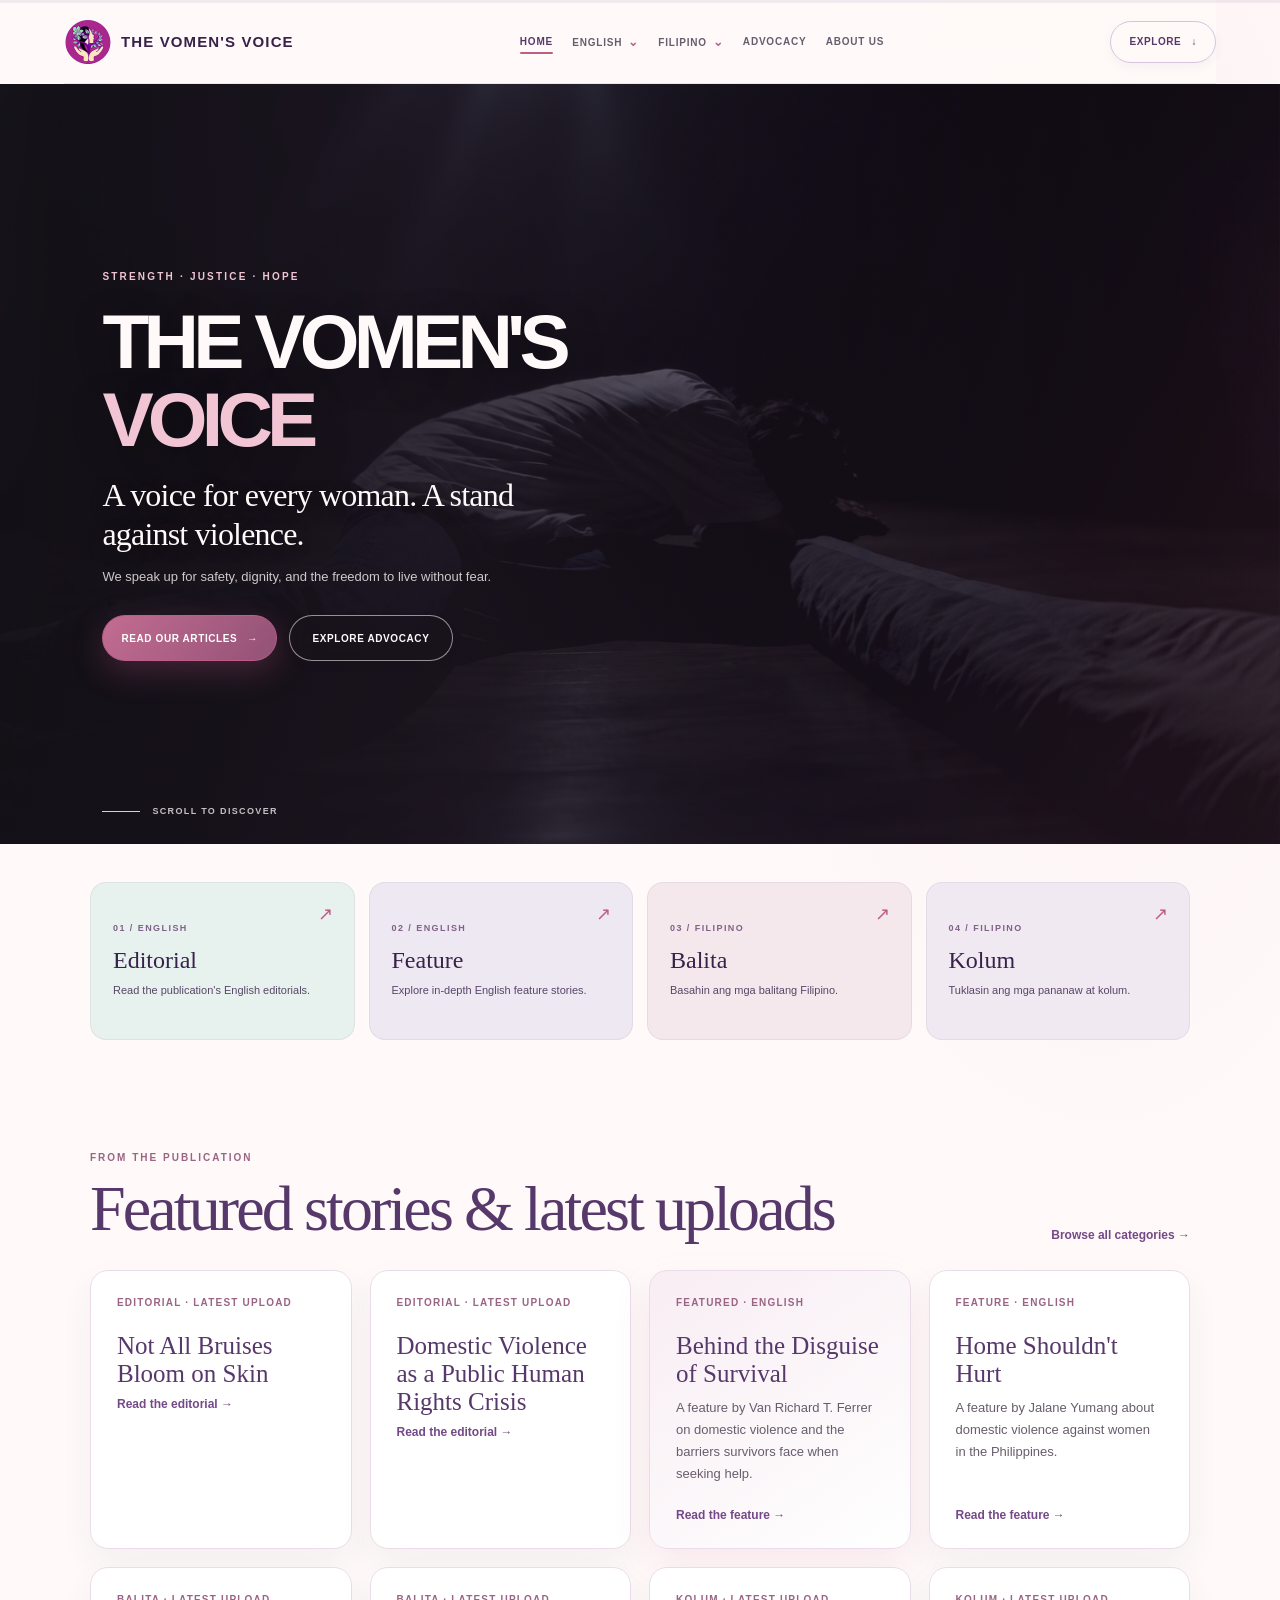
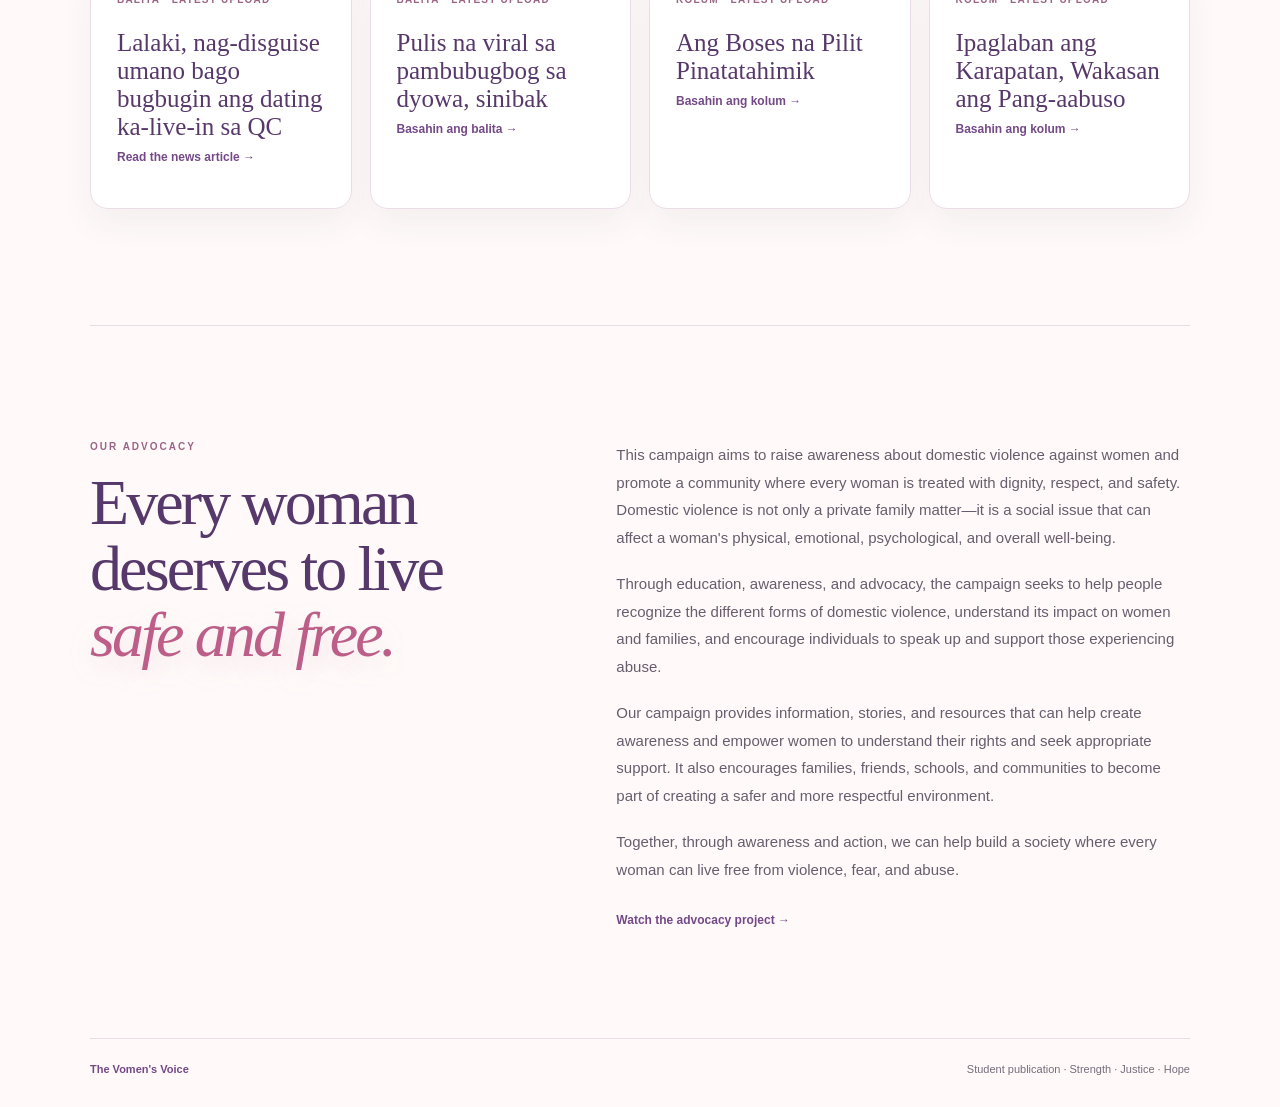
<file: index.html>
<!DOCTYPE html>
<html lang="en">
<head>
    <meta charset="UTF-8">
    <meta name="viewport" content="width=device-width, initial-scale=1.0">
    <meta name="description" content="The Vomen's Voice is a student publication advocating for women's safety, dignity, and equal voice.">
    <title>The Vomen's Voice | Home</title>
    <link rel="icon" type="image/png" sizes="32x32" href="assets/favicon.png">
    <link rel="stylesheet" href="styles.css">
</head>
<body>
    <header class="site-header" id="top">
        <a class="brand" href="myWebsite.html" aria-label="The Vomen's Voice home">
            <img class="brand-logo" src="assets/publication-logo.png" alt="">
            <span class="brand-name">The Vomen's Voice</span>
        </a>
        <nav class="main-nav" aria-label="Main navigation">
            <a class="active" href="myWebsite.html" aria-current="page">Home</a>
            <details class="nav-dropdown" name="primary-nav-sections">
                <summary>English</summary>
                <div class="nav-dropdown-menu">
                    <a href="menu.html#editorials">Editorial</a>
                    <a href="menu.html#features">Feature</a>
                </div>
            </details>
            <details class="nav-dropdown" name="primary-nav-sections">
                <summary>Filipino</summary>
                <div class="nav-dropdown-menu">
                    <a href="menu.html#balita">Balita</a>
                    <a href="menu.html#kolum">Kolum</a>
                </div>
            </details>
            <a href="advocacy.html">Advocacy</a>
            <a href="about.html">About Us</a>
        </nav>
        <div class="header-actions">
            <a class="header-explore" href="#featured">Explore <span aria-hidden="true">↓</span></a>
        </div>
    </header>
    <main>
        <section class="home-hero" aria-labelledby="home-title">
            <div class="hero-backdrop" aria-hidden="true">
                <img src="assets/cover-advocacy.png" alt="">
            </div>
            <div class="hero-copy">
                <div class="hero-brand-lockup">
                    <p class="hero-eyebrow">Strength · Justice · Hope</p>
                </div>
                <h1 class="hero-title" id="home-title">
                    <span>The Vomen's</span>
                    <span>Voice</span>
                </h1>
                <p class="hero-intro">A voice for every woman. A stand against violence.</p>
                <p class="hero-description">We speak up for safety, dignity, and the freedom to live without fear.</p>
                <div class="hero-actions">
                    <a class="button button-primary" href="menu.html#english">Read our articles <span aria-hidden="true">→</span></a>
                    <a class="button button-secondary" href="advocacy.html">Explore advocacy</a>
                </div>
            </div>
            <a class="hero-scroll" href="#featured"><span class="hero-scroll-line" aria-hidden="true"></span>Scroll to discover</a>
        </section>

        <section class="action-strip home-category-links" aria-label="Quick links to article categories">
            <a class="action-tile action-tile-education" href="menu.html#editorials">
                <span class="action-index">01 / ENGLISH</span>
                <span class="action-title">Editorial</span>
                <span class="action-description">Read the publication's English editorials.</span>
                <span class="action-arrow" aria-hidden="true">↗</span>
            </a>
            <a class="action-tile action-tile-voices" href="menu.html#features">
                <span class="action-index">02 / ENGLISH</span>
                <span class="action-title">Feature</span>
                <span class="action-description">Explore in-depth English feature stories.</span>
                <span class="action-arrow" aria-hidden="true">↗</span>
            </a>
            <a class="action-tile action-tile-advocacy" href="menu.html#balita">
                <span class="action-index">03 / FILIPINO</span>
                <span class="action-title">Balita</span>
                <span class="action-description">Basahin ang mga balitang Filipino.</span>
                <span class="action-arrow" aria-hidden="true">↗</span>
            </a>
            <a class="action-tile action-tile-column" href="menu.html#kolum">
                <span class="action-index">04 / FILIPINO</span>
                <span class="action-title">Kolum</span>
                <span class="action-description">Tuklasin ang mga pananaw at kolum.</span>
                <span class="action-arrow" aria-hidden="true">↗</span>
            </a>
        </section>

        <section class="home-content-section" id="featured" aria-labelledby="featured-title">
            <div class="section-topline">
                <div>
                    <p class="section-eyebrow">From the publication</p>
                    <h2 id="featured-title">Featured stories &amp; latest uploads</h2>
                </div>
                <a class="text-link" href="menu.html">Browse all categories <span aria-hidden="true">→</span></a>
            </div>
            <div class="story-grid">
                <article class="story-card">
                    <span class="story-label">Editorial · Latest upload</span>
                    <h3>Not All Bruises Bloom on Skin</h3>
                    <a href="editorial-not-all-bruises-bloom.html">Read the editorial <span aria-hidden="true">→</span></a>
                </article>
                <article class="story-card">
                    <span class="story-label">Editorial · Latest upload</span>
                    <h3>Domestic Violence as a Public Human Rights Crisis</h3>
                    <a href="editorial-domestic-violence-human-rights-crisis.html">Read the editorial <span aria-hidden="true">→</span></a>
                </article>
                <article class="story-card story-card-featured">
                    <span class="story-label">Featured · English</span>
                    <h3>Behind the Disguise of Survival</h3>
                    <p>A feature by Van Richard T. Ferrer on domestic violence and the barriers survivors face when seeking help.</p>
                    <a href="feature-behind-the-disguise.html">Read the feature <span aria-hidden="true">→</span></a>
                </article>
                <article class="story-card">
                    <span class="story-label">Feature · English</span>
                    <h3>Home Shouldn't Hurt</h3>
                    <p>A feature by Jalane Yumang about domestic violence against women in the Philippines.</p>
                    <a href="feature-home-shouldnt-hurt.html">Read the feature <span aria-hidden="true">→</span></a>
                </article>
                <article class="story-card">
                    <span class="story-label">Balita · Latest upload</span>
                    <h3>Lalaki, nag-disguise umano bago bugbugin ang dating ka-live-in sa QC</h3>
                    <a href="balita-qc-disguise.html">Read the news article <span aria-hidden="true">→</span></a>
                </article>
                <article class="story-card">
                    <span class="story-label">Balita · Latest upload</span>
                    <h3>Pulis na viral sa pambubugbog sa dyowa, sinibak</h3>
                    <a href="balita-pulis-viral-sinibak.html">Basahin ang balita <span aria-hidden="true">→</span></a>
                </article>
                <article class="story-card">
                    <span class="story-label">Kolum · Latest upload</span>
                    <h3>Ang Boses na Pilit Pinatatahimik</h3>
                    <a href="kolum-boses-na-pilit-pinatatahimik.html">Basahin ang kolum <span aria-hidden="true">→</span></a>
                </article>
                <article class="story-card">
                    <span class="story-label">Kolum · Latest upload</span>
                    <h3>Ipaglaban ang Karapatan, Wakasan ang Pang-aabuso</h3>
                    <a href="kolum-ipaglaban-karapatan-wakasan-pang-aabuso.html">Basahin ang kolum <span aria-hidden="true">→</span></a>
                </article>
            </div>
        </section>

        <section class="advocacy-section" id="advocacy" aria-labelledby="advocacy-title">
            <div class="advocacy-heading">
                <p class="section-eyebrow">Our advocacy</p>
                <h2 id="advocacy-title">Every woman deserves to live <em>safe and free.</em></h2>
            </div>
            <div class="advocacy-copy">
                <p>This campaign aims to raise awareness about domestic violence against women and promote a community where every woman is treated with dignity, respect, and safety. Domestic violence is not only a private family matter—it is a social issue that can affect a woman's physical, emotional, psychological, and overall well-being.</p>
                <p>Through education, awareness, and advocacy, the campaign seeks to help people recognize the different forms of domestic violence, understand its impact on women and families, and encourage individuals to speak up and support those experiencing abuse.</p>
                <p>Our campaign provides information, stories, and resources that can help create awareness and empower women to understand their rights and seek appropriate support. It also encourages families, friends, schools, and communities to become part of creating a safer and more respectful environment.</p>
                <p>Together, through awareness and action, we can help build a society where every woman can live free from violence, fear, and abuse.</p>
                <a class="text-link" href="advocacy.html#video">Watch the advocacy project <span aria-hidden="true">→</span></a>
            </div>
        </section>
    </main>
    <footer class="site-footer">
        <a href="#top">The Vomen's Voice</a>
        <span>Student publication · Strength · Justice · Hope</span>
    </footer>
    <script src="pages.js" defer></script>
</body>
</html>
</file>
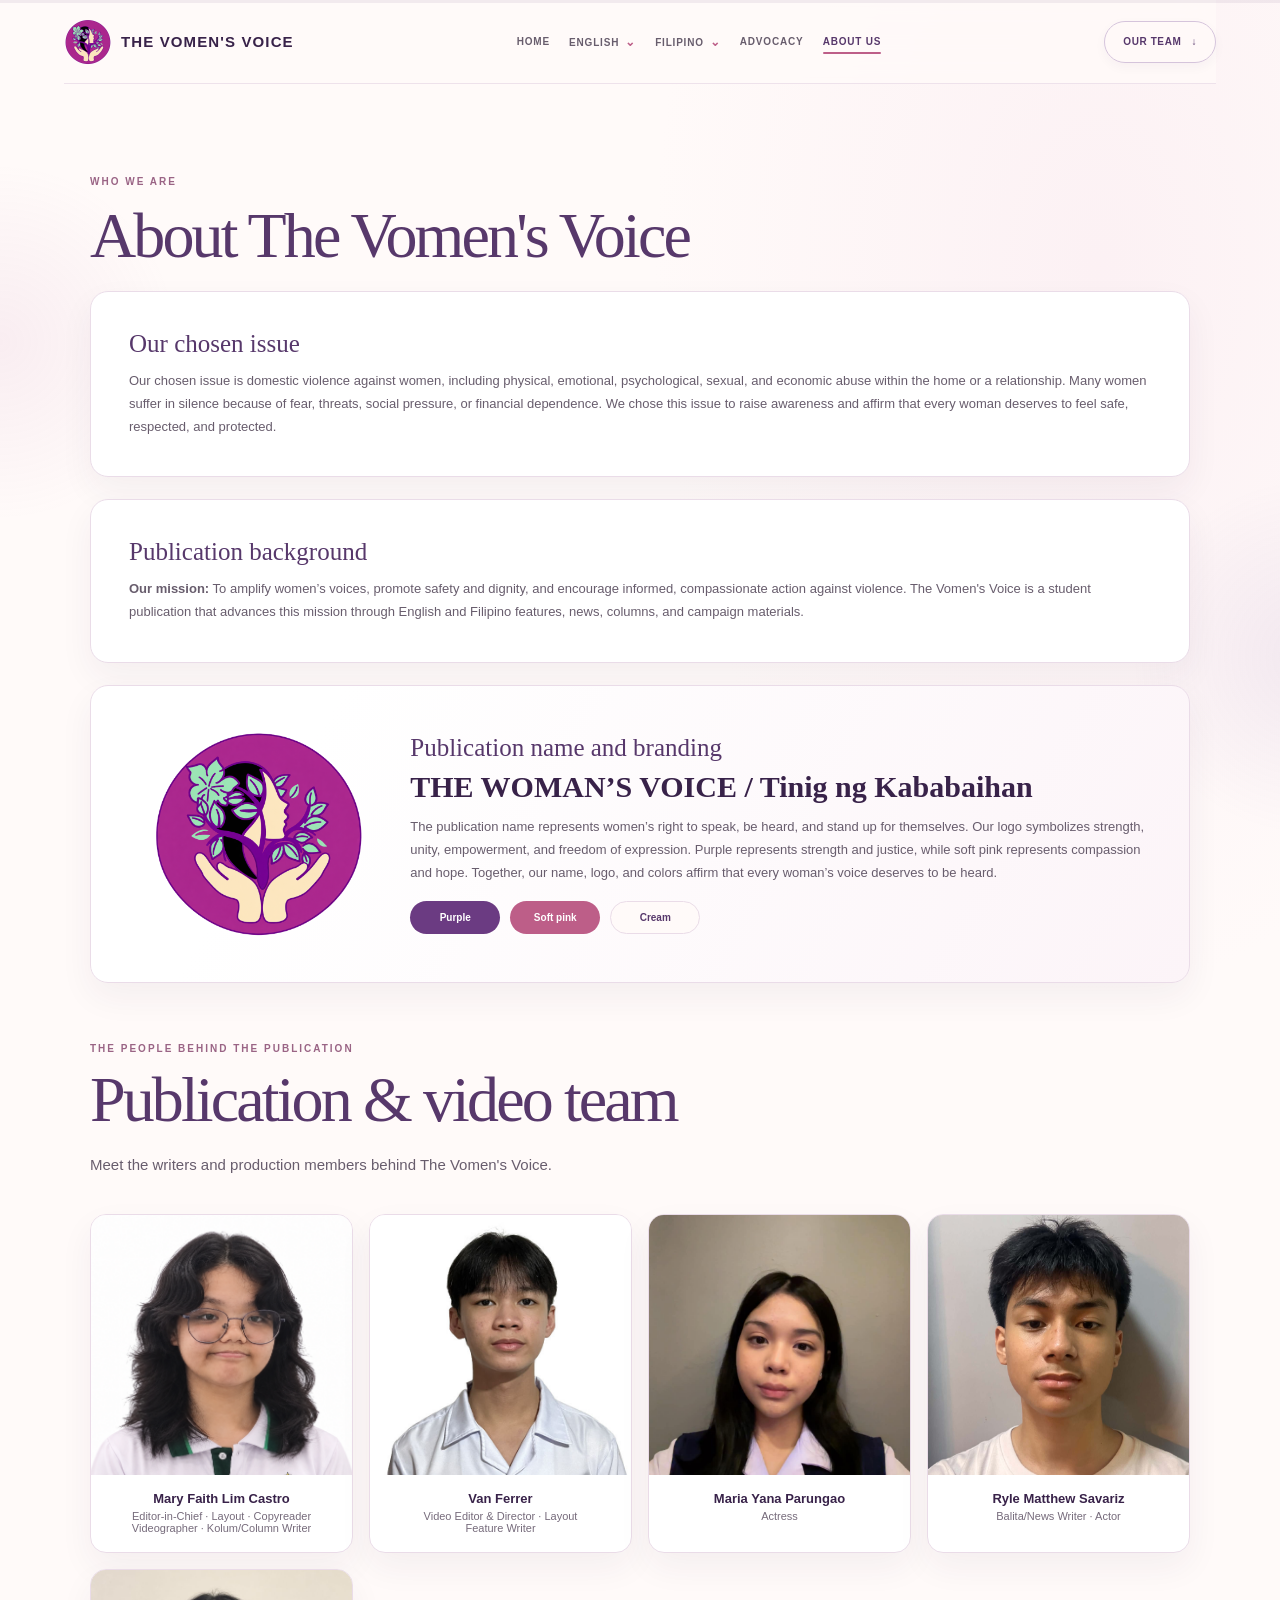
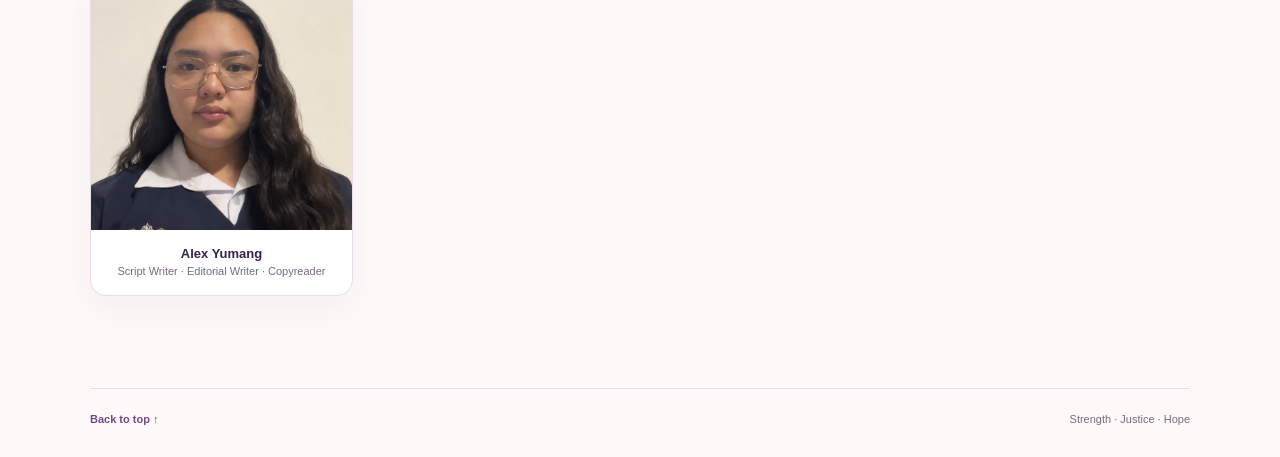
<file: about.html>
<!DOCTYPE html>
<html lang="en">
<head>
    <meta charset="UTF-8">
    <meta name="viewport" content="width=device-width, initial-scale=1.0">
    <meta name="description" content="Learn about The Vomen's Voice student publication and its editorial team.">
    <title>About Us | The Vomen's Voice</title>
    <link rel="icon" type="image/png" sizes="32x32" href="assets/favicon.png">
    <link rel="stylesheet" href="styles.css">
</head>
<body>
    <header class="site-header" id="top">
        <a class="brand" href="myWebsite.html" aria-label="The Vomen's Voice home"><img class="brand-logo" src="assets/publication-logo.png" alt=""><span class="brand-name">The Vomen's Voice</span></a>
        <nav class="main-nav" aria-label="Main navigation">
            <a href="myWebsite.html">Home</a>
            <details class="nav-dropdown" name="primary-nav-sections">
                <summary>English</summary>
                <div class="nav-dropdown-menu">
                    <a href="menu.html#editorials">Editorial</a>
                    <a href="menu.html#features">Feature</a>
                </div>
            </details>
            <details class="nav-dropdown" name="primary-nav-sections">
                <summary>Filipino</summary>
                <div class="nav-dropdown-menu">
                    <a href="menu.html#balita">Balita</a>
                    <a href="menu.html#kolum">Kolum</a>
                </div>
            </details>
            <a href="advocacy.html">Advocacy</a>
            <a class="active" href="about.html" aria-current="page">About Us</a>
        </nav>
        <div class="header-actions"><a class="header-explore" href="#team">Our team <span aria-hidden="true">↓</span></a></div>
    </header>
    <main class="page-content publication-content">
        <p class="section-eyebrow">Who we are</p>
        <h1>About The Vomen's Voice</h1>
        <section class="about-panel">
            <h2>Our chosen issue</h2>
            <p class="editor-note">Our chosen issue is domestic violence against women, including physical, emotional, psychological, sexual, and economic abuse within the home or a relationship. Many women suffer in silence because of fear, threats, social pressure, or financial dependence. We chose this issue to raise awareness and affirm that every woman deserves to feel safe, respected, and protected.</p>
        </section>
        <section class="about-panel">
            <h2>Publication background</h2>
            <p class="editor-note"><strong>Our mission:</strong> To amplify women’s voices, promote safety and dignity, and encourage informed, compassionate action against violence. The Vomen's Voice is a student publication that advances this mission through English and Filipino features, news, columns, and campaign materials.</p>
        </section>
        <section class="about-panel identity-panel">
            <img class="identity-logo" src="assets/publication-logo.png" alt="The Vomen's Voice logo">
            <div class="identity-copy">
                <h2>Publication name and branding</h2>
                <p class="identity-name">THE WOMAN’S VOICE / Tinig ng Kababaihan</p>
                <p class="editor-note">The publication name represents women’s right to speak, be heard, and stand up for themselves. Our logo symbolizes strength, unity, empowerment, and freedom of expression. Purple represents strength and justice, while soft pink represents compassion and hope. Together, our name, logo, and colors affirm that every woman’s voice deserves to be heard.</p>
                <div class="identity-swatches" aria-label="Publication colors">
                    <span class="swatch swatch-purple">Purple</span>
                    <span class="swatch swatch-rose">Soft pink</span>
                    <span class="swatch swatch-cream">Cream</span>
                </div>
            </div>
        </section>
        <section class="team-section" id="team" aria-labelledby="team-title">
            <p class="section-eyebrow">The people behind the publication</p>
            <h2 id="team-title">Publication &amp; video team</h2>
            <p class="page-intro">Meet the writers and production members behind The Vomen's Voice.</p>
            <div class="team-grid">
                <article class="team-card">
                    <div class="photo-placeholder"><img src="assets/team-mary-faith.png" alt="Mary Faith Lim Castro"></div>
                    <h3>Mary Faith Lim Castro</h3>
                    <p>Editor-in-Chief · Layout · Copyreader<br>Videographer · Kolum/Column Writer</p>
                </article>
                <article class="team-card">
                    <div class="photo-placeholder"><img src="assets/team-van.png" alt="Van Ferrer"></div>
                    <h3>Van Ferrer</h3>
                    <p>Video Editor &amp; Director · Layout<br>Feature Writer</p>
                </article>
                <article class="team-card team-card-yana">
                    <div class="photo-placeholder"><img src="assets/team-yana.png" alt="Maria Yana Parungao"></div>
                    <h3>Maria Yana Parungao</h3>
                    <p>Actress</p>
                </article>
                <article class="team-card">
                    <div class="photo-placeholder"><img src="assets/team-ryle.png" alt="Ryle Matthew Savariz"></div>
                    <h3>Ryle Matthew Savariz</h3>
                    <p>Balita/News Writer · Actor</p>
                </article>
                <article class="team-card">
                    <div class="photo-placeholder"><img src="assets/team-alex.png" alt="Alex Yumang"></div>
                    <h3>Alex Yumang</h3>
                    <p>Script Writer · Editorial Writer · Copyreader</p>
                </article>
            </div>
        </section>
    </main>
    <footer class="site-footer">
        <a href="#top">Back to top ↑</a>
        <span>Strength · Justice · Hope</span>
    </footer>
    <script src="pages.js" defer></script>
</body>
</html>
</file>
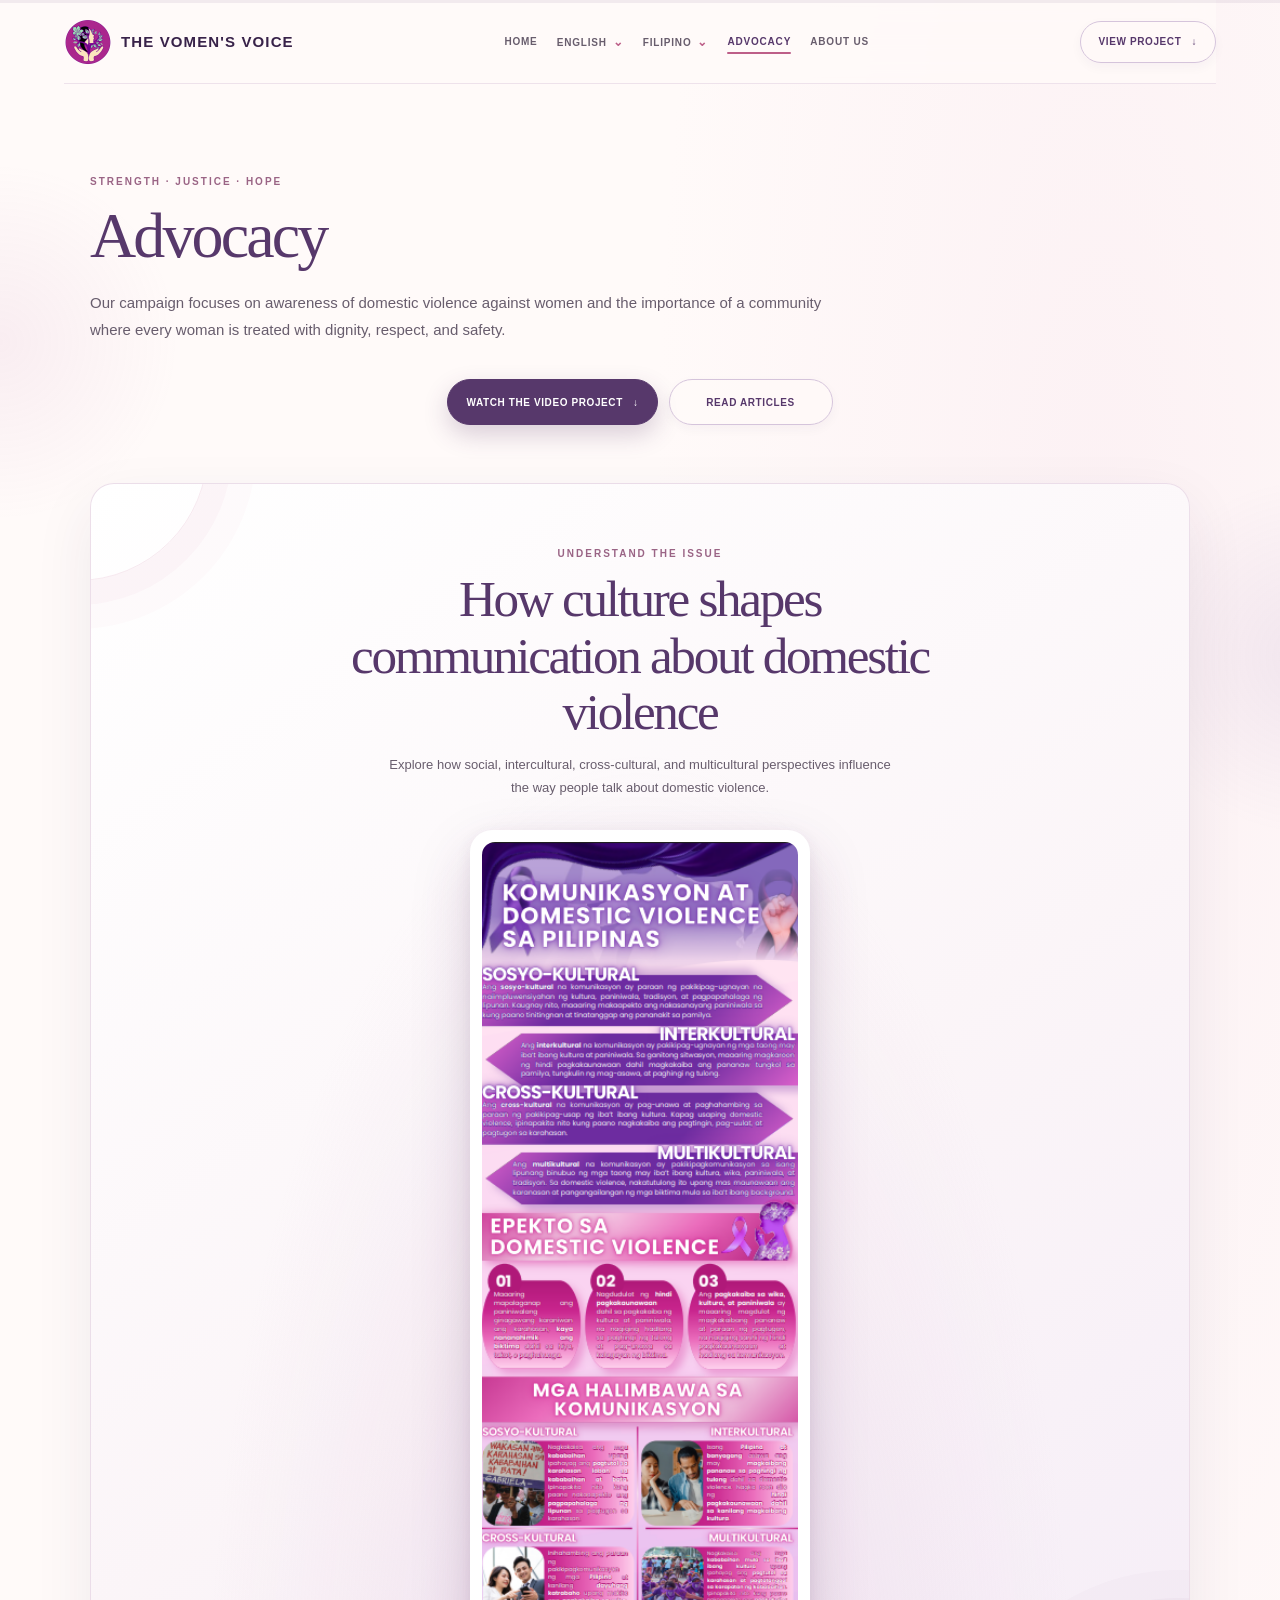
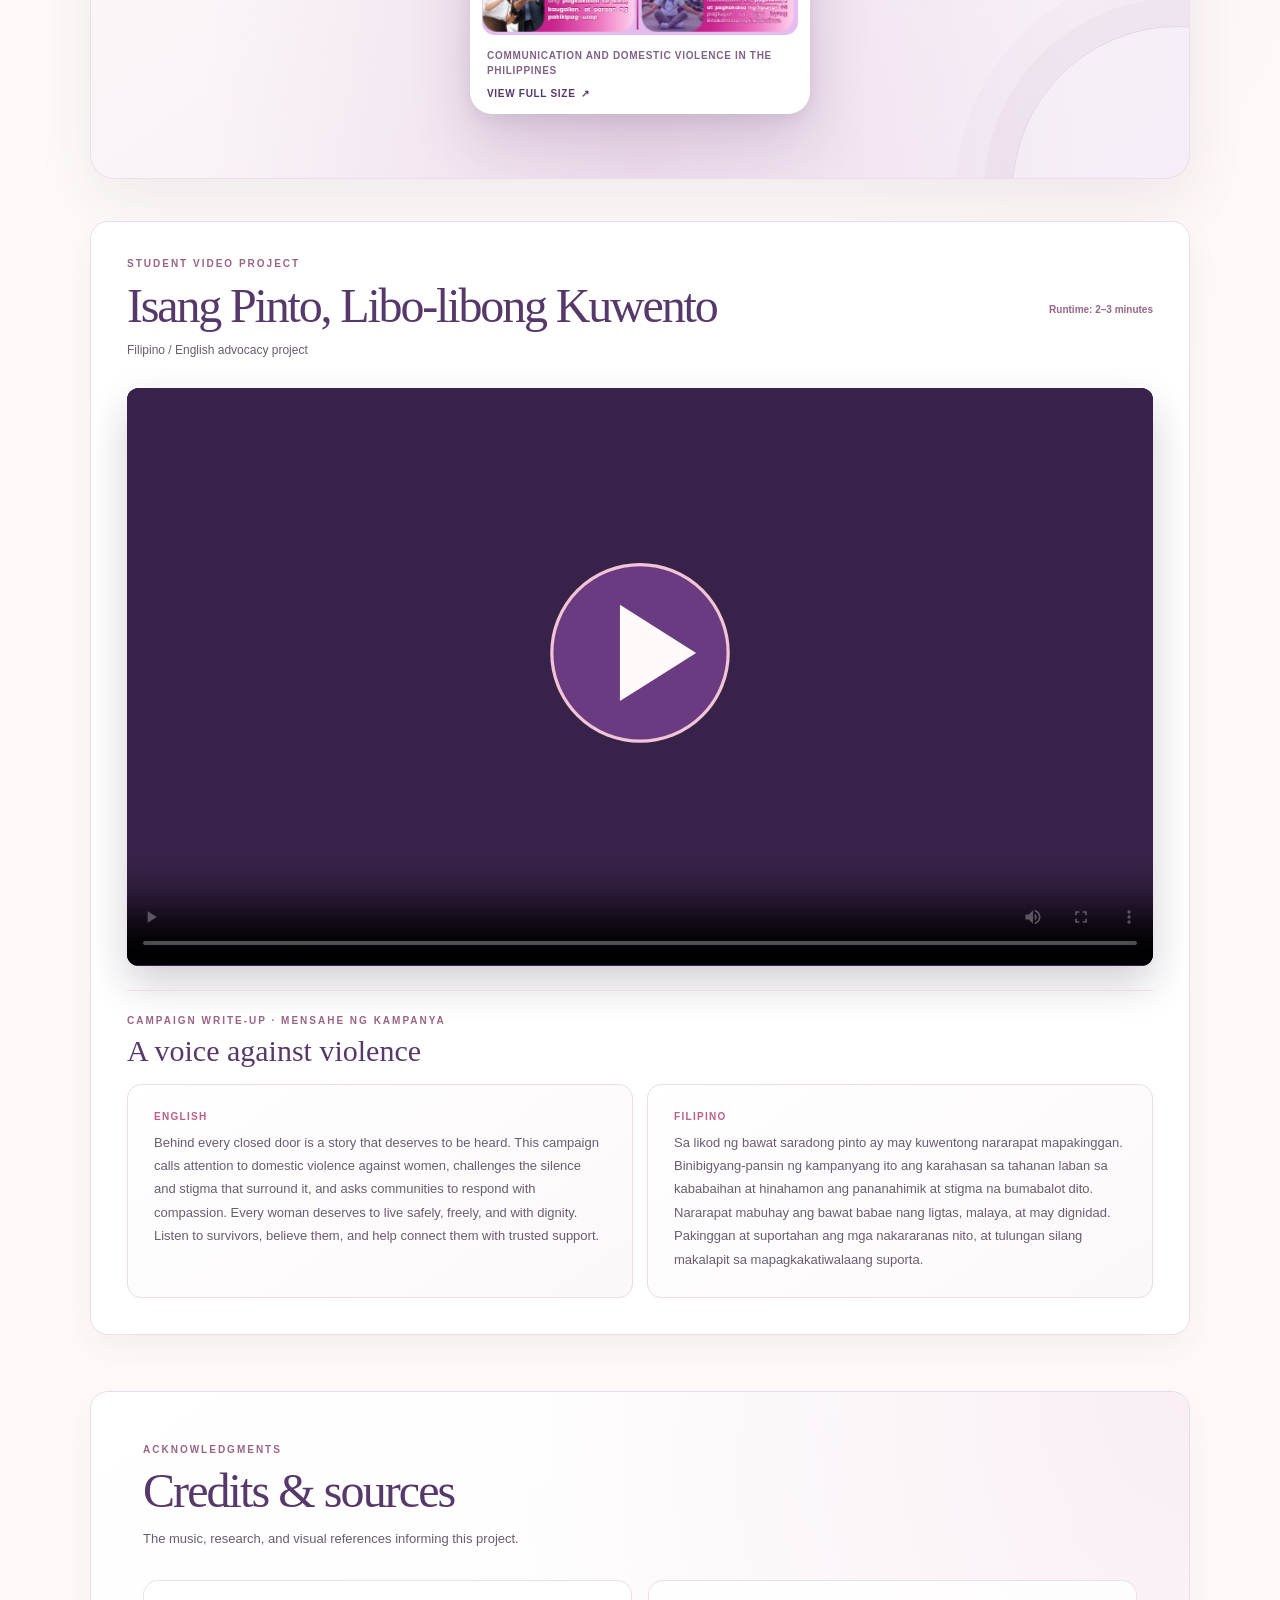
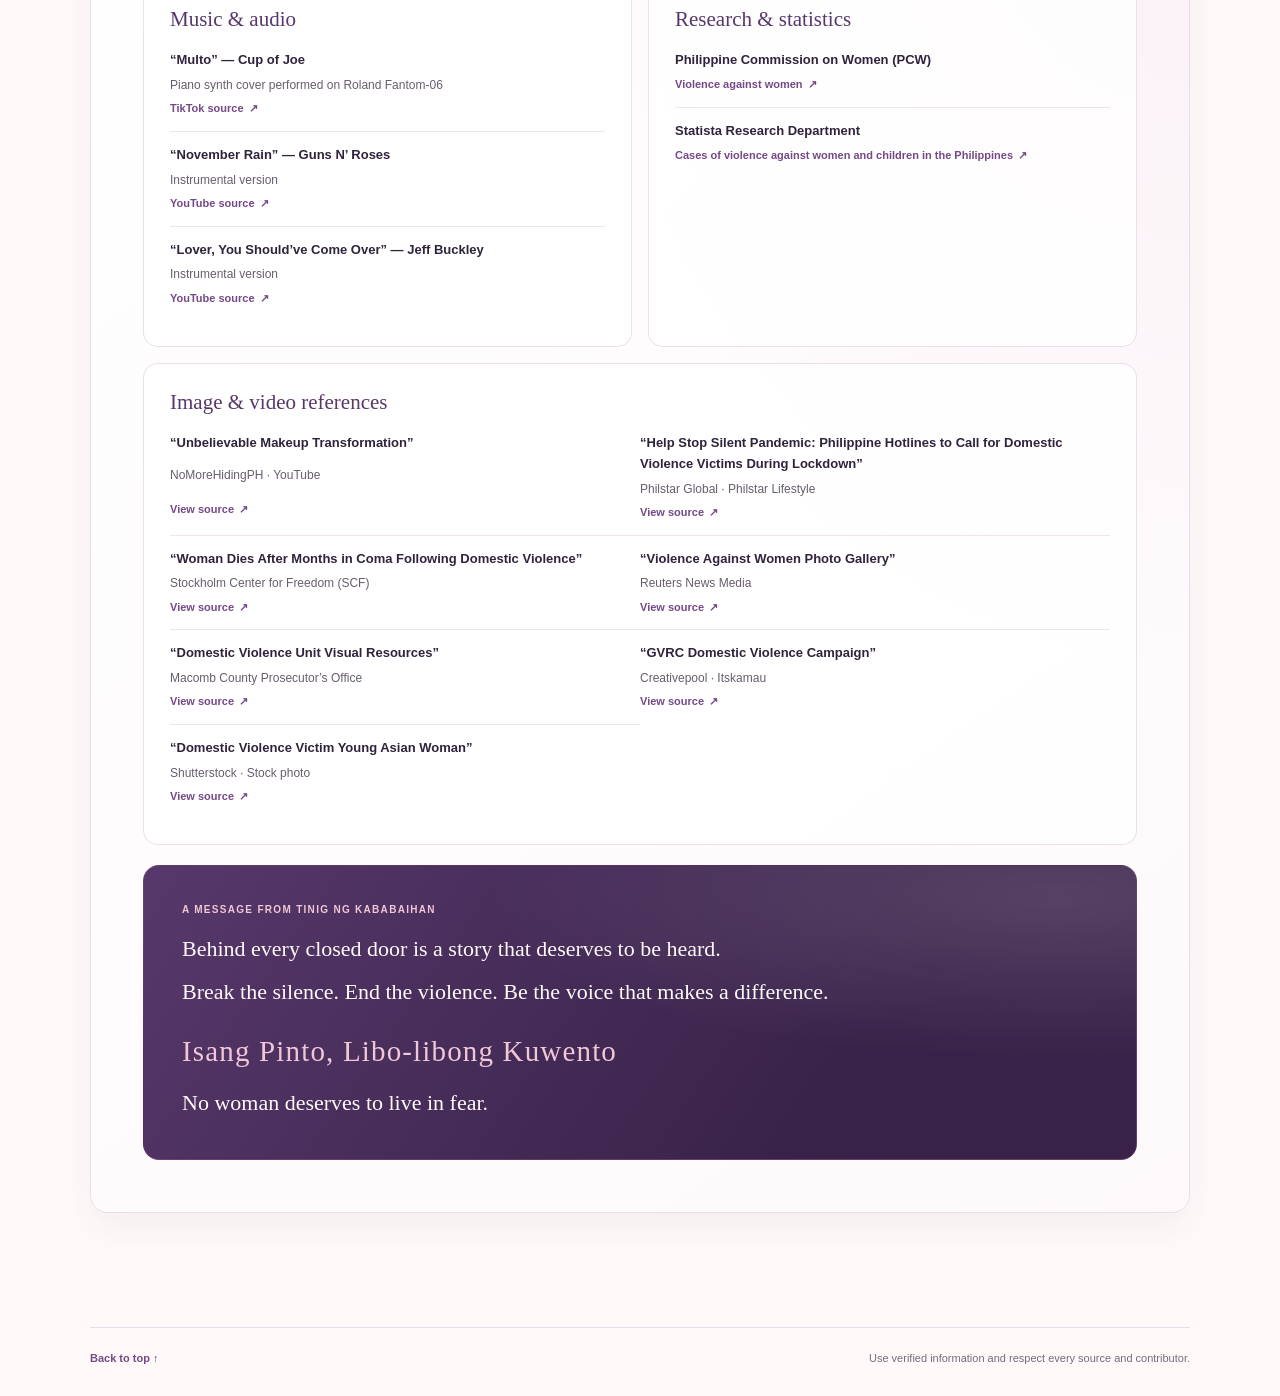
<file: advocacy.html>
<!DOCTYPE html>
<html lang="en">
<head>
    <meta charset="UTF-8">
    <meta name="viewport" content="width=device-width, initial-scale=1.0">
    <meta name="description" content="The Vomen's Voice advocacy campaign and student-produced video project.">
    <title>Advocacy | The Vomen's Voice</title>
    <link rel="icon" type="image/png" sizes="32x32" href="assets/favicon.png">
    <link rel="stylesheet" href="styles.css">
</head>
<body>
    <header class="site-header" id="top">
        <a class="brand" href="myWebsite.html" aria-label="The Vomen's Voice home"><img class="brand-logo" src="assets/publication-logo.png" alt=""><span class="brand-name">The Vomen's Voice</span></a>
        <nav class="main-nav" aria-label="Main navigation">
            <a href="myWebsite.html">Home</a>
            <details class="nav-dropdown" name="primary-nav-sections">
                <summary>English</summary>
                <div class="nav-dropdown-menu">
                    <a href="menu.html#editorials">Editorial</a>
                    <a href="menu.html#features">Feature</a>
                </div>
            </details>
            <details class="nav-dropdown" name="primary-nav-sections">
                <summary>Filipino</summary>
                <div class="nav-dropdown-menu">
                    <a href="menu.html#balita">Balita</a>
                    <a href="menu.html#kolum">Kolum</a>
                </div>
            </details>
            <a class="active" href="advocacy.html" aria-current="page">Advocacy</a>
            <a href="about.html">About Us</a>
        </nav>
        <div class="header-actions"><a class="header-explore" href="#video">View project <span aria-hidden="true">↓</span></a></div>
    </header>
    <main class="page-content publication-content">
        <p class="section-eyebrow">Strength · Justice · Hope</p>
        <h1>Advocacy</h1>
        <p class="page-intro">Our campaign focuses on awareness of domestic violence against women and the importance of a community where every woman is treated with dignity, respect, and safety.</p>
        <div class="hero-actions advocacy-actions">
            <a class="button button-primary" href="#video">Watch the video project <span aria-hidden="true">↓</span></a>
            <a class="button button-secondary" href="menu.html">Read articles</a>
        </div>

        <section class="infographic-feature" aria-labelledby="infographic-title">
            <div class="infographic-copy">
                <p class="section-eyebrow">Understand the issue</p>
                <h2 id="infographic-title">How culture shapes communication about domestic violence</h2>
                <p>Explore how social, intercultural, cross-cultural, and multicultural perspectives influence the way people talk about domestic violence.</p>
            </div>
            <figure class="infographic-card">
                <div class="infographic-image-wrap">
                    <a href="assets/dv-communication-infographic.png" target="_blank" rel="noopener noreferrer" aria-label="Open the full-size infographic in a new tab">
                        <img src="assets/dv-communication-infographic.png" alt="Filipino infographic explaining social, intercultural, cross-cultural, and multicultural communication around domestic violence, with effects and examples.">
                    </a>
                </div>
                <figcaption>
                    <span>Communication and domestic violence in the Philippines</span>
                    <a href="assets/dv-communication-infographic.png" target="_blank" rel="noopener noreferrer">View full size <span aria-hidden="true">↗</span></a>
                </figcaption>
            </figure>
        </section>

        <section class="video-project" id="video" aria-labelledby="video-title">
            <div class="section-topline">
                <div>
                    <p class="section-eyebrow">Student video project</p>
                    <h2 id="video-title">Isang Pinto, Libo-libong Kuwento</h2>
                    <p class="video-language-note">Filipino / English advocacy project</p>
                </div>
                <span class="video-duration">Runtime: 2–3 minutes</span>
            </div>
            <div class="video-frame">
                <video controls preload="metadata" poster="assets/video-poster.svg" aria-label="Student advocacy video about women's safety">
                    <source src="assets/GROUP3_LCS_PETA_FT_DomesticViolence.mp4" type="video/mp4">
                    Your browser does not support embedded video playback.
                </video>
            </div>
            <section class="campaign-writeup" aria-labelledby="campaign-writeup-title">
                <div class="campaign-writeup-heading">
                    <p class="section-eyebrow">Campaign write-up · Mensahe ng kampanya</p>
                    <h3 id="campaign-writeup-title">A voice against violence</h3>
                </div>
                <div class="campaign-language-grid">
                    <div class="campaign-language">
                        <h4>English</h4>
                        <p>Behind every closed door is a story that deserves to be heard. This campaign calls attention to domestic violence against women, challenges the silence and stigma that surround it, and asks communities to respond with compassion. Every woman deserves to live safely, freely, and with dignity. Listen to survivors, believe them, and help connect them with trusted support.</p>
                    </div>
                    <div class="campaign-language" lang="fil">
                        <h4>Filipino</h4>
                        <p>Sa likod ng bawat saradong pinto ay may kuwentong nararapat mapakinggan. Binibigyang-pansin ng kampanyang ito ang karahasan sa tahanan laban sa kababaihan at hinahamon ang pananahimik at stigma na bumabalot dito. Nararapat mabuhay ang bawat babae nang ligtas, malaya, at may dignidad. Pakinggan at suportahan ang mga nakararanas nito, at tulungan silang makalapit sa mapagkakatiwalaang suporta.</p>
                    </div>
                </div>
            </section>
        </section>

        <section class="credits-panel project-credits" aria-labelledby="credits-title">
            <div class="project-credits-heading">
                <p class="section-eyebrow">Acknowledgments</p>
                <h2 id="credits-title">Credits &amp; sources</h2>
                <p class="editor-note">The music, research, and visual references informing this project.</p>
            </div>
            <div class="credits-grid">
                <section class="credit-group" aria-labelledby="music-credits-title">
                    <h3 id="music-credits-title">Music &amp; audio</h3>
                    <ul>
                        <li>
                            <span class="credit-title">“Multo” — Cup of Joe</span>
                            <span class="credit-detail">Piano synth cover performed on Roland Fantom-06</span>
                            <a href="https://www.tiktok.com/@electric.vibes25/video/7601284438122663176" target="_blank" rel="noopener noreferrer">TikTok source <span aria-hidden="true">↗</span></a>
                        </li>
                        <li>
                            <span class="credit-title">“November Rain” — Guns N’ Roses</span>
                            <span class="credit-detail">Instrumental version</span>
                            <a href="https://youtu.be/mVFIGnKL2Rg" target="_blank" rel="noopener noreferrer">YouTube source <span aria-hidden="true">↗</span></a>
                        </li>
                        <li>
                            <span class="credit-title">“Lover, You Should’ve Come Over” — Jeff Buckley</span>
                            <span class="credit-detail">Instrumental version</span>
                            <a href="https://youtu.be/OYWZMiO7Keg" target="_blank" rel="noopener noreferrer">YouTube source <span aria-hidden="true">↗</span></a>
                        </li>
                    </ul>
                </section>
                <section class="credit-group" aria-labelledby="research-credits-title">
                    <h3 id="research-credits-title">Research &amp; statistics</h3>
                    <ul>
                        <li>
                            <span class="credit-title">Philippine Commission on Women (PCW)</span>
                            <a href="https://pcw.gov.ph/violence-against-women/" target="_blank" rel="noopener noreferrer">Violence against women <span aria-hidden="true">↗</span></a>
                        </li>
                        <li>
                            <span class="credit-title">Statista Research Department</span>
                            <a href="https://www.statista.com/statistics/1264780/philippines-cases-of-violence-against-women-and-children/" target="_blank" rel="noopener noreferrer">Cases of violence against women and children in the Philippines <span aria-hidden="true">↗</span></a>
                        </li>
                    </ul>
                </section>
                <section class="credit-group credit-group-wide" aria-labelledby="visual-credits-title">
                    <h3 id="visual-credits-title">Image &amp; video references</h3>
                    <ul class="visual-credit-list">
                        <li>
                            <span class="credit-title">“Unbelievable Makeup Transformation”</span>
                            <span class="credit-detail">NoMoreHidingPH · YouTube</span>
                            <a href="https://youtu.be/4NzXKxkdV98" target="_blank" rel="noopener noreferrer">View source <span aria-hidden="true">↗</span></a>
                        </li>
                        <li>
                            <span class="credit-title">“Help Stop Silent Pandemic: Philippine Hotlines to Call for Domestic Violence Victims During Lockdown”</span>
                            <span class="credit-detail">Philstar Global · Philstar Lifestyle</span>
                            <a href="https://www.philstar.com/lifestyle/health-and-family/2020/07/30/2031838/help-stop-silent-pandemic-philippine-hotlines-call-domestic-violence-victims-during-lockdown" target="_blank" rel="noopener noreferrer">View source <span aria-hidden="true">↗</span></a>
                        </li>
                        <li>
                            <span class="credit-title">“Woman Dies After Months in Coma Following Domestic Violence”</span>
                            <span class="credit-detail">Stockholm Center for Freedom (SCF)</span>
                            <a href="https://stockholmcf.org/woman-dies-after-months-in-coma-following-domestic-violence/" target="_blank" rel="noopener noreferrer">View source <span aria-hidden="true">↗</span></a>
                        </li>
                        <li>
                            <span class="credit-title">“Violence Against Women Photo Gallery”</span>
                            <span class="credit-detail">Reuters News Media</span>
                            <a href="https://www.reuters.com/news/picture/violence-against-women-idJPRTXCDUS/" target="_blank" rel="noopener noreferrer">View source <span aria-hidden="true">↗</span></a>
                        </li>
                        <li>
                            <span class="credit-title">“Domestic Violence Unit Visual Resources”</span>
                            <span class="credit-detail">Macomb County Prosecutor’s Office</span>
                            <a href="https://www.macombgov.org/departments/prosecutors-office/units/domestic-violence-unit" target="_blank" rel="noopener noreferrer">View source <span aria-hidden="true">↗</span></a>
                        </li>
                        <li>
                            <span class="credit-title">“GVRC Domestic Violence Campaign”</span>
                            <span class="credit-detail">Creativepool · Itskamau</span>
                            <a href="https://creativepool.com/itskamau/projects/gvrc-domestic-violence" target="_blank" rel="noopener noreferrer">View source <span aria-hidden="true">↗</span></a>
                        </li>
                        <li>
                            <span class="credit-title">“Domestic Violence Victim Young Asian Woman”</span>
                            <span class="credit-detail">Shutterstock · Stock photo</span>
                            <a href="https://www.shutterstock.com/image-photo/domestic-violence-victim-young-asian-woman-39879049" target="_blank" rel="noopener noreferrer">View source <span aria-hidden="true">↗</span></a>
                        </li>
                    </ul>
                </section>
            </div>
            <aside class="credits-message" aria-label="A message from Tinig ng Kababaihan">
                <p class="credits-message-label">A message from Tinig ng Kababaihan</p>
                <blockquote>
                    <p>Behind every closed door is a story that deserves to be heard.</p>
                    <p>Break the silence. End the violence. Be the voice that makes a difference.</p>
                    <p class="credits-message-slogan">Isang Pinto, Libo-libong Kuwento</p>
                    <p>No woman deserves to live in fear.</p>
                </blockquote>
            </aside>
        </section>
    </main>
    <footer class="site-footer">
        <a href="#top">Back to top ↑</a>
        <span>Use verified information and respect every source and contributor.</span>
    </footer>
    <script src="pages.js" defer></script>
</body>
</html>
</file>
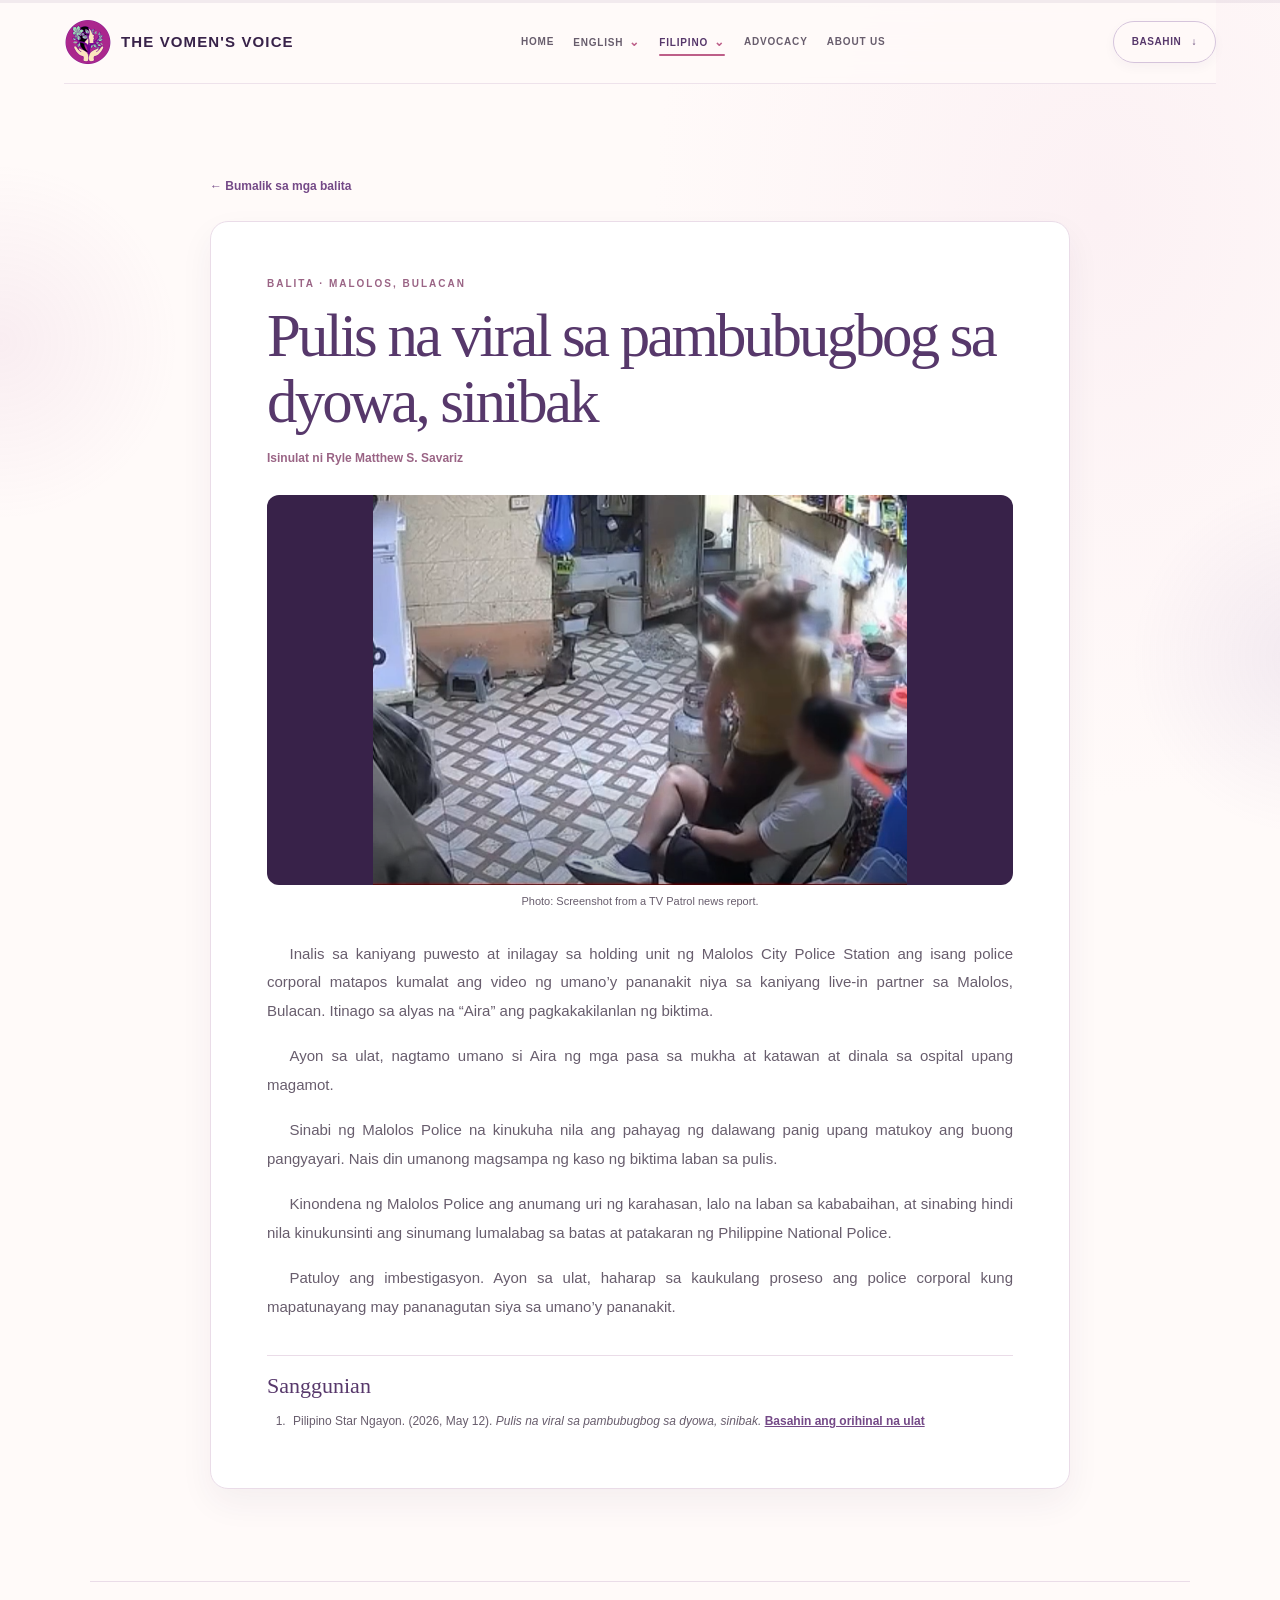
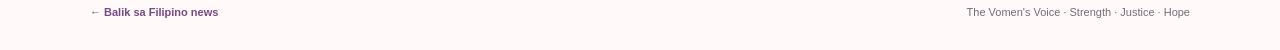
<file: balita-pulis-viral-sinibak.html>
<!DOCTYPE html>
<html lang="fil">
<head>
    <meta charset="UTF-8">
    <meta name="viewport" content="width=device-width, initial-scale=1.0">
    <meta name="description" content="Iniulat ng Pilipino Star Ngayon na inalis sa puwesto at inilagay sa holding unit ang pulis na iniimbestigahan kaugnay ng umano'y pambubugbog sa kaniyang live-in partner sa Malolos.">
    <title>Pulis na viral sa pambubugbog sa dyowa, sinibak | The Vomen's Voice</title>
    <link rel="icon" type="image/png" sizes="32x32" href="assets/favicon.png">
    <link rel="stylesheet" href="styles.css">
</head>
<body>
    <header class="site-header" id="top">
        <a class="brand" href="myWebsite.html" aria-label="The Vomen's Voice home"><img class="brand-logo" src="assets/publication-logo.png" alt=""><span class="brand-name">The Vomen's Voice</span></a>
        <nav class="main-nav" aria-label="Main navigation">
            <a href="myWebsite.html">Home</a>
            <details class="nav-dropdown" name="primary-nav-sections">
                <summary>English</summary>
                <div class="nav-dropdown-menu">
                    <a href="menu.html#editorials">Editorial</a>
                    <a href="menu.html#features">Feature</a>
                </div>
            </details>
            <details class="nav-dropdown" name="primary-nav-sections">
                <summary class="active" aria-current="page">Filipino</summary>
                <div class="nav-dropdown-menu">
                    <a class="active" href="menu.html#balita" aria-current="page">Balita</a>
                    <a href="menu.html#kolum">Kolum</a>
                </div>
            </details>
            <a href="advocacy.html">Advocacy</a>
            <a href="about.html">About Us</a>
        </nav>
        <div class="header-actions"><a class="header-explore" href="#article">Basahin <span aria-hidden="true">↓</span></a></div>
    </header>
    <main class="page-content publication-content article-page" id="article">
        <a class="article-back-link" href="menu.html#balita">← Bumalik sa mga balita</a>
        <article class="article-detail">
            <p class="section-eyebrow">Balita · Malolos, Bulacan</p>
            <h1>Pulis na viral sa pambubugbog sa dyowa, sinibak</h1>
            <p class="article-detail-byline">Isinulat ni Ryle Matthew S. Savariz</p>
            <figure class="article-illustration">
                <img src="assets/balita-pulis-tvpatrol.png" alt="Blurred CCTV still shown in a TV Patrol report about the alleged assault in Malolos.">
                <figcaption>Photo: Screenshot from a TV Patrol news report.</figcaption>
            </figure>
            <div class="article-body">
                <p>Inalis sa kaniyang puwesto at inilagay sa holding unit ng Malolos City Police Station ang isang police corporal matapos kumalat ang video ng umano’y pananakit niya sa kaniyang live-in partner sa Malolos, Bulacan. Itinago sa alyas na “Aira” ang pagkakakilanlan ng biktima.</p>
                <p>Ayon sa ulat, nagtamo umano si Aira ng mga pasa sa mukha at katawan at dinala sa ospital upang magamot.</p>
                <p>Sinabi ng Malolos Police na kinukuha nila ang pahayag ng dalawang panig upang matukoy ang buong pangyayari. Nais din umanong magsampa ng kaso ng biktima laban sa pulis.</p>
                <p>Kinondena ng Malolos Police ang anumang uri ng karahasan, lalo na laban sa kababaihan, at sinabing hindi nila kinukunsinti ang sinumang lumalabag sa batas at patakaran ng Philippine National Police.</p>
                <p>Patuloy ang imbestigasyon. Ayon sa ulat, haharap sa kaukulang proseso ang police corporal kung mapatunayang may pananagutan siya sa umano’y pananakit.</p>
            </div>
            <section class="article-sources" aria-labelledby="news-reference-title">
                <h2 id="news-reference-title">Sanggunian</h2>
                <ol>
                    <li>Pilipino Star Ngayon. (2026, May 12). <em>Pulis na viral sa pambubugbog sa dyowa, sinibak.</em> <a href="https://www.philstar.com/pilipino-star-ngayon/probinsiya/2026/05/12/2527367/pulis-na-viral-sa-pambubugbog-sa-dyowa-sinibak" target="_blank" rel="noopener noreferrer">Basahin ang orihinal na ulat</a></li>
                </ol>
            </section>
        </article>
    </main>
    <footer class="site-footer">
        <a href="menu.html#balita">← Balik sa Filipino news</a>
        <span>The Vomen's Voice · Strength · Justice · Hope</span>
    </footer>
    <script src="pages.js" defer></script>
</body>
</html>
</file>
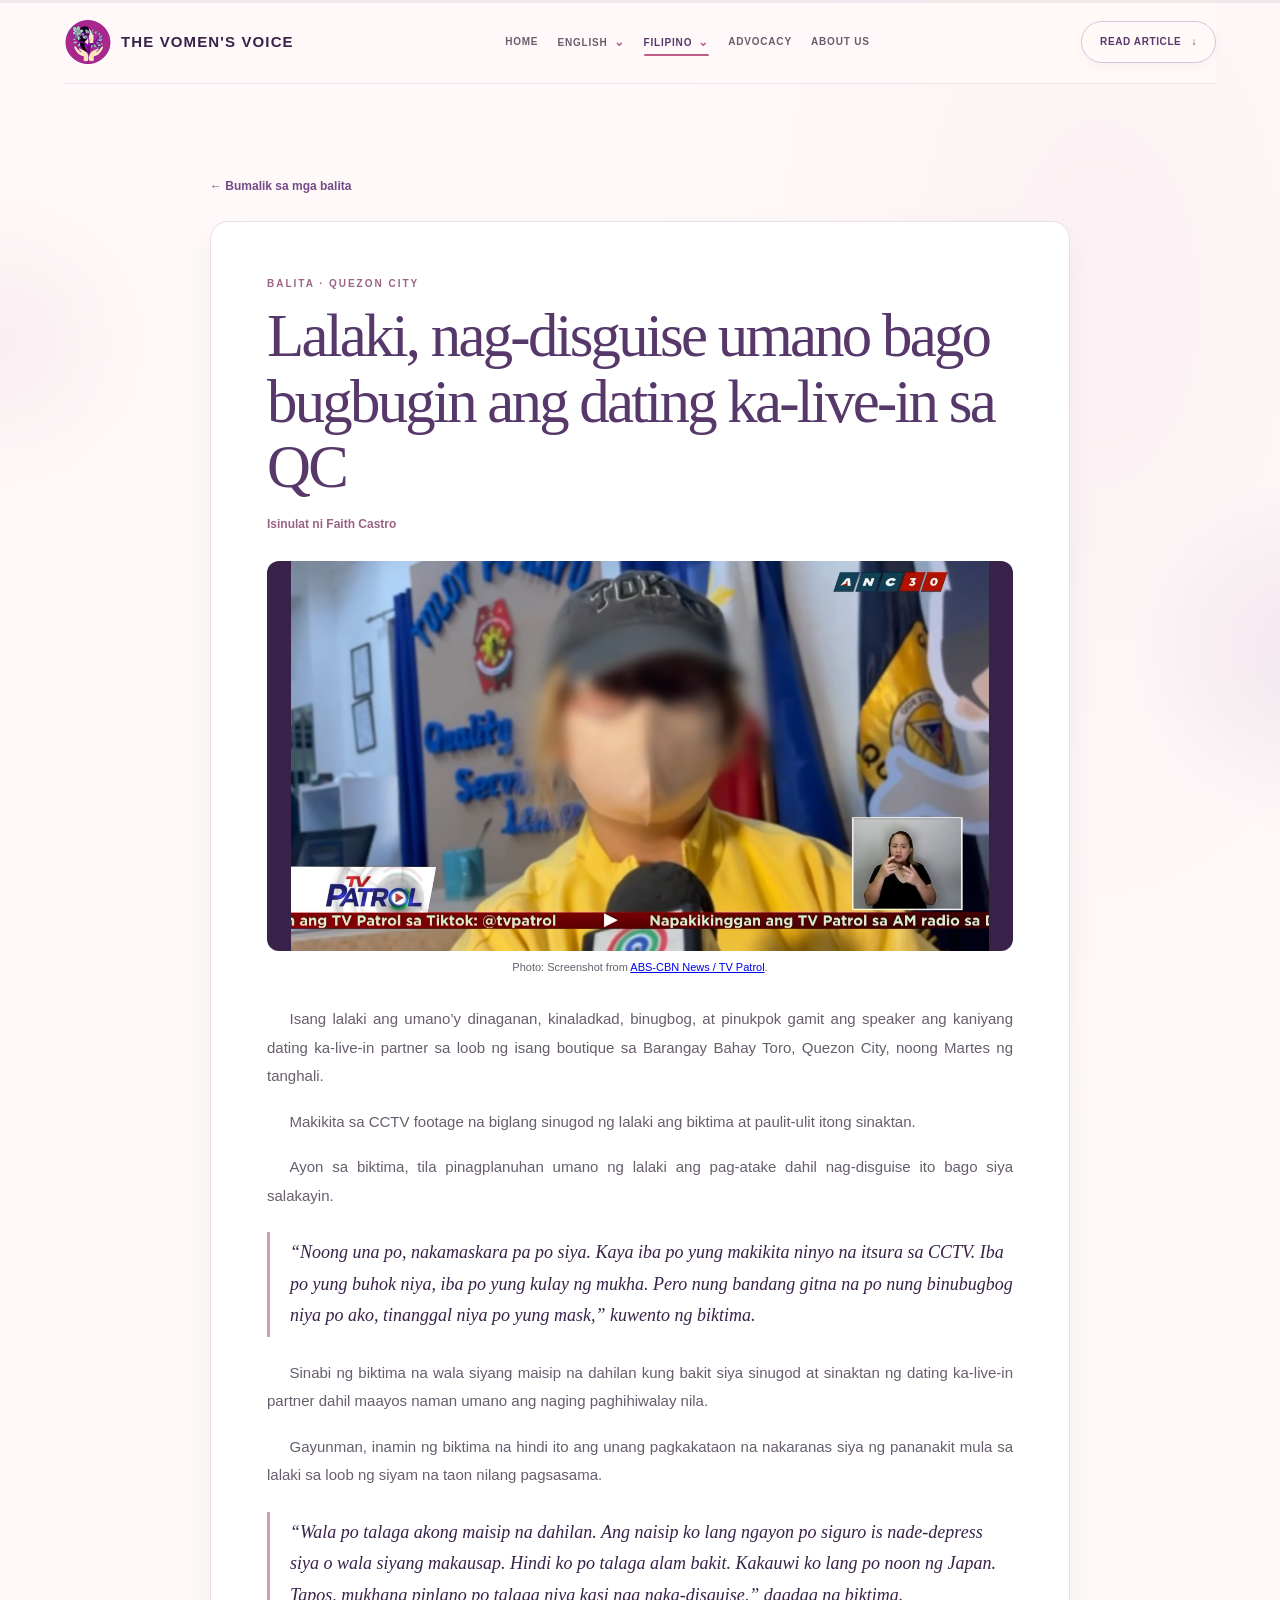
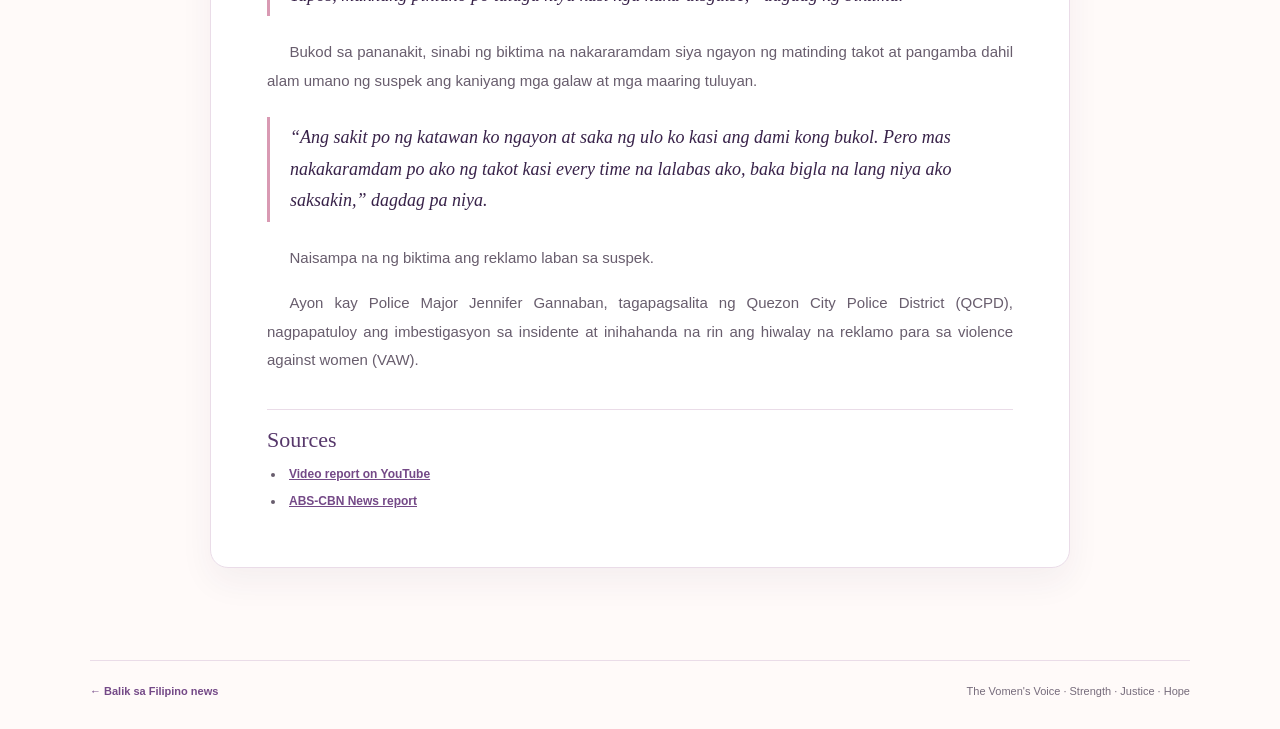
<file: balita-qc-disguise.html>
<!DOCTYPE html>
<html lang="fil">
<head>
    <meta charset="UTF-8">
    <meta name="viewport" content="width=device-width, initial-scale=1.0">
    <meta name="description" content="Lalaki, nag-disguise umano bago bugbugin ang dating ka-live-in sa Quezon City. Isinulat ni Faith Castro.">
    <title>Lalaki, nag-disguise umano bago bugbugin ang dating ka-live-in sa QC | The Vomen's Voice</title>
    <link rel="icon" type="image/png" sizes="32x32" href="assets/favicon.png">
    <link rel="stylesheet" href="styles.css">
</head>
<body>
    <header class="site-header" id="top">
        <a class="brand" href="myWebsite.html" aria-label="The Vomen's Voice home"><img class="brand-logo" src="assets/publication-logo.png" alt=""><span class="brand-name">The Vomen's Voice</span></a>
        <nav class="main-nav" aria-label="Main navigation">
            <a href="myWebsite.html">Home</a>
            <details class="nav-dropdown" name="primary-nav-sections">
                <summary>English</summary>
                <div class="nav-dropdown-menu">
                    <a href="menu.html#editorials">Editorial</a>
                    <a href="menu.html#features">Feature</a>
                </div>
            </details>
            <details class="nav-dropdown" name="primary-nav-sections">
                <summary class="active" aria-current="page">Filipino</summary>
                <div class="nav-dropdown-menu">
                    <a class="active" href="menu.html#balita" aria-current="page">Balita</a>
                    <a href="menu.html#kolum">Kolum</a>
                </div>
            </details>
            <a href="advocacy.html">Advocacy</a>
            <a href="about.html">About Us</a>
        </nav>
        <div class="header-actions"><a class="header-explore" href="#article">Read article <span aria-hidden="true">↓</span></a></div>
    </header>
    <main class="page-content publication-content article-page" id="article">
        <a class="article-back-link" href="menu.html#balita">← Bumalik sa mga balita</a>
        <article class="article-detail">
            <p class="section-eyebrow">Balita · Quezon City</p>
            <h1>Lalaki, nag-disguise umano bago bugbugin ang dating ka-live-in sa QC</h1>
            <p class="article-detail-byline">Isinulat ni Faith Castro</p>
            <figure class="article-illustration">
                <img src="assets/balita-qc-disguise-source.png" alt="Screenshot from a TV Patrol report about the Quezon City assault case.">
                <figcaption>Photo: Screenshot from <a href="https://www.abs-cbn.com/news/nation/2026/5/7/lalaki-nag-disguise-binubugbog-ang-dating-ka-live-in-sa-qc-0944" target="_blank" rel="noopener noreferrer">ABS-CBN News / TV Patrol</a>.</figcaption>
            </figure>
            <div class="article-body">
                <p>Isang lalaki ang umano’y dinaganan, kinaladkad, binugbog, at pinukpok gamit ang speaker ang kaniyang dating ka-live-in partner sa loob ng isang boutique sa Barangay Bahay Toro, Quezon City, noong Martes ng tanghali.</p>
                <p>Makikita sa CCTV footage na biglang sinugod ng lalaki ang biktima at paulit-ulit itong sinaktan.</p>
                <p>Ayon sa biktima, tila pinagplanuhan umano ng lalaki ang pag-atake dahil nag-disguise ito bago siya salakayin.</p>
                <blockquote>“Noong una po, nakamaskara pa po siya. Kaya iba po yung makikita ninyo na itsura sa CCTV. Iba po yung buhok niya, iba po yung kulay ng mukha. Pero nung bandang gitna na po nung binubugbog niya po ako, tinanggal niya po yung mask,” kuwento ng biktima.</blockquote>
                <p>Sinabi ng biktima na wala siyang maisip na dahilan kung bakit siya sinugod at sinaktan ng dating ka-live-in partner dahil maayos naman umano ang naging paghihiwalay nila.</p>
                <p>Gayunman, inamin ng biktima na hindi ito ang unang pagkakataon na nakaranas siya ng pananakit mula sa lalaki sa loob ng siyam na taon nilang pagsasama.</p>
                <blockquote>“Wala po talaga akong maisip na dahilan. Ang naisip ko lang ngayon po siguro is nade-depress siya o wala siyang makausap. Hindi ko po talaga alam bakit. Kakauwi ko lang po noon ng Japan. Tapos, mukhang pinlano po talaga niya kasi nga naka-disguise,” dagdag ng biktima.</blockquote>
                <p>Bukod sa pananakit, sinabi ng biktima na nakararamdam siya ngayon ng matinding takot at pangamba dahil alam umano ng suspek ang kaniyang mga galaw at mga maaring tuluyan.</p>
                <blockquote>“Ang sakit po ng katawan ko ngayon at saka ng ulo ko kasi ang dami kong bukol. Pero mas nakakaramdam po ako ng takot kasi every time na lalabas ako, baka bigla na lang niya ako saksakin,” dagdag pa niya.</blockquote>
                <p>Naisampa na ng biktima ang reklamo laban sa suspek.</p>
                <p>Ayon kay Police Major Jennifer Gannaban, tagapagsalita ng Quezon City Police District (QCPD), nagpapatuloy ang imbestigasyon sa insidente at inihahanda na rin ang hiwalay na reklamo para sa violence against women (VAW).</p>
            </div>
            <div class="article-sources">
                <h2>Sources</h2>
                <ul>
                    <li><a href="https://youtu.be/PmNkB8Gs9_M" target="_blank" rel="noopener noreferrer">Video report on YouTube</a></li>
                    <li><a href="https://www.abs-cbn.com/news/nation/2026/5/7/lalaki-nag-disguise-binubugbog-ang-dating-ka-live-in-sa-qc-0944" target="_blank" rel="noopener noreferrer">ABS-CBN News report</a></li>
                </ul>
            </div>
        </article>
    </main>
    <footer class="site-footer">
        <a href="menu.html#balita">← Balik sa Filipino news</a>
        <span>The Vomen's Voice · Strength · Justice · Hope</span>
    </footer>
    <script src="pages.js" defer></script>
</body>
</html>
</file>
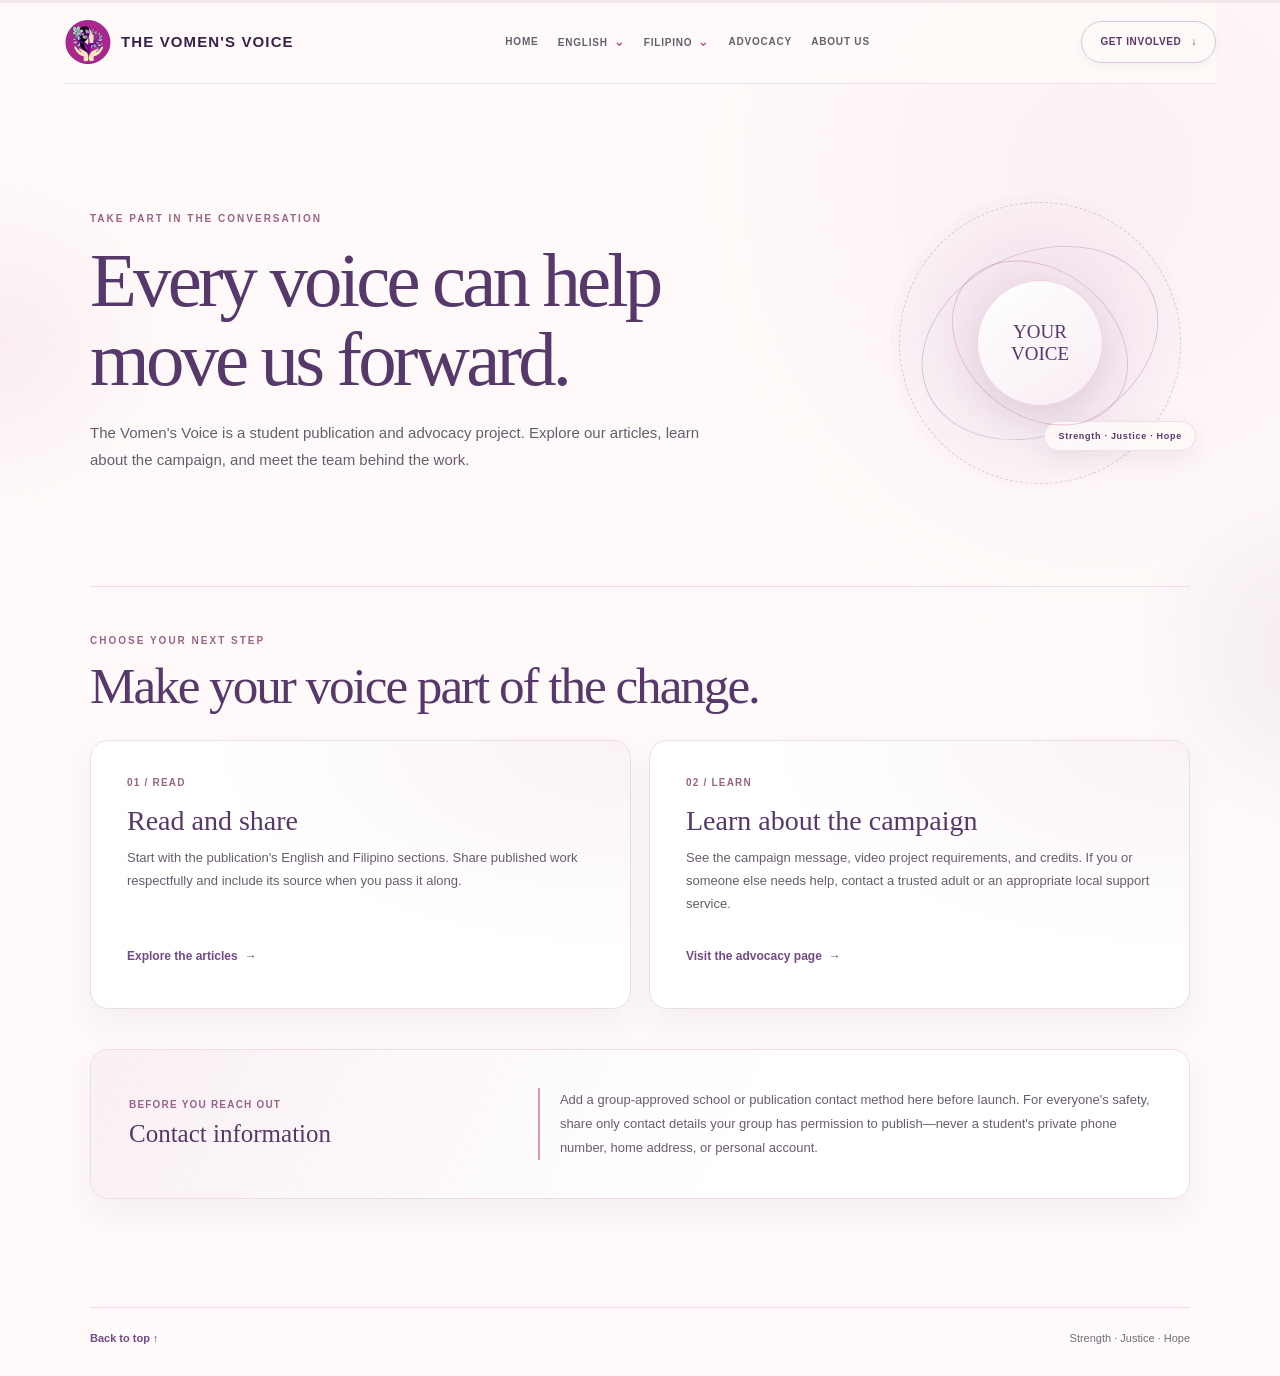
<file: contact.html>
<!DOCTYPE html>
<html lang="en">
<head>
    <meta charset="UTF-8">
    <meta name="viewport" content="width=device-width, initial-scale=1.0">
    <meta name="description" content="Connect with The Vomen's Voice and learn how to support the publication's advocacy.">
    <title>Get Involved | The Vomen's Voice</title>
    <link rel="icon" type="image/png" sizes="32x32" href="assets/favicon.png">
    <link rel="stylesheet" href="styles.css">
</head>
<body>
    <header class="site-header" id="top">
        <a class="brand" href="myWebsite.html" aria-label="The Vomen's Voice home"><img class="brand-logo" src="assets/publication-logo.png" alt=""><span class="brand-name">The Vomen's Voice</span></a>
        <nav class="main-nav" aria-label="Main navigation">
            <a href="myWebsite.html">Home</a>
            <details class="nav-dropdown" name="primary-nav-sections">
                <summary>English</summary>
                <div class="nav-dropdown-menu">
                    <a href="menu.html#editorials">Editorial</a>
                    <a href="menu.html#features">Feature</a>
                </div>
            </details>
            <details class="nav-dropdown" name="primary-nav-sections">
                <summary>Filipino</summary>
                <div class="nav-dropdown-menu">
                    <a href="menu.html#balita">Balita</a>
                    <a href="menu.html#kolum">Kolum</a>
                </div>
            </details>
            <a href="advocacy.html">Advocacy</a>
            <a href="about.html">About Us</a>
        </nav>
        <div class="header-actions"><a class="header-explore" href="#get-involved">Get involved <span aria-hidden="true">↓</span></a></div>
    </header>
    <main class="page-content publication-content contact-page">
        <section class="contact-hero" aria-labelledby="contact-title">
            <div class="contact-hero-copy">
                <p class="section-eyebrow">Take part in the conversation</p>
                <h1 id="contact-title">Every voice can help move us forward.</h1>
                <p class="page-intro">The Vomen's Voice is a student publication and advocacy project. Explore our articles, learn about the campaign, and meet the team behind the work.</p>
            </div>
            <div class="contact-hero-art" aria-hidden="true">
                <span class="contact-hero-orbit"></span>
                <span class="contact-hero-center">YOUR<br>VOICE</span>
                <span class="contact-hero-caption">Strength · Justice · Hope</span>
            </div>
        </section>
        <section class="contact-pathways" id="get-involved" aria-labelledby="contact-pathways-title">
            <div class="contact-section-heading">
                <p class="section-eyebrow">Choose your next step</p>
                <h2 id="contact-pathways-title">Make your voice part of the change.</h2>
            </div>
            <div class="contact-options">
                <article class="about-panel">
                    <p class="contact-card-kicker">01 / READ</p>
                    <h2>Read and share</h2>
                    <p class="editor-note">Start with the publication's English and Filipino sections. Share published work respectfully and include its source when you pass it along.</p>
                    <p><a class="text-link" href="menu.html">Explore the articles <span aria-hidden="true">→</span></a></p>
                </article>
                <article class="about-panel">
                    <p class="contact-card-kicker">02 / LEARN</p>
                    <h2>Learn about the campaign</h2>
                    <p class="editor-note">See the campaign message, video project requirements, and credits. If you or someone else needs help, contact a trusted adult or an appropriate local support service.</p>
                    <p><a class="text-link" href="advocacy.html">Visit the advocacy page <span aria-hidden="true">→</span></a></p>
                </article>
            </div>
        </section>
        <section class="about-panel contact-details" aria-labelledby="contact-details-title">
            <div>
                <p class="contact-card-kicker">Before you reach out</p>
                <h2 id="contact-details-title">Contact information</h2>
            </div>
            <p class="editor-note">Add a group-approved school or publication contact method here before launch. For everyone's safety, share only contact details your group has permission to publish—never a student's private phone number, home address, or personal account.</p>
        </section>
    </main>
    <footer class="site-footer">
        <a href="#top">Back to top ↑</a>
        <span>Strength · Justice · Hope</span>
    </footer>
    <script src="pages.js" defer></script>
</body>
</html>
</file>
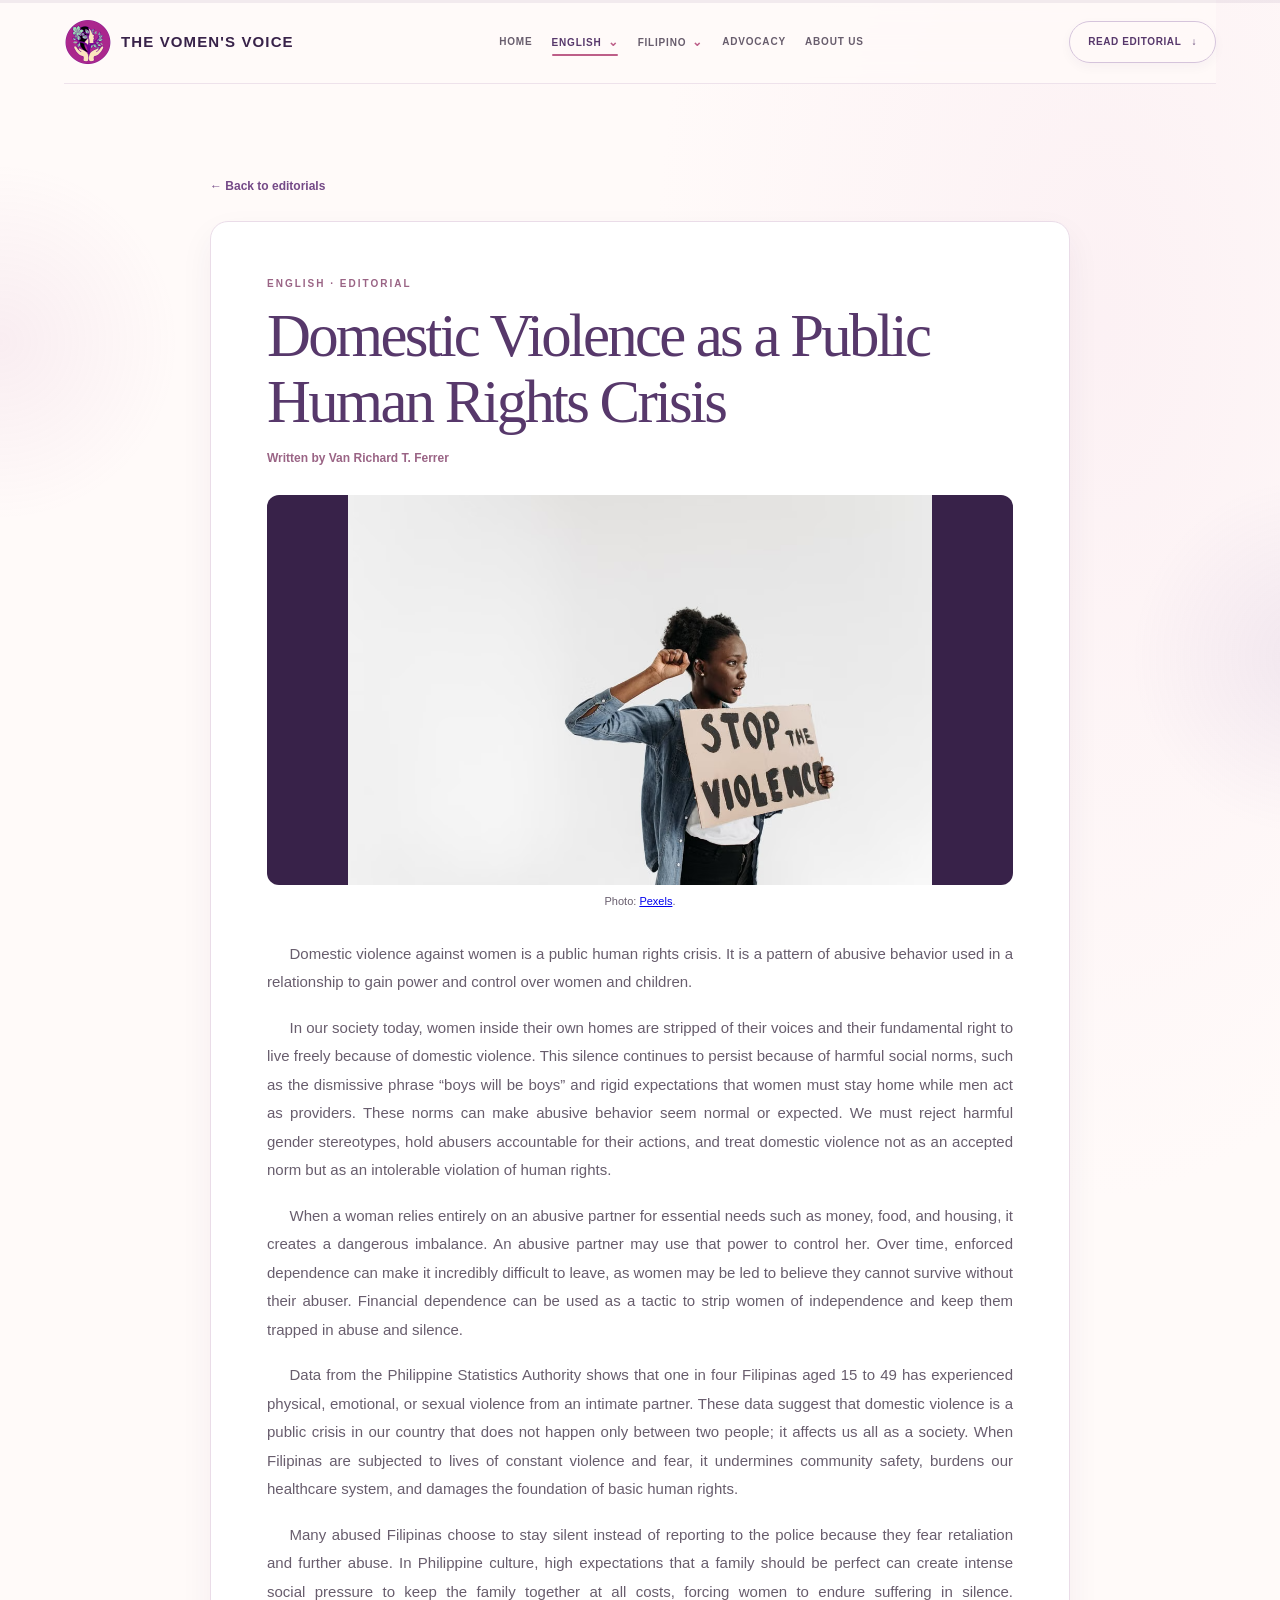
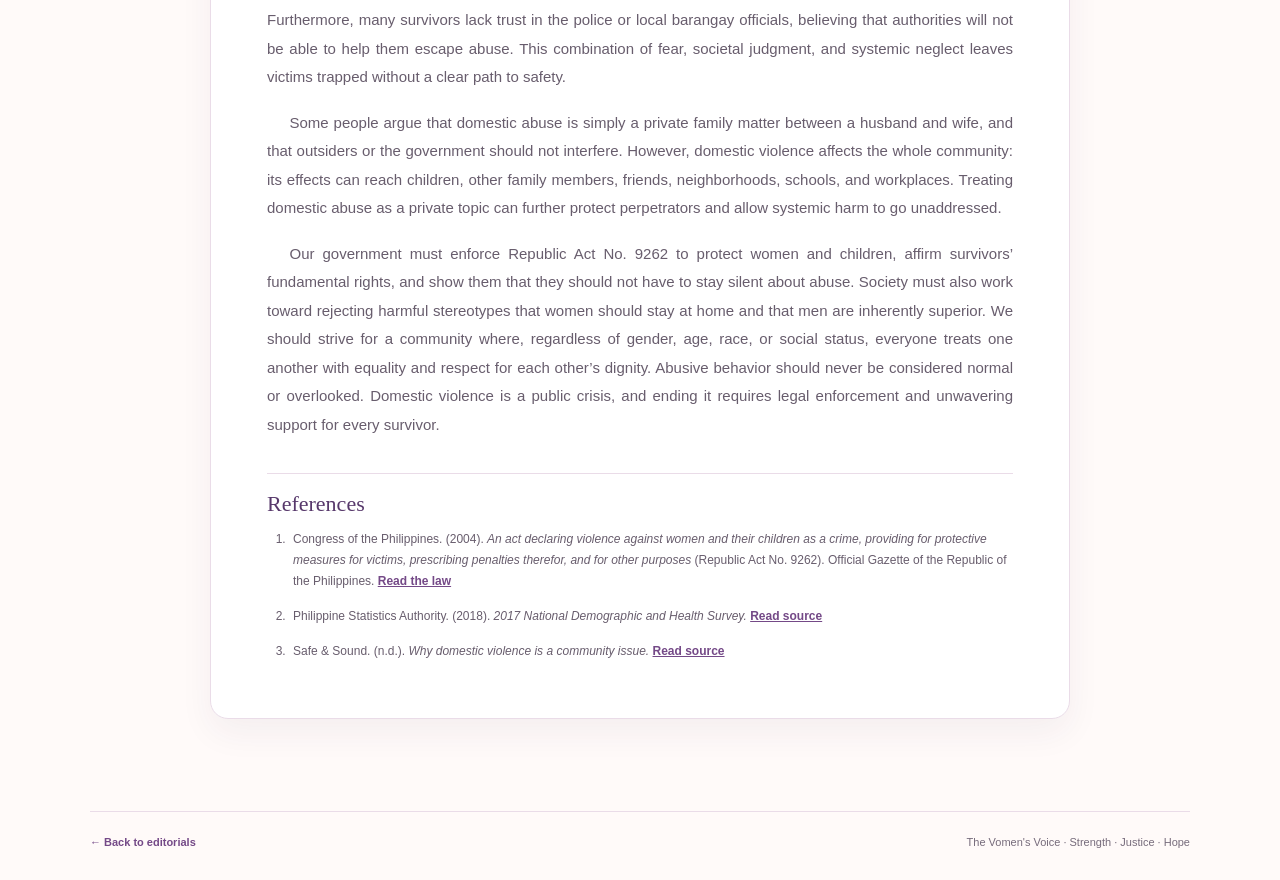
<file: editorial-domestic-violence-human-rights-crisis.html>
<!DOCTYPE html>
<html lang="en">
<head>
    <meta charset="UTF-8">
    <meta name="viewport" content="width=device-width, initial-scale=1.0">
    <meta name="description" content="Van Richard T. Ferrer's editorial argues that domestic violence is a public human rights crisis requiring accountability and survivor support.">
    <title>Domestic Violence as a Public Human Rights Crisis | The Vomen's Voice</title>
    <link rel="icon" type="image/png" sizes="32x32" href="assets/favicon.png">
    <link rel="stylesheet" href="styles.css">
</head>
<body>
    <header class="site-header" id="top">
        <a class="brand" href="myWebsite.html" aria-label="The Vomen's Voice home"><img class="brand-logo" src="assets/publication-logo.png" alt=""><span class="brand-name">The Vomen's Voice</span></a>
        <nav class="main-nav" aria-label="Main navigation">
            <a href="myWebsite.html">Home</a>
            <details class="nav-dropdown" name="primary-nav-sections">
                <summary class="active" aria-current="page">English</summary>
                <div class="nav-dropdown-menu">
                    <a class="active" href="menu.html#editorials" aria-current="page">Editorial</a>
                    <a href="menu.html#features">Feature</a>
                </div>
            </details>
            <details class="nav-dropdown" name="primary-nav-sections">
                <summary>Filipino</summary>
                <div class="nav-dropdown-menu">
                    <a href="menu.html#balita">Balita</a>
                    <a href="menu.html#kolum">Kolum</a>
                </div>
            </details>
            <a href="advocacy.html">Advocacy</a>
            <a href="about.html">About Us</a>
        </nav>
        <div class="header-actions"><a class="header-explore" href="#article">Read editorial <span aria-hidden="true">↓</span></a></div>
    </header>
    <main class="page-content publication-content article-page" id="article">
        <a class="article-back-link" href="menu.html#editorials">← Back to editorials</a>
        <article class="article-detail">
            <p class="section-eyebrow">English · Editorial</p>
            <h1>Domestic Violence as a Public Human Rights Crisis</h1>
            <p class="article-detail-byline">Written by Van Richard T. Ferrer</p>
            <figure class="article-illustration">
                <img src="assets/editorial-human-rights-pexels.png" alt="A woman in a denim jacket raises a fist and holds a “Stop the violence” sign.">
                <figcaption>Photo: <a href="https://www.pexels.com/photo/a-woman-in-denim-jacket-holding-a-placard-8553065/" target="_blank" rel="noopener noreferrer">Pexels</a>.</figcaption>
            </figure>
            <div class="article-body">
                <p>Domestic violence against women is a public human rights crisis. It is a pattern of abusive behavior used in a relationship to gain power and control over women and children.</p>
                <p>In our society today, women inside their own homes are stripped of their voices and their fundamental right to live freely because of domestic violence. This silence continues to persist because of harmful social norms, such as the dismissive phrase “boys will be boys” and rigid expectations that women must stay home while men act as providers. These norms can make abusive behavior seem normal or expected. We must reject harmful gender stereotypes, hold abusers accountable for their actions, and treat domestic violence not as an accepted norm but as an intolerable violation of human rights.</p>
                <p>When a woman relies entirely on an abusive partner for essential needs such as money, food, and housing, it creates a dangerous imbalance. An abusive partner may use that power to control her. Over time, enforced dependence can make it incredibly difficult to leave, as women may be led to believe they cannot survive without their abuser. Financial dependence can be used as a tactic to strip women of independence and keep them trapped in abuse and silence.</p>
                <p>Data from the Philippine Statistics Authority shows that one in four Filipinas aged 15 to 49 has experienced physical, emotional, or sexual violence from an intimate partner. These data suggest that domestic violence is a public crisis in our country that does not happen only between two people; it affects us all as a society. When Filipinas are subjected to lives of constant violence and fear, it undermines community safety, burdens our healthcare system, and damages the foundation of basic human rights.</p>
                <p>Many abused Filipinas choose to stay silent instead of reporting to the police because they fear retaliation and further abuse. In Philippine culture, high expectations that a family should be perfect can create intense social pressure to keep the family together at all costs, forcing women to endure suffering in silence. Furthermore, many survivors lack trust in the police or local barangay officials, believing that authorities will not be able to help them escape abuse. This combination of fear, societal judgment, and systemic neglect leaves victims trapped without a clear path to safety.</p>
                <p>Some people argue that domestic abuse is simply a private family matter between a husband and wife, and that outsiders or the government should not interfere. However, domestic violence affects the whole community: its effects can reach children, other family members, friends, neighborhoods, schools, and workplaces. Treating domestic abuse as a private topic can further protect perpetrators and allow systemic harm to go unaddressed.</p>
                <p>Our government must enforce Republic Act No. 9262 to protect women and children, affirm survivors’ fundamental rights, and show them that they should not have to stay silent about abuse. Society must also work toward rejecting harmful stereotypes that women should stay at home and that men are inherently superior. We should strive for a community where, regardless of gender, age, race, or social status, everyone treats one another with equality and respect for each other’s dignity. Abusive behavior should never be considered normal or overlooked. Domestic violence is a public crisis, and ending it requires legal enforcement and unwavering support for every survivor.</p>
            </div>
            <section class="article-sources" aria-labelledby="editorial-references-title">
                <h2 id="editorial-references-title">References</h2>
                <ol>
                    <li>Congress of the Philippines. (2004). <em>An act declaring violence against women and their children as a crime, providing for protective measures for victims, prescribing penalties therefor, and for other purposes</em> (Republic Act No. 9262). Official Gazette of the Republic of the Philippines. <a href="https://www.officialgazette.gov.ph/2004/03/08/republic-act-no-9262/" target="_blank" rel="noopener noreferrer">Read the law</a></li>
                    <li>Philippine Statistics Authority. (2018). <em>2017 National Demographic and Health Survey.</em> <a href="https://psa.gov.ph/content/one-every-four-women-ever-married-aged-15-49-has-experienced-physical-sexual-or-emotional" target="_blank" rel="noopener noreferrer">Read source</a></li>
                    <li>Safe &amp; Sound. (n.d.). <em>Why domestic violence is a community issue.</em> <a href="https://safe-sound.org/learningcenter/why-domestic-violence-is-a-community-issue/" target="_blank" rel="noopener noreferrer">Read source</a></li>
                </ol>
            </section>
        </article>
    </main>
    <footer class="site-footer">
        <a href="menu.html#editorials">← Back to editorials</a>
        <span>The Vomen's Voice · Strength · Justice · Hope</span>
    </footer>
    <script src="pages.js" defer></script>
</body>
</html>
</file>
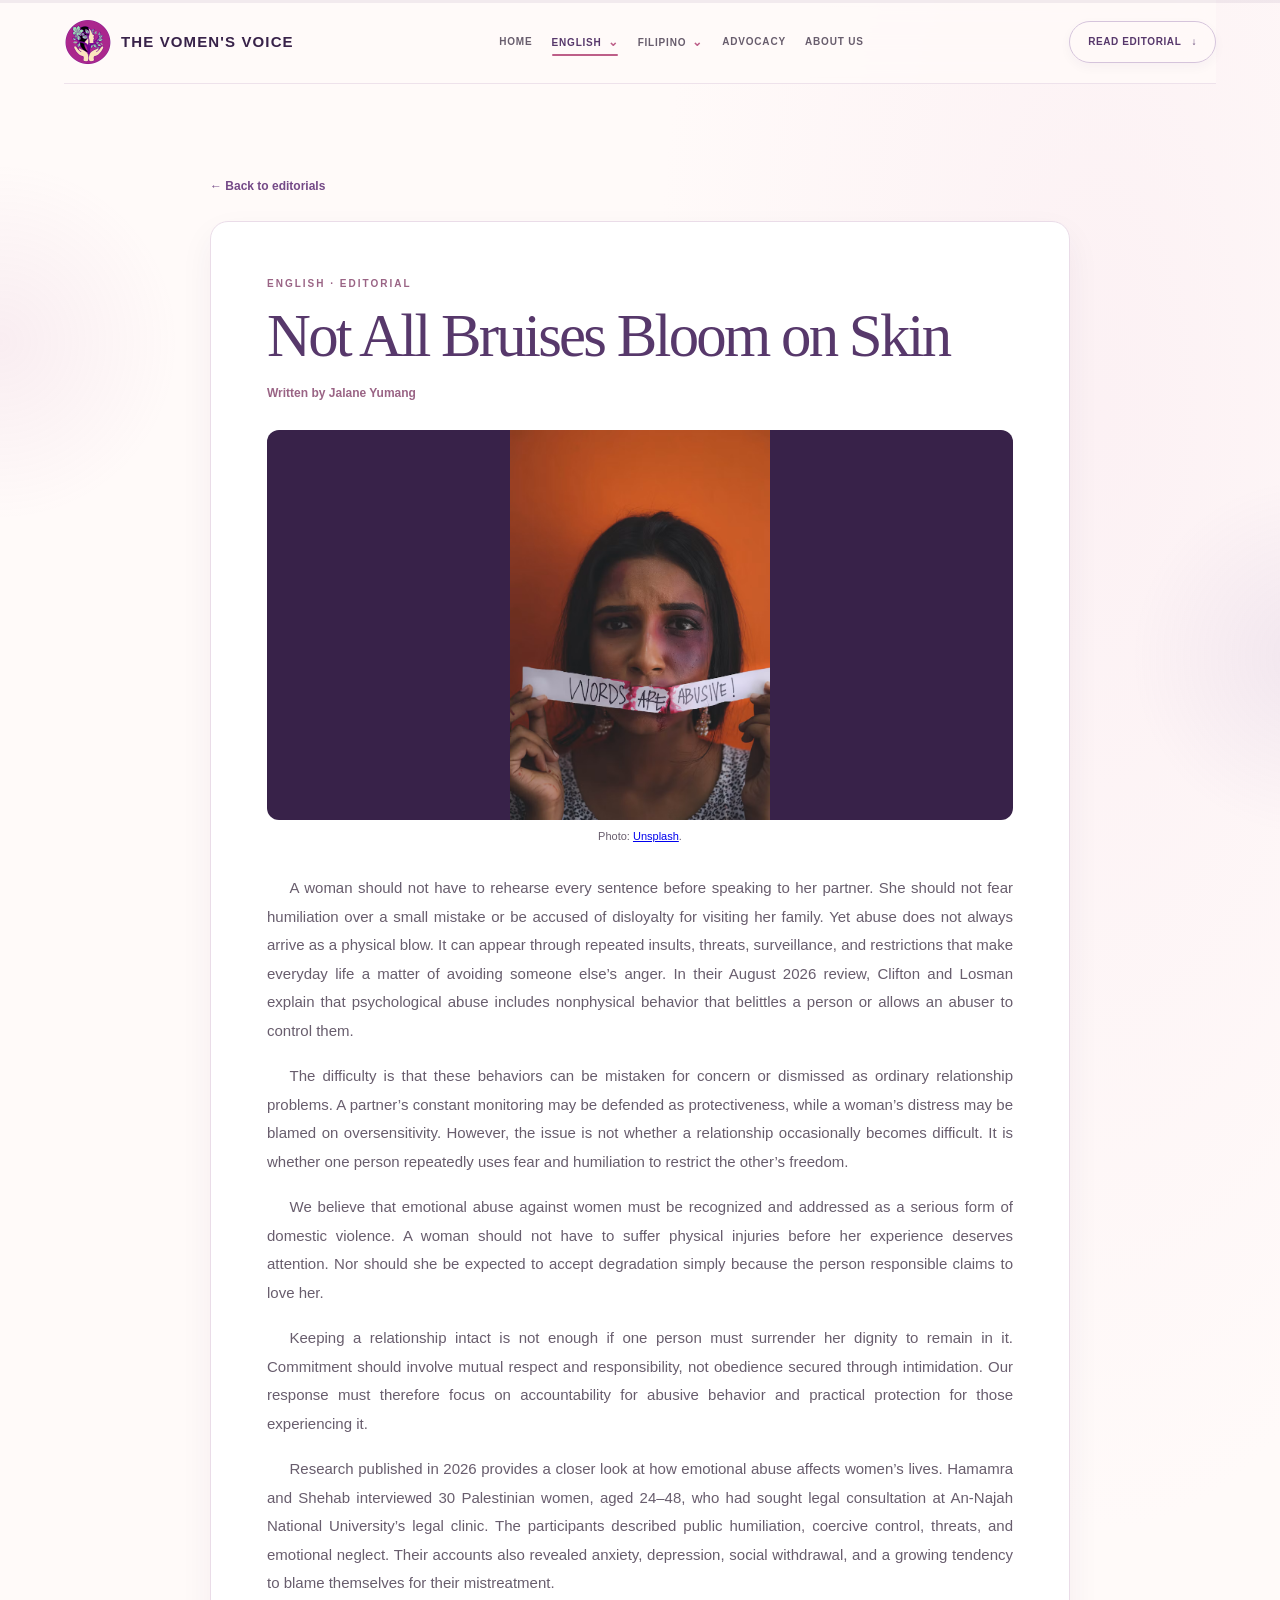
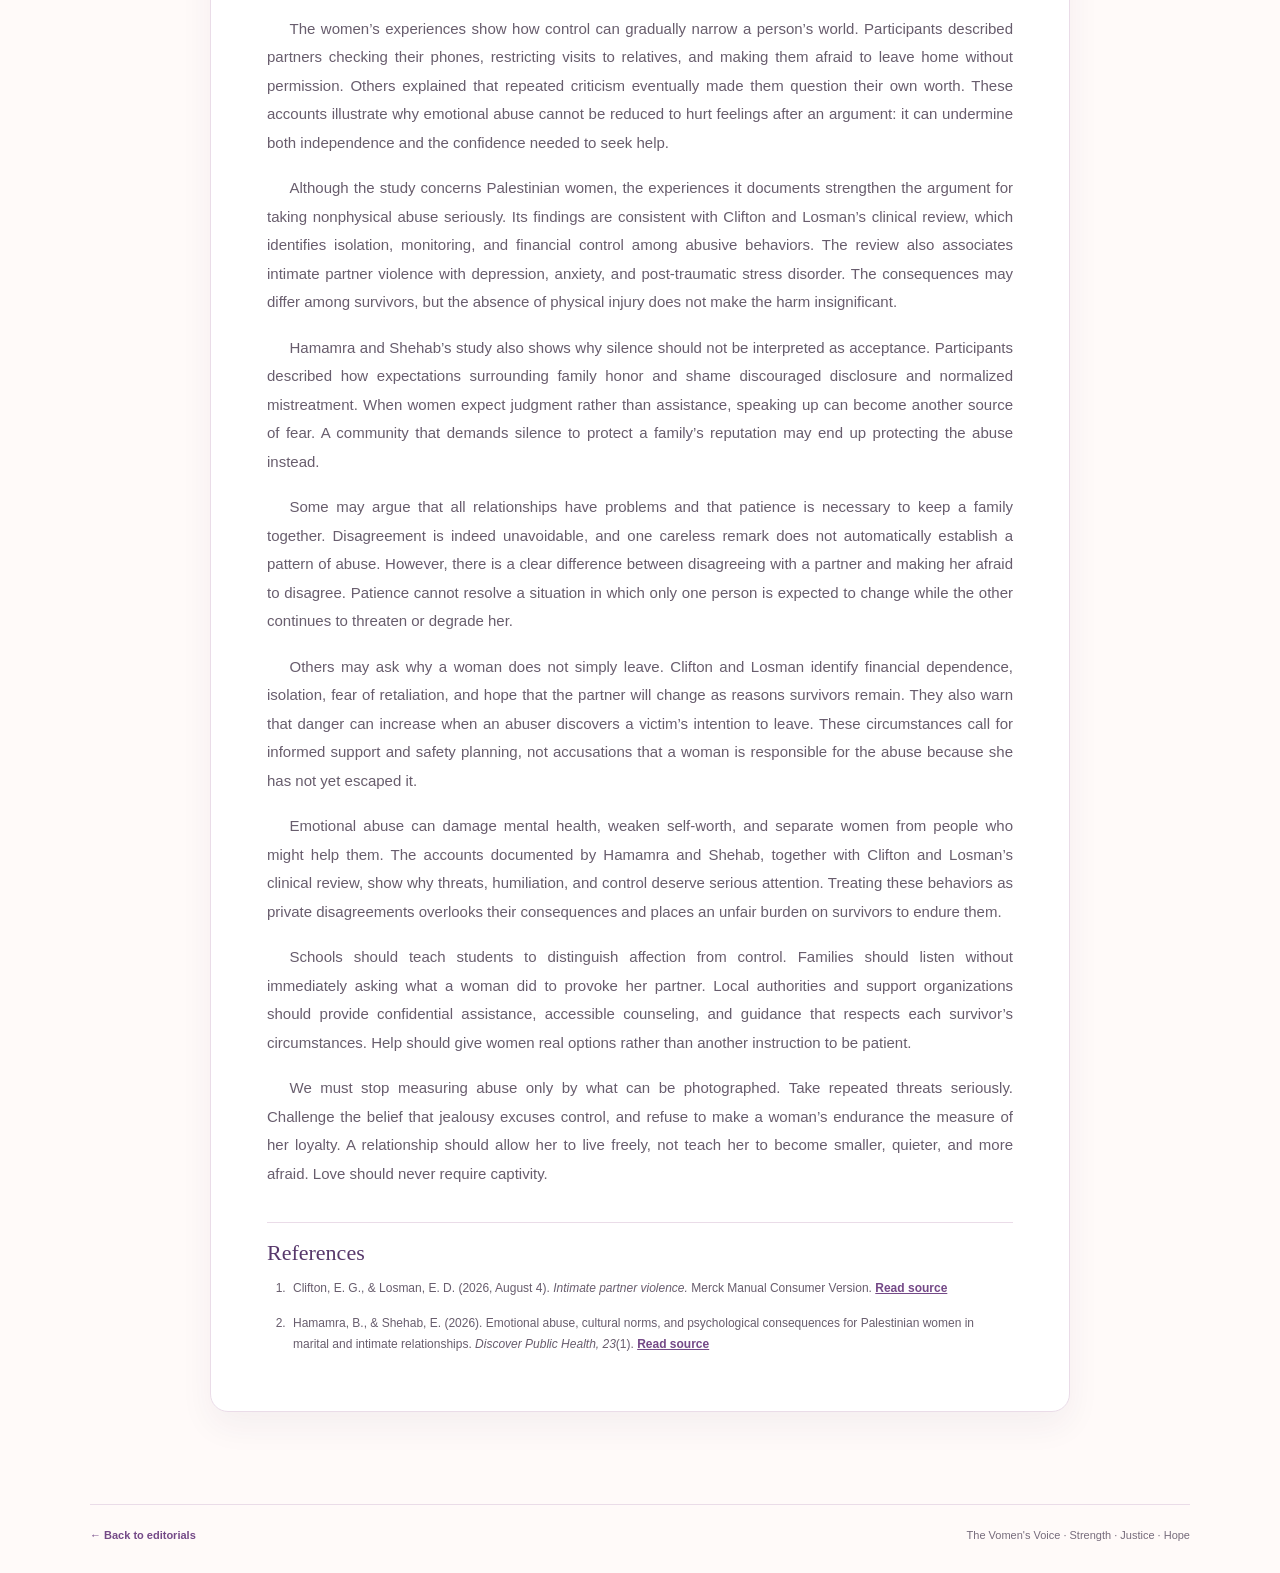
<file: editorial-not-all-bruises-bloom.html>
<!DOCTYPE html>
<html lang="en">
<head>
    <meta charset="UTF-8">
    <meta name="viewport" content="width=device-width, initial-scale=1.0">
    <meta name="description" content="Jalane Yumang's editorial on recognizing emotional abuse as domestic violence and supporting women experiencing coercive control.">
    <title>Not All Bruises Bloom on Skin | The Vomen's Voice</title>
    <link rel="icon" type="image/png" sizes="32x32" href="assets/favicon.png">
    <link rel="stylesheet" href="styles.css">
</head>
<body>
    <header class="site-header" id="top">
        <a class="brand" href="myWebsite.html" aria-label="The Vomen's Voice home"><img class="brand-logo" src="assets/publication-logo.png" alt=""><span class="brand-name">The Vomen's Voice</span></a>
        <nav class="main-nav" aria-label="Main navigation">
            <a href="myWebsite.html">Home</a>
            <details class="nav-dropdown" name="primary-nav-sections">
                <summary class="active" aria-current="page">English</summary>
                <div class="nav-dropdown-menu">
                    <a class="active" href="menu.html#editorials" aria-current="page">Editorial</a>
                    <a href="menu.html#features">Feature</a>
                </div>
            </details>
            <details class="nav-dropdown" name="primary-nav-sections">
                <summary>Filipino</summary>
                <div class="nav-dropdown-menu">
                    <a href="menu.html#balita">Balita</a>
                    <a href="menu.html#kolum">Kolum</a>
                </div>
            </details>
            <a href="advocacy.html">Advocacy</a>
            <a href="about.html">About Us</a>
        </nav>
        <div class="header-actions"><a class="header-explore" href="#article">Read editorial <span aria-hidden="true">↓</span></a></div>
    </header>
    <main class="page-content publication-content article-page" id="article">
        <a class="article-back-link" href="menu.html#editorials">← Back to editorials</a>
        <article class="article-detail">
            <p class="section-eyebrow">English · Editorial</p>
            <h1>Not All Bruises Bloom on Skin</h1>
            <p class="article-detail-byline">Written by Jalane Yumang</p>
            <figure class="article-illustration">
                <img src="assets/editorial-not-all-bruises-unsplash.png" alt="A woman with a bruised face holds a sign reading “Words are abusive!”">
                <figcaption>Photo: <a href="https://unsplash.com/photos/a-woman-holding-a-piece-of-paper-with-words-on-it-UG5MEcH7qpA" target="_blank" rel="noopener noreferrer">Unsplash</a>.</figcaption>
            </figure>
            <div class="article-body">
                <p>A woman should not have to rehearse every sentence before speaking to her partner. She should not fear humiliation over a small mistake or be accused of disloyalty for visiting her family. Yet abuse does not always arrive as a physical blow. It can appear through repeated insults, threats, surveillance, and restrictions that make everyday life a matter of avoiding someone else’s anger. In their August 2026 review, Clifton and Losman explain that psychological abuse includes nonphysical behavior that belittles a person or allows an abuser to control them.</p>
                <p>The difficulty is that these behaviors can be mistaken for concern or dismissed as ordinary relationship problems. A partner’s constant monitoring may be defended as protectiveness, while a woman’s distress may be blamed on oversensitivity. However, the issue is not whether a relationship occasionally becomes difficult. It is whether one person repeatedly uses fear and humiliation to restrict the other’s freedom.</p>
                <p>We believe that emotional abuse against women must be recognized and addressed as a serious form of domestic violence. A woman should not have to suffer physical injuries before her experience deserves attention. Nor should she be expected to accept degradation simply because the person responsible claims to love her.</p>
                <p>Keeping a relationship intact is not enough if one person must surrender her dignity to remain in it. Commitment should involve mutual respect and responsibility, not obedience secured through intimidation. Our response must therefore focus on accountability for abusive behavior and practical protection for those experiencing it.</p>
                <p>Research published in 2026 provides a closer look at how emotional abuse affects women’s lives. Hamamra and Shehab interviewed 30 Palestinian women, aged 24–48, who had sought legal consultation at An-Najah National University’s legal clinic. The participants described public humiliation, coercive control, threats, and emotional neglect. Their accounts also revealed anxiety, depression, social withdrawal, and a growing tendency to blame themselves for their mistreatment.</p>
                <p>The women’s experiences show how control can gradually narrow a person’s world. Participants described partners checking their phones, restricting visits to relatives, and making them afraid to leave home without permission. Others explained that repeated criticism eventually made them question their own worth. These accounts illustrate why emotional abuse cannot be reduced to hurt feelings after an argument: it can undermine both independence and the confidence needed to seek help.</p>
                <p>Although the study concerns Palestinian women, the experiences it documents strengthen the argument for taking nonphysical abuse seriously. Its findings are consistent with Clifton and Losman’s clinical review, which identifies isolation, monitoring, and financial control among abusive behaviors. The review also associates intimate partner violence with depression, anxiety, and post-traumatic stress disorder. The consequences may differ among survivors, but the absence of physical injury does not make the harm insignificant.</p>
                <p>Hamamra and Shehab’s study also shows why silence should not be interpreted as acceptance. Participants described how expectations surrounding family honor and shame discouraged disclosure and normalized mistreatment. When women expect judgment rather than assistance, speaking up can become another source of fear. A community that demands silence to protect a family’s reputation may end up protecting the abuse instead.</p>
                <p>Some may argue that all relationships have problems and that patience is necessary to keep a family together. Disagreement is indeed unavoidable, and one careless remark does not automatically establish a pattern of abuse. However, there is a clear difference between disagreeing with a partner and making her afraid to disagree. Patience cannot resolve a situation in which only one person is expected to change while the other continues to threaten or degrade her.</p>
                <p>Others may ask why a woman does not simply leave. Clifton and Losman identify financial dependence, isolation, fear of retaliation, and hope that the partner will change as reasons survivors remain. They also warn that danger can increase when an abuser discovers a victim’s intention to leave. These circumstances call for informed support and safety planning, not accusations that a woman is responsible for the abuse because she has not yet escaped it.</p>
                <p>Emotional abuse can damage mental health, weaken self-worth, and separate women from people who might help them. The accounts documented by Hamamra and Shehab, together with Clifton and Losman’s clinical review, show why threats, humiliation, and control deserve serious attention. Treating these behaviors as private disagreements overlooks their consequences and places an unfair burden on survivors to endure them.</p>
                <p>Schools should teach students to distinguish affection from control. Families should listen without immediately asking what a woman did to provoke her partner. Local authorities and support organizations should provide confidential assistance, accessible counseling, and guidance that respects each survivor’s circumstances. Help should give women real options rather than another instruction to be patient.</p>
                <p>We must stop measuring abuse only by what can be photographed. Take repeated threats seriously. Challenge the belief that jealousy excuses control, and refuse to make a woman’s endurance the measure of her loyalty. A relationship should allow her to live freely, not teach her to become smaller, quieter, and more afraid. Love should never require captivity.</p>
            </div>
            <section class="article-sources" aria-labelledby="editorial-references-title">
                <h2 id="editorial-references-title">References</h2>
                <ol>
                    <li>Clifton, E. G., &amp; Losman, E. D. (2026, August 4). <em>Intimate partner violence.</em> Merck Manual Consumer Version. <a href="https://www.merckmanuals.com/home/special-subjects/intimate-partner-violence-and-sexual-assault/intimate-partner-violence" target="_blank" rel="noopener noreferrer">Read source</a></li>
                    <li>Hamamra, B., &amp; Shehab, E. (2026). Emotional abuse, cultural norms, and psychological consequences for Palestinian women in marital and intimate relationships. <em>Discover Public Health, 23</em>(1). <a href="https://doi.org/10.1186/s12982-026-01664-0" target="_blank" rel="noopener noreferrer">Read source</a></li>
                </ol>
            </section>
        </article>
    </main>
    <footer class="site-footer">
        <a href="menu.html#editorials">← Back to editorials</a>
        <span>The Vomen's Voice · Strength · Justice · Hope</span>
    </footer>
    <script src="pages.js" defer></script>
</body>
</html>
</file>
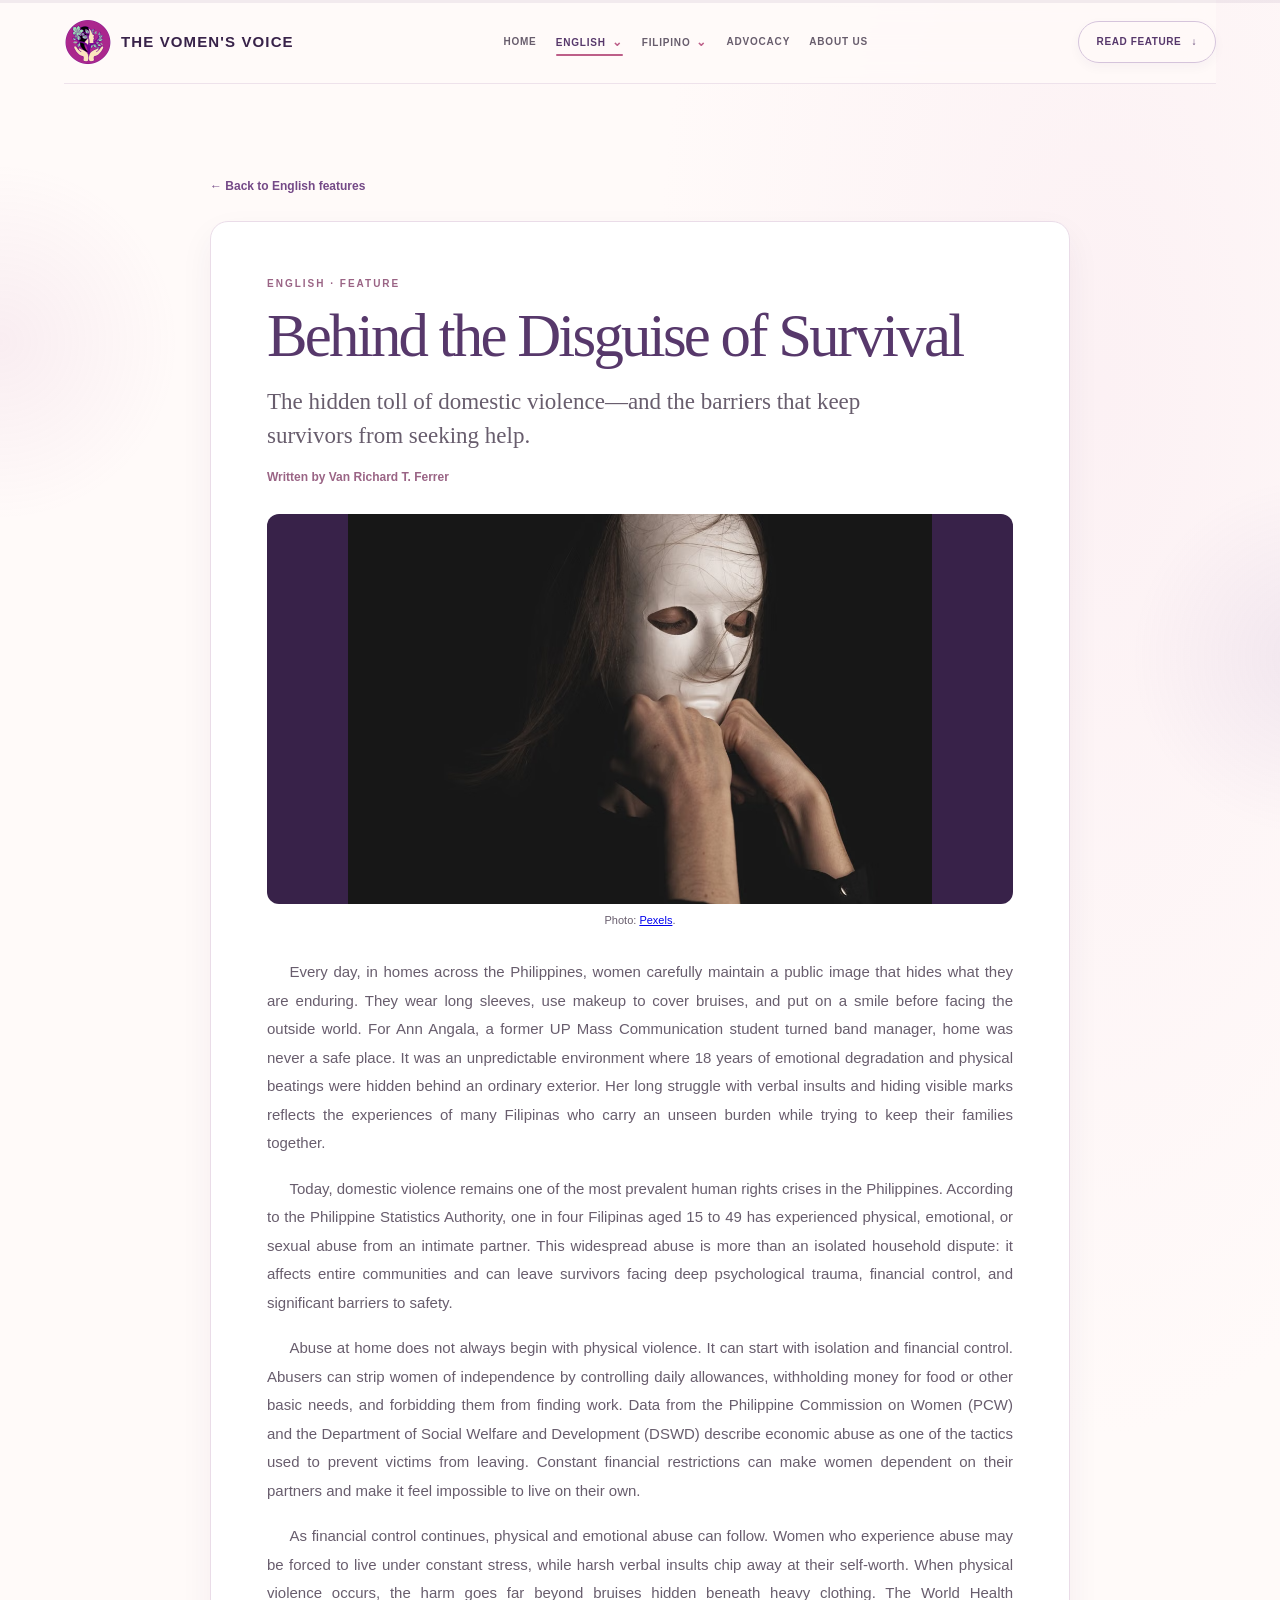
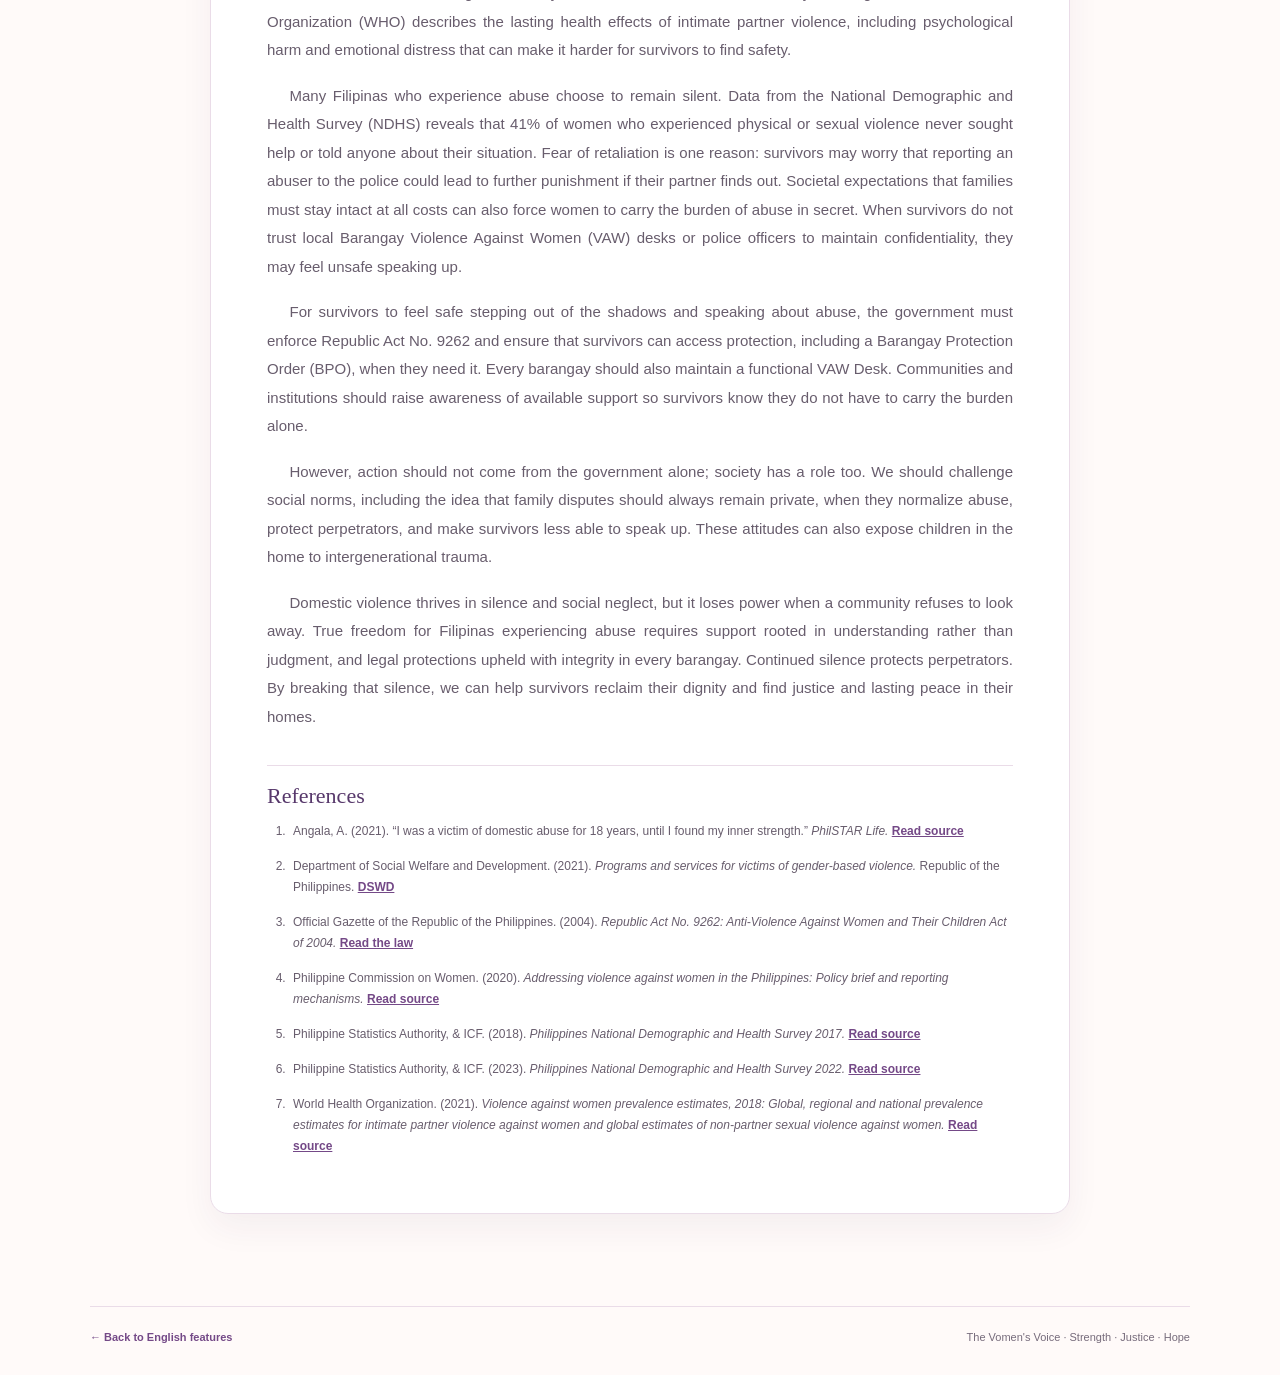
<file: feature-behind-the-disguise.html>
<!DOCTYPE html>
<html lang="en">
<head>
    <meta charset="UTF-8">
    <meta name="viewport" content="width=device-width, initial-scale=1.0">
    <meta name="description" content="Van Richard T. Ferrer examines domestic violence, barriers to seeking help, and how communities can support survivors in the Philippines.">
    <title>Behind the Disguise of Survival | The Vomen's Voice</title>
    <link rel="icon" type="image/png" sizes="32x32" href="assets/favicon.png">
    <link rel="stylesheet" href="styles.css">
</head>
<body>
    <header class="site-header" id="top">
        <a class="brand" href="myWebsite.html" aria-label="The Vomen's Voice home"><img class="brand-logo" src="assets/publication-logo.png" alt=""><span class="brand-name">The Vomen's Voice</span></a>
        <nav class="main-nav" aria-label="Main navigation">
            <a href="myWebsite.html">Home</a>
            <details class="nav-dropdown" name="primary-nav-sections">
                <summary class="active" aria-current="page">English</summary>
                <div class="nav-dropdown-menu">
                    <a href="menu.html#editorials">Editorial</a>
                    <a class="active" href="menu.html#features" aria-current="page">Feature</a>
                </div>
            </details>
            <details class="nav-dropdown" name="primary-nav-sections">
                <summary>Filipino</summary>
                <div class="nav-dropdown-menu">
                    <a href="menu.html#balita">Balita</a>
                    <a href="menu.html#kolum">Kolum</a>
                </div>
            </details>
            <a href="advocacy.html">Advocacy</a>
            <a href="about.html">About Us</a>
        </nav>
        <div class="header-actions"><a class="header-explore" href="#article">Read feature <span aria-hidden="true">↓</span></a></div>
    </header>
    <main class="page-content publication-content article-page" id="article">
        <a class="article-back-link" href="menu.html#features">← Back to English features</a>
        <article class="article-detail">
            <p class="section-eyebrow">English · Feature</p>
            <h1>Behind the Disguise of Survival</h1>
            <p class="article-deck">The hidden toll of domestic violence—and the barriers that keep survivors from seeking help.</p>
            <p class="article-detail-byline">Written by Van Richard T. Ferrer</p>
            <figure class="article-illustration">
                <img src="assets/feature-behind-disguise-pexels.png" alt="A person in a dark shirt holds a white mask over their face.">
                <figcaption>Photo: <a href="https://www.pexels.com/photo/person-in-black-shirt-covering-face-with-a-white-mask-6605433/" target="_blank" rel="noopener noreferrer">Pexels</a>.</figcaption>
            </figure>
            <div class="article-body">
                <p>Every day, in homes across the Philippines, women carefully maintain a public image that hides what they are enduring. They wear long sleeves, use makeup to cover bruises, and put on a smile before facing the outside world. For Ann Angala, a former UP Mass Communication student turned band manager, home was never a safe place. It was an unpredictable environment where 18 years of emotional degradation and physical beatings were hidden behind an ordinary exterior. Her long struggle with verbal insults and hiding visible marks reflects the experiences of many Filipinas who carry an unseen burden while trying to keep their families together.</p>
                <p>Today, domestic violence remains one of the most prevalent human rights crises in the Philippines. According to the Philippine Statistics Authority, one in four Filipinas aged 15 to 49 has experienced physical, emotional, or sexual abuse from an intimate partner. This widespread abuse is more than an isolated household dispute: it affects entire communities and can leave survivors facing deep psychological trauma, financial control, and significant barriers to safety.</p>
                <p>Abuse at home does not always begin with physical violence. It can start with isolation and financial control. Abusers can strip women of independence by controlling daily allowances, withholding money for food or other basic needs, and forbidding them from finding work. Data from the Philippine Commission on Women (PCW) and the Department of Social Welfare and Development (DSWD) describe economic abuse as one of the tactics used to prevent victims from leaving. Constant financial restrictions can make women dependent on their partners and make it feel impossible to live on their own.</p>
                <p>As financial control continues, physical and emotional abuse can follow. Women who experience abuse may be forced to live under constant stress, while harsh verbal insults chip away at their self-worth. When physical violence occurs, the harm goes far beyond bruises hidden beneath heavy clothing. The World Health Organization (WHO) describes the lasting health effects of intimate partner violence, including psychological harm and emotional distress that can make it harder for survivors to find safety.</p>
                <p>Many Filipinas who experience abuse choose to remain silent. Data from the National Demographic and Health Survey (NDHS) reveals that 41% of women who experienced physical or sexual violence never sought help or told anyone about their situation. Fear of retaliation is one reason: survivors may worry that reporting an abuser to the police could lead to further punishment if their partner finds out. Societal expectations that families must stay intact at all costs can also force women to carry the burden of abuse in secret. When survivors do not trust local Barangay Violence Against Women (VAW) desks or police officers to maintain confidentiality, they may feel unsafe speaking up.</p>
                <p>For survivors to feel safe stepping out of the shadows and speaking about abuse, the government must enforce Republic Act No. 9262 and ensure that survivors can access protection, including a Barangay Protection Order (BPO), when they need it. Every barangay should also maintain a functional VAW Desk. Communities and institutions should raise awareness of available support so survivors know they do not have to carry the burden alone.</p>
                <p>However, action should not come from the government alone; society has a role too. We should challenge social norms, including the idea that family disputes should always remain private, when they normalize abuse, protect perpetrators, and make survivors less able to speak up. These attitudes can also expose children in the home to intergenerational trauma.</p>
                <p>Domestic violence thrives in silence and social neglect, but it loses power when a community refuses to look away. True freedom for Filipinas experiencing abuse requires support rooted in understanding rather than judgment, and legal protections upheld with integrity in every barangay. Continued silence protects perpetrators. By breaking that silence, we can help survivors reclaim their dignity and find justice and lasting peace in their homes.</p>
            </div>
            <section class="article-sources" aria-labelledby="feature-references-title">
                <h2 id="feature-references-title">References</h2>
                <ol>
                    <li>Angala, A. (2021). “I was a victim of domestic abuse for 18 years, until I found my inner strength.” <em>PhilSTAR Life.</em> <a href="https://philstarlife.com/news-and-views/981688-domestic-abuse-victim-until-i-found-my-inner-strength" target="_blank" rel="noopener noreferrer">Read source</a></li>
                    <li>Department of Social Welfare and Development. (2021). <em>Programs and services for victims of gender-based violence.</em> Republic of the Philippines. <a href="https://www.dswd.gov.ph" target="_blank" rel="noopener noreferrer">DSWD</a></li>
                    <li>Official Gazette of the Republic of the Philippines. (2004). <em>Republic Act No. 9262: Anti-Violence Against Women and Their Children Act of 2004.</em> <a href="https://www.officialgazette.gov.ph/2004/03/08/republic-act-no-9262/" target="_blank" rel="noopener noreferrer">Read the law</a></li>
                    <li>Philippine Commission on Women. (2020). <em>Addressing violence against women in the Philippines: Policy brief and reporting mechanisms.</em> <a href="https://pcw.gov.ph/vaw-laws-and-policies/" target="_blank" rel="noopener noreferrer">Read source</a></li>
                    <li>Philippine Statistics Authority, &amp; ICF. (2018). <em>Philippines National Demographic and Health Survey 2017.</em> <a href="https://psa.gov.ph/content/national-demographic-and-health-survey-ndhs" target="_blank" rel="noopener noreferrer">Read source</a></li>
                    <li>Philippine Statistics Authority, &amp; ICF. (2023). <em>Philippines National Demographic and Health Survey 2022.</em> <a href="https://psa.gov.ph/content/2022-national-demographic-and-health-survey-final-report" target="_blank" rel="noopener noreferrer">Read source</a></li>
                    <li>World Health Organization. (2021). <em>Violence against women prevalence estimates, 2018: Global, regional and national prevalence estimates for intimate partner violence against women and global estimates of non-partner sexual violence against women.</em> <a href="https://www.who.int/publications/i/item/9789240022256" target="_blank" rel="noopener noreferrer">Read source</a></li>
                </ol>
            </section>
        </article>
    </main>
    <footer class="site-footer">
        <a href="menu.html#features">← Back to English features</a>
        <span>The Vomen's Voice · Strength · Justice · Hope</span>
    </footer>
    <script src="pages.js" defer></script>
</body>
</html>
</file>
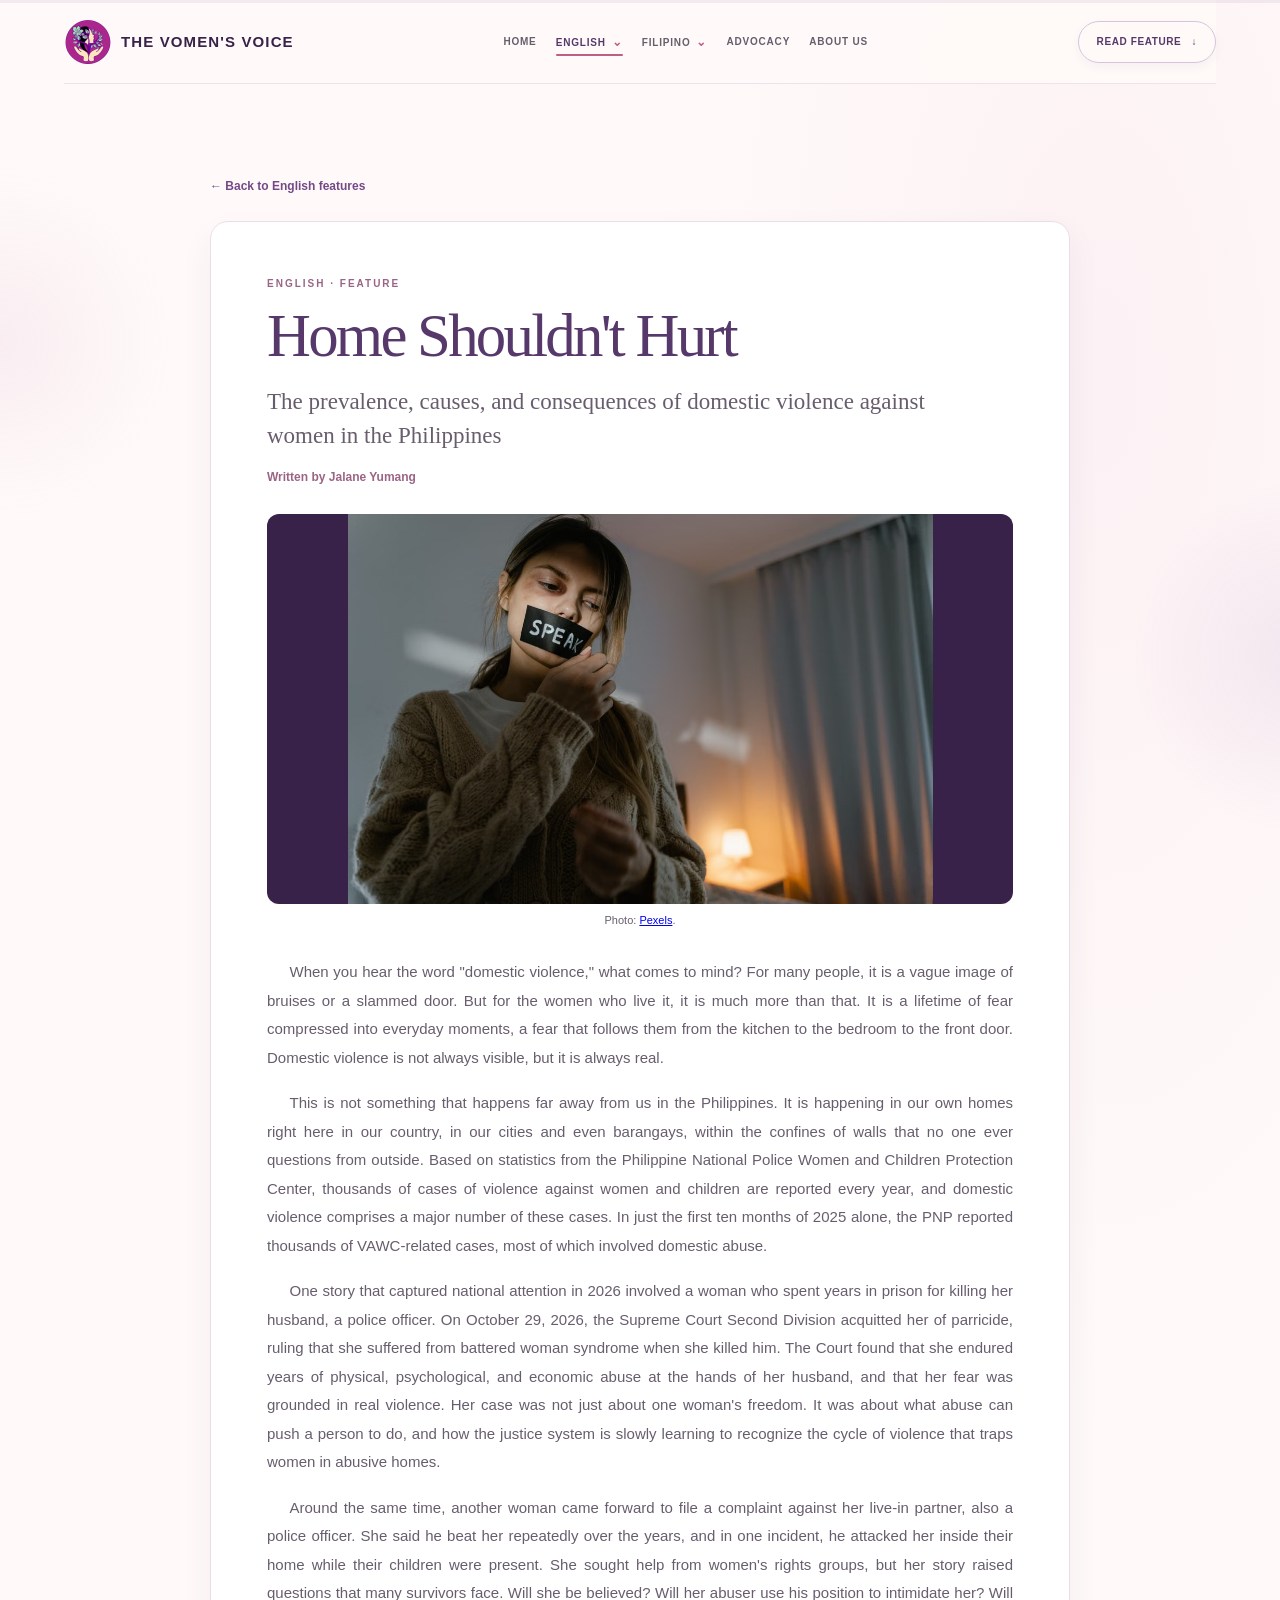
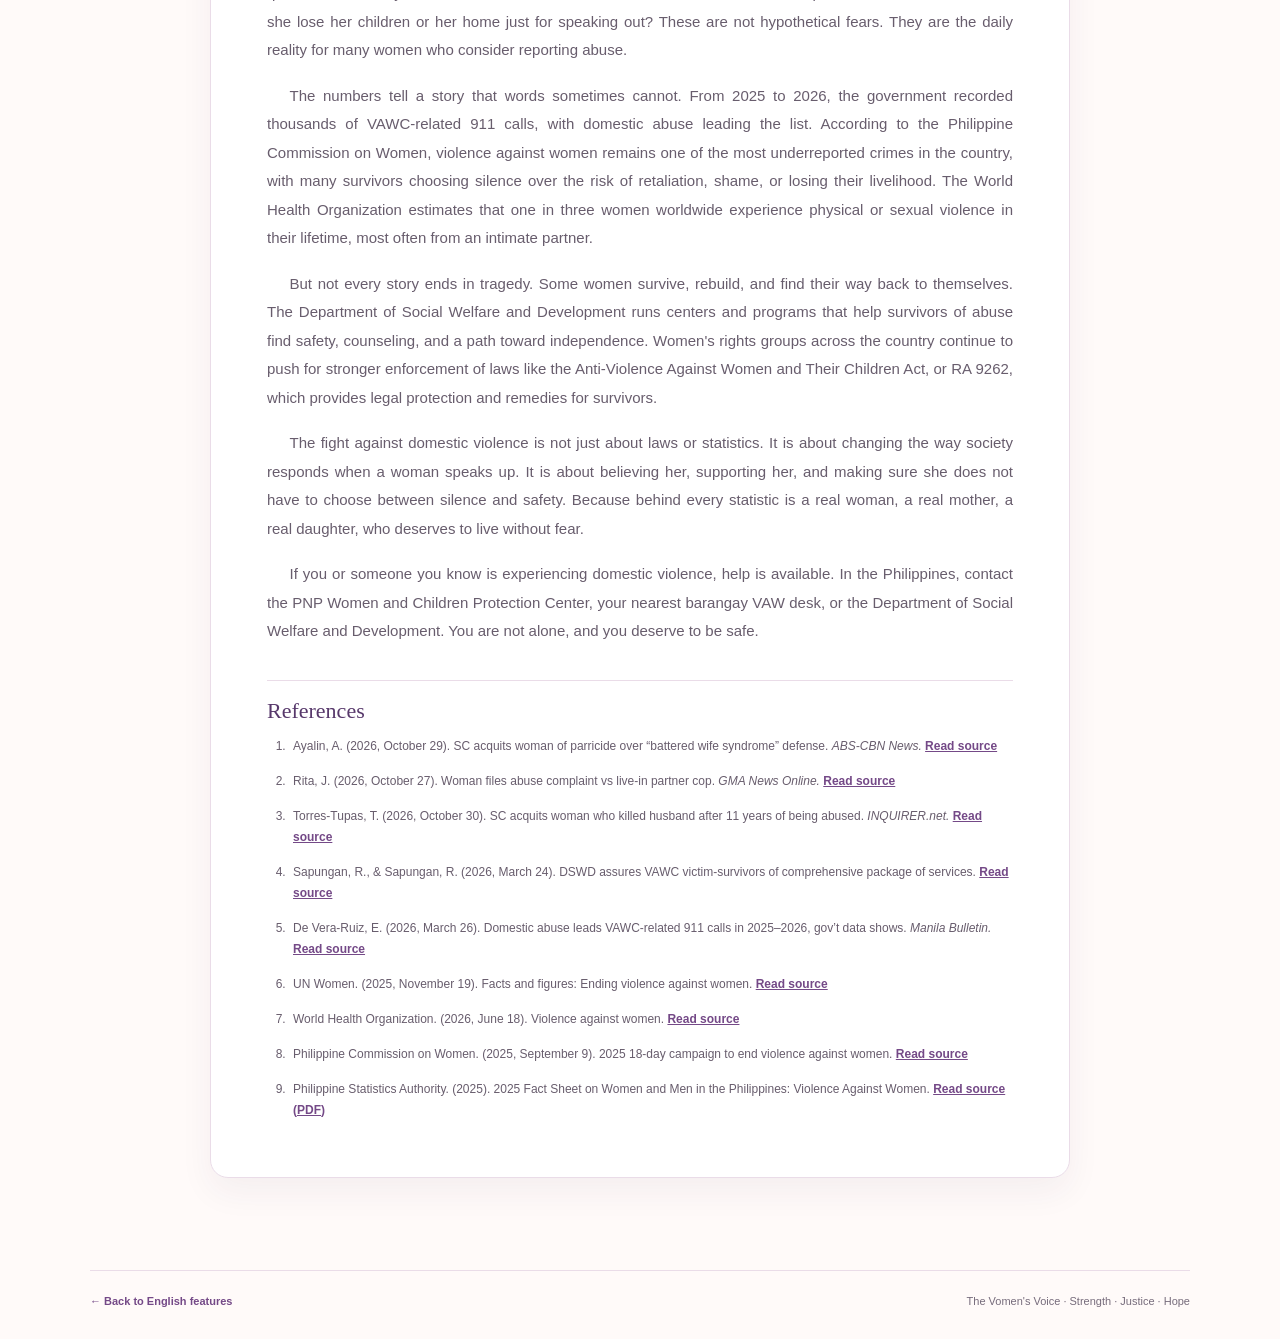
<file: feature-home-shouldnt-hurt.html>
<!DOCTYPE html>
<html lang="en">
<head>
    <meta charset="UTF-8">
    <meta name="viewport" content="width=device-width, initial-scale=1.0">
    <meta name="description" content="Home Shouldn't Hurt by Jalane Yumang explores domestic violence against women in the Philippines, its consequences, and available support.">
    <title>Home Shouldn't Hurt | The Vomen's Voice</title>
    <link rel="icon" type="image/png" sizes="32x32" href="assets/favicon.png">
    <link rel="stylesheet" href="styles.css">
</head>
<body>
    <header class="site-header" id="top">
        <a class="brand" href="myWebsite.html" aria-label="The Vomen's Voice home"><img class="brand-logo" src="assets/publication-logo.png" alt=""><span class="brand-name">The Vomen's Voice</span></a>
        <nav class="main-nav" aria-label="Main navigation">
            <a href="myWebsite.html">Home</a>
            <details class="nav-dropdown" name="primary-nav-sections">
                <summary class="active" aria-current="page">English</summary>
                <div class="nav-dropdown-menu">
                    <a href="menu.html#editorials">Editorial</a>
                    <a class="active" href="menu.html#features" aria-current="page">Feature</a>
                </div>
            </details>
            <details class="nav-dropdown" name="primary-nav-sections">
                <summary>Filipino</summary>
                <div class="nav-dropdown-menu">
                    <a href="menu.html#balita">Balita</a>
                    <a href="menu.html#kolum">Kolum</a>
                </div>
            </details>
            <a href="advocacy.html">Advocacy</a>
            <a href="about.html">About Us</a>
        </nav>
        <div class="header-actions"><a class="header-explore" href="#article">Read feature <span aria-hidden="true">↓</span></a></div>
    </header>
    <main class="page-content publication-content article-page" id="article">
        <a class="article-back-link" href="menu.html#features">← Back to English features</a>
        <article class="article-detail">
            <p class="section-eyebrow">English · Feature</p>
            <h1>Home Shouldn't Hurt</h1>
            <p class="article-deck">The prevalence, causes, and consequences of domestic violence against women in the Philippines</p>
            <p class="article-detail-byline">Written by Jalane Yumang</p>
            <figure class="article-illustration">
                <img src="assets/feature-home-shouldnt-hurt-pexels.png" alt="A woman removes tape marked “SPEAK” from her mouth.">
                <figcaption>Photo: <a href="https://www.pexels.com/photo/a-woman-removing-the-black-tape-on-her-lips-7699329/" target="_blank" rel="noopener noreferrer">Pexels</a>.</figcaption>
            </figure>
            <div class="article-body">
                <p>When you hear the word "domestic violence," what comes to mind? For many people, it is a vague image of bruises or a slammed door. But for the women who live it, it is much more than that. It is a lifetime of fear compressed into everyday moments, a fear that follows them from the kitchen to the bedroom to the front door. Domestic violence is not always visible, but it is always real.</p>
                <p>This is not something that happens far away from us in the Philippines. It is happening in our own homes right here in our country, in our cities and even barangays, within the confines of walls that no one ever questions from outside. Based on statistics from the Philippine National Police Women and Children Protection Center, thousands of cases of violence against women and children are reported every year, and domestic violence comprises a major number of these cases. In just the first ten months of 2025 alone, the PNP reported thousands of VAWC-related cases, most of which involved domestic abuse.</p>
                <p>One story that captured national attention in 2026 involved a woman who spent years in prison for killing her husband, a police officer. On October 29, 2026, the Supreme Court Second Division acquitted her of parricide, ruling that she suffered from battered woman syndrome when she killed him. The Court found that she endured years of physical, psychological, and economic abuse at the hands of her husband, and that her fear was grounded in real violence. Her case was not just about one woman's freedom. It was about what abuse can push a person to do, and how the justice system is slowly learning to recognize the cycle of violence that traps women in abusive homes.</p>
                <p>Around the same time, another woman came forward to file a complaint against her live-in partner, also a police officer. She said he beat her repeatedly over the years, and in one incident, he attacked her inside their home while their children were present. She sought help from women's rights groups, but her story raised questions that many survivors face. Will she be believed? Will her abuser use his position to intimidate her? Will she lose her children or her home just for speaking out? These are not hypothetical fears. They are the daily reality for many women who consider reporting abuse.</p>
                <p>The numbers tell a story that words sometimes cannot. From 2025 to 2026, the government recorded thousands of VAWC-related 911 calls, with domestic abuse leading the list. According to the Philippine Commission on Women, violence against women remains one of the most underreported crimes in the country, with many survivors choosing silence over the risk of retaliation, shame, or losing their livelihood. The World Health Organization estimates that one in three women worldwide experience physical or sexual violence in their lifetime, most often from an intimate partner.</p>
                <p>But not every story ends in tragedy. Some women survive, rebuild, and find their way back to themselves. The Department of Social Welfare and Development runs centers and programs that help survivors of abuse find safety, counseling, and a path toward independence. Women's rights groups across the country continue to push for stronger enforcement of laws like the Anti-Violence Against Women and Their Children Act, or RA 9262, which provides legal protection and remedies for survivors.</p>
                <p>The fight against domestic violence is not just about laws or statistics. It is about changing the way society responds when a woman speaks up. It is about believing her, supporting her, and making sure she does not have to choose between silence and safety. Because behind every statistic is a real woman, a real mother, a real daughter, who deserves to live without fear.</p>
                <p>If you or someone you know is experiencing domestic violence, help is available. In the Philippines, contact the PNP Women and Children Protection Center, your nearest barangay VAW desk, or the Department of Social Welfare and Development. You are not alone, and you deserve to be safe.</p>
            </div>
            <section class="article-sources" aria-labelledby="feature-references-title">
                <h2 id="feature-references-title">References</h2>
                <ol>
                    <li>Ayalin, A. (2026, October 29). SC acquits woman of parricide over “battered wife syndrome” defense. <em>ABS-CBN News.</em> <a href="https://www.abs-cbn.com/news/nation/2026/10/29/sc-acquits-woman-of-parricide-over-battered-wife-syndrome-defense-1708" target="_blank" rel="noopener noreferrer">Read source</a></li>
                    <li>Rita, J. (2026, October 27). Woman files abuse complaint vs live-in partner cop. <em>GMA News Online.</em> <a href="https://www.gmanetwork.com/news/topstories/nation/1007352/woman-files-abuse-complaint-vs-live-in-partner-cop/story/" target="_blank" rel="noopener noreferrer">Read source</a></li>
                    <li>Torres-Tupas, T. (2026, October 30). SC acquits woman who killed husband after 11 years of being abused. <em>INQUIRER.net.</em> <a href="https://newsinfo.inquirer.net/2332497/woman-who-chose-jail-over-abusive-home-acquitted-by-supreme-court" target="_blank" rel="noopener noreferrer">Read source</a></li>
                    <li>Sapungan, R., &amp; Sapungan, R. (2026, March 24). DSWD assures VAWC victim-survivors of comprehensive package of services. <a href="https://www.dswd.gov.ph/dswd-assures-vawc-victim-survivors-of-comprehensive-package-of-services/" target="_blank" rel="noopener noreferrer">Read source</a></li>
                    <li>De Vera-Ruiz, E. (2026, March 26). Domestic abuse leads VAWC-related 911 calls in 2025–2026, gov’t data shows. <em>Manila Bulletin.</em> <a href="https://mb.com.ph/2026/03/26/domestic-abuse-leads-vawc-related-911-calls-in-20252026-govt-data-shows" target="_blank" rel="noopener noreferrer">Read source</a></li>
                    <li>UN Women. (2025, November 19). Facts and figures: Ending violence against women. <a href="https://www.unwomen.org/en/articles/facts-and-figures/facts-and-figures-ending-violence-against-women" target="_blank" rel="noopener noreferrer">Read source</a></li>
                    <li>World Health Organization. (2026, June 18). Violence against women. <a href="https://www.who.int/news-room/fact-sheets/detail/violence-against-women" target="_blank" rel="noopener noreferrer">Read source</a></li>
                    <li>Philippine Commission on Women. (2025, September 9). 2025 18-day campaign to end violence against women. <a href="https://pcw.gov.ph/2025-18-day-campaign-to-end-violence-against-women/" target="_blank" rel="noopener noreferrer">Read source</a></li>
                    <li>Philippine Statistics Authority. (2025). 2025 Fact Sheet on Women and Men in the Philippines: Violence Against Women. <a href="https://psa.gov.ph/sites/default/files/phdsd/2025-Fact-Sheet-per-sector-Violence-Against-Women.pdf" target="_blank" rel="noopener noreferrer">Read source (PDF)</a></li>
                </ol>
            </section>
        </article>
    </main>
    <footer class="site-footer">
        <a href="menu.html#features">← Back to English features</a>
        <span>The Vomen's Voice · Strength · Justice · Hope</span>
    </footer>
    <script src="pages.js" defer></script>
</body>
</html>
</file>
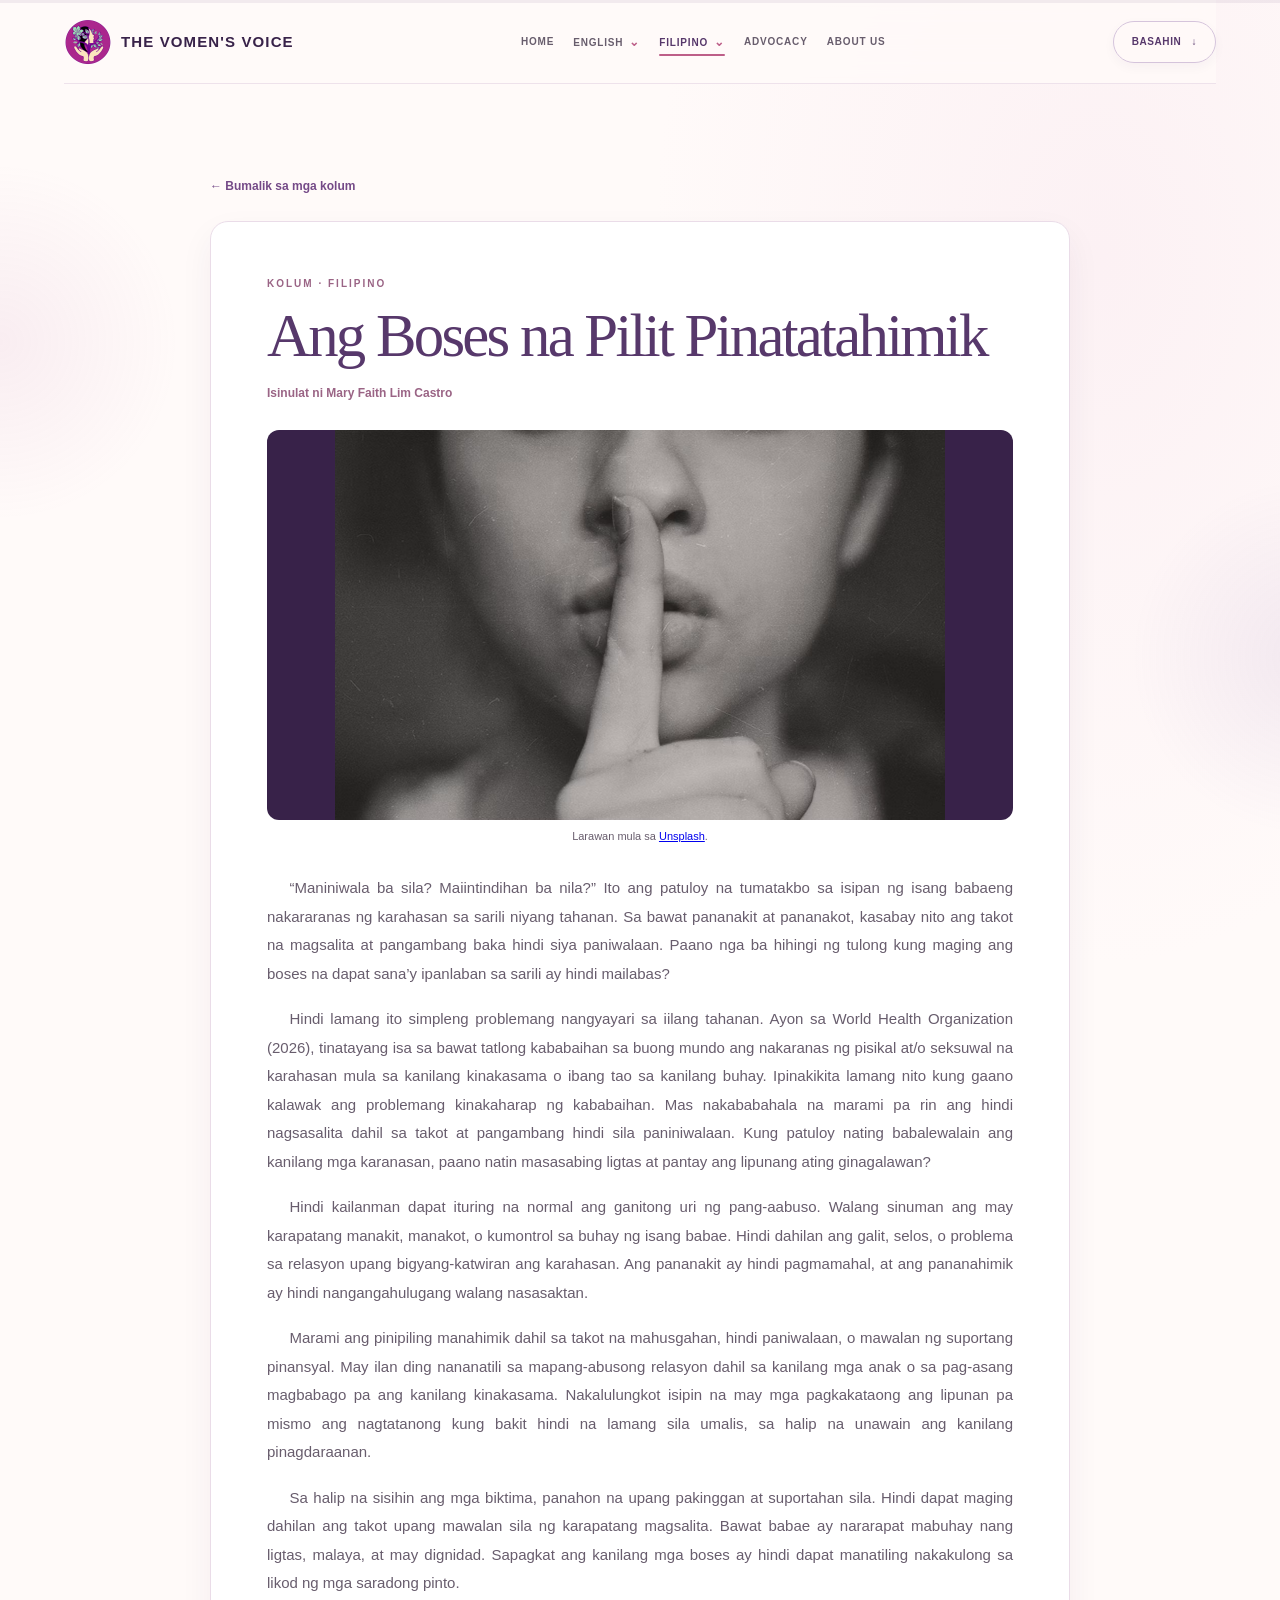
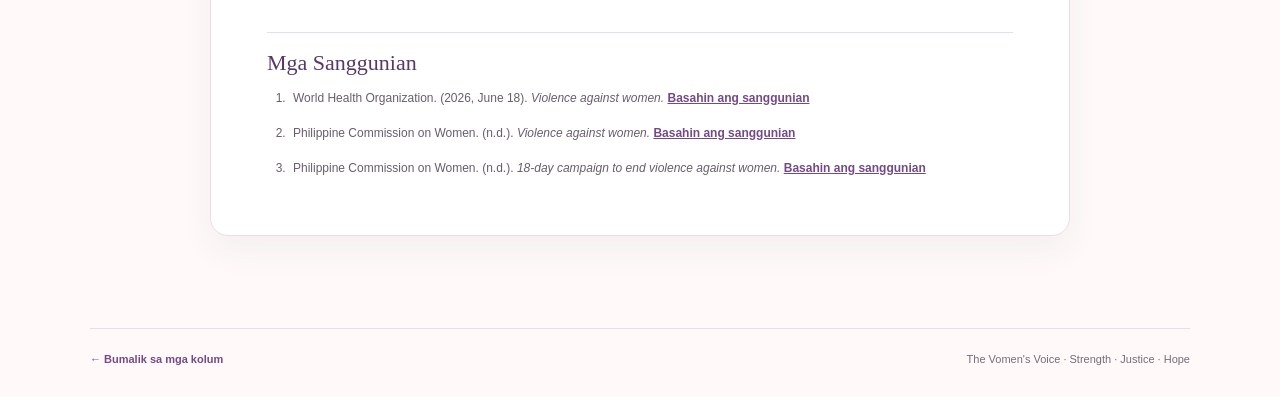
<file: kolum-boses-na-pilit-pinatatahimik.html>
<!DOCTYPE html>
<html lang="fil">
<head>
    <meta charset="UTF-8">
    <meta name="viewport" content="width=device-width, initial-scale=1.0">
    <meta name="description" content="Kolum ni Mary Faith Lim Castro tungkol sa pananahimik, karahasan laban sa kababaihan, at kahalagahan ng pakikinig at pagsuporta sa mga nakararanas nito.">
    <title>Ang Boses na Pilit Pinatatahimik | The Vomen's Voice</title>
    <link rel="icon" type="image/png" sizes="32x32" href="assets/favicon.png">
    <link rel="stylesheet" href="styles.css">
</head>
<body>
    <header class="site-header" id="top">
        <a class="brand" href="myWebsite.html" aria-label="The Vomen's Voice home"><img class="brand-logo" src="assets/publication-logo.png" alt=""><span class="brand-name">The Vomen's Voice</span></a>
        <nav class="main-nav" aria-label="Main navigation">
            <a href="myWebsite.html">Home</a>
            <details class="nav-dropdown" name="primary-nav-sections">
                <summary>English</summary>
                <div class="nav-dropdown-menu">
                    <a href="menu.html#editorials">Editorial</a>
                    <a href="menu.html#features">Feature</a>
                </div>
            </details>
            <details class="nav-dropdown" name="primary-nav-sections">
                <summary class="active" aria-current="page">Filipino</summary>
                <div class="nav-dropdown-menu">
                    <a href="menu.html#balita">Balita</a>
                    <a class="active" href="menu.html#kolum" aria-current="page">Kolum</a>
                </div>
            </details>
            <a href="advocacy.html">Advocacy</a>
            <a href="about.html">About Us</a>
        </nav>
        <div class="header-actions"><a class="header-explore" href="#article">Basahin <span aria-hidden="true">↓</span></a></div>
    </header>
    <main class="page-content publication-content article-page" id="article">
        <a class="article-back-link" href="menu.html#kolum">← Bumalik sa mga kolum</a>
        <article class="article-detail">
            <p class="section-eyebrow">Kolum · Filipino</p>
            <h1>Ang Boses na Pilit Pinatatahimik</h1>
            <p class="article-detail-byline">Isinulat ni Mary Faith Lim Castro</p>
            <figure class="article-illustration">
                <img src="assets/kolum-boses-unsplash.png" alt="A woman holds a finger to her lips in a silent gesture.">
                <figcaption>Larawan mula sa <a href="https://unsplash.com/photos/grayscale-photo-of-woman-doing-silent-hand-sign-BcjdbyKWquw" target="_blank" rel="noopener noreferrer">Unsplash</a>.</figcaption>
            </figure>
            <div class="article-body">
                <p>“Maniniwala ba sila? Maiintindihan ba nila?” Ito ang patuloy na tumatakbo sa isipan ng isang babaeng nakararanas ng karahasan sa sarili niyang tahanan. Sa bawat pananakit at pananakot, kasabay nito ang takot na magsalita at pangambang baka hindi siya paniwalaan. Paano nga ba hihingi ng tulong kung maging ang boses na dapat sana’y ipanlaban sa sarili ay hindi mailabas?</p>
                <p>Hindi lamang ito simpleng problemang nangyayari sa iilang tahanan. Ayon sa World Health Organization (2026), tinatayang isa sa bawat tatlong kababaihan sa buong mundo ang nakaranas ng pisikal at/o seksuwal na karahasan mula sa kanilang kinakasama o ibang tao sa kanilang buhay. Ipinakikita lamang nito kung gaano kalawak ang problemang kinakaharap ng kababaihan. Mas nakababahala na marami pa rin ang hindi nagsasalita dahil sa takot at pangambang hindi sila paniniwalaan. Kung patuloy nating babalewalain ang kanilang mga karanasan, paano natin masasabing ligtas at pantay ang lipunang ating ginagalawan?</p>
                <p>Hindi kailanman dapat ituring na normal ang ganitong uri ng pang-aabuso. Walang sinuman ang may karapatang manakit, manakot, o kumontrol sa buhay ng isang babae. Hindi dahilan ang galit, selos, o problema sa relasyon upang bigyang-katwiran ang karahasan. Ang pananakit ay hindi pagmamahal, at ang pananahimik ay hindi nangangahulugang walang nasasaktan.</p>
                <p>Marami ang pinipiling manahimik dahil sa takot na mahusgahan, hindi paniwalaan, o mawalan ng suportang pinansyal. May ilan ding nananatili sa mapang-abusong relasyon dahil sa kanilang mga anak o sa pag-asang magbabago pa ang kanilang kinakasama. Nakalulungkot isipin na may mga pagkakataong ang lipunan pa mismo ang nagtatanong kung bakit hindi na lamang sila umalis, sa halip na unawain ang kanilang pinagdaraanan.</p>
                <p>Sa halip na sisihin ang mga biktima, panahon na upang pakinggan at suportahan sila. Hindi dapat maging dahilan ang takot upang mawalan sila ng karapatang magsalita. Bawat babae ay nararapat mabuhay nang ligtas, malaya, at may dignidad. Sapagkat ang kanilang mga boses ay hindi dapat manatiling nakakulong sa likod ng mga saradong pinto.</p>
            </div>
            <section class="article-sources" aria-labelledby="column-references-title">
                <h2 id="column-references-title">Mga Sanggunian</h2>
                <ol>
                    <li>World Health Organization. (2026, June 18). <em>Violence against women.</em> <a href="https://www.who.int/news-room/fact-sheets/detail/violence-against-women" target="_blank" rel="noopener noreferrer">Basahin ang sanggunian</a></li>
                    <li>Philippine Commission on Women. (n.d.). <em>Violence against women.</em> <a href="https://pcw.gov.ph/violence-against-women/" target="_blank" rel="noopener noreferrer">Basahin ang sanggunian</a></li>
                    <li>Philippine Commission on Women. (n.d.). <em>18-day campaign to end violence against women.</em> <a href="https://pcw.gov.ph/18-day-campaign-to-end-vaw/" target="_blank" rel="noopener noreferrer">Basahin ang sanggunian</a></li>
                </ol>
            </section>
        </article>
    </main>
    <footer class="site-footer">
        <a href="menu.html#kolum">← Bumalik sa mga kolum</a>
        <span>The Vomen's Voice · Strength · Justice · Hope</span>
    </footer>
    <script src="pages.js" defer></script>
</body>
</html>
</file>
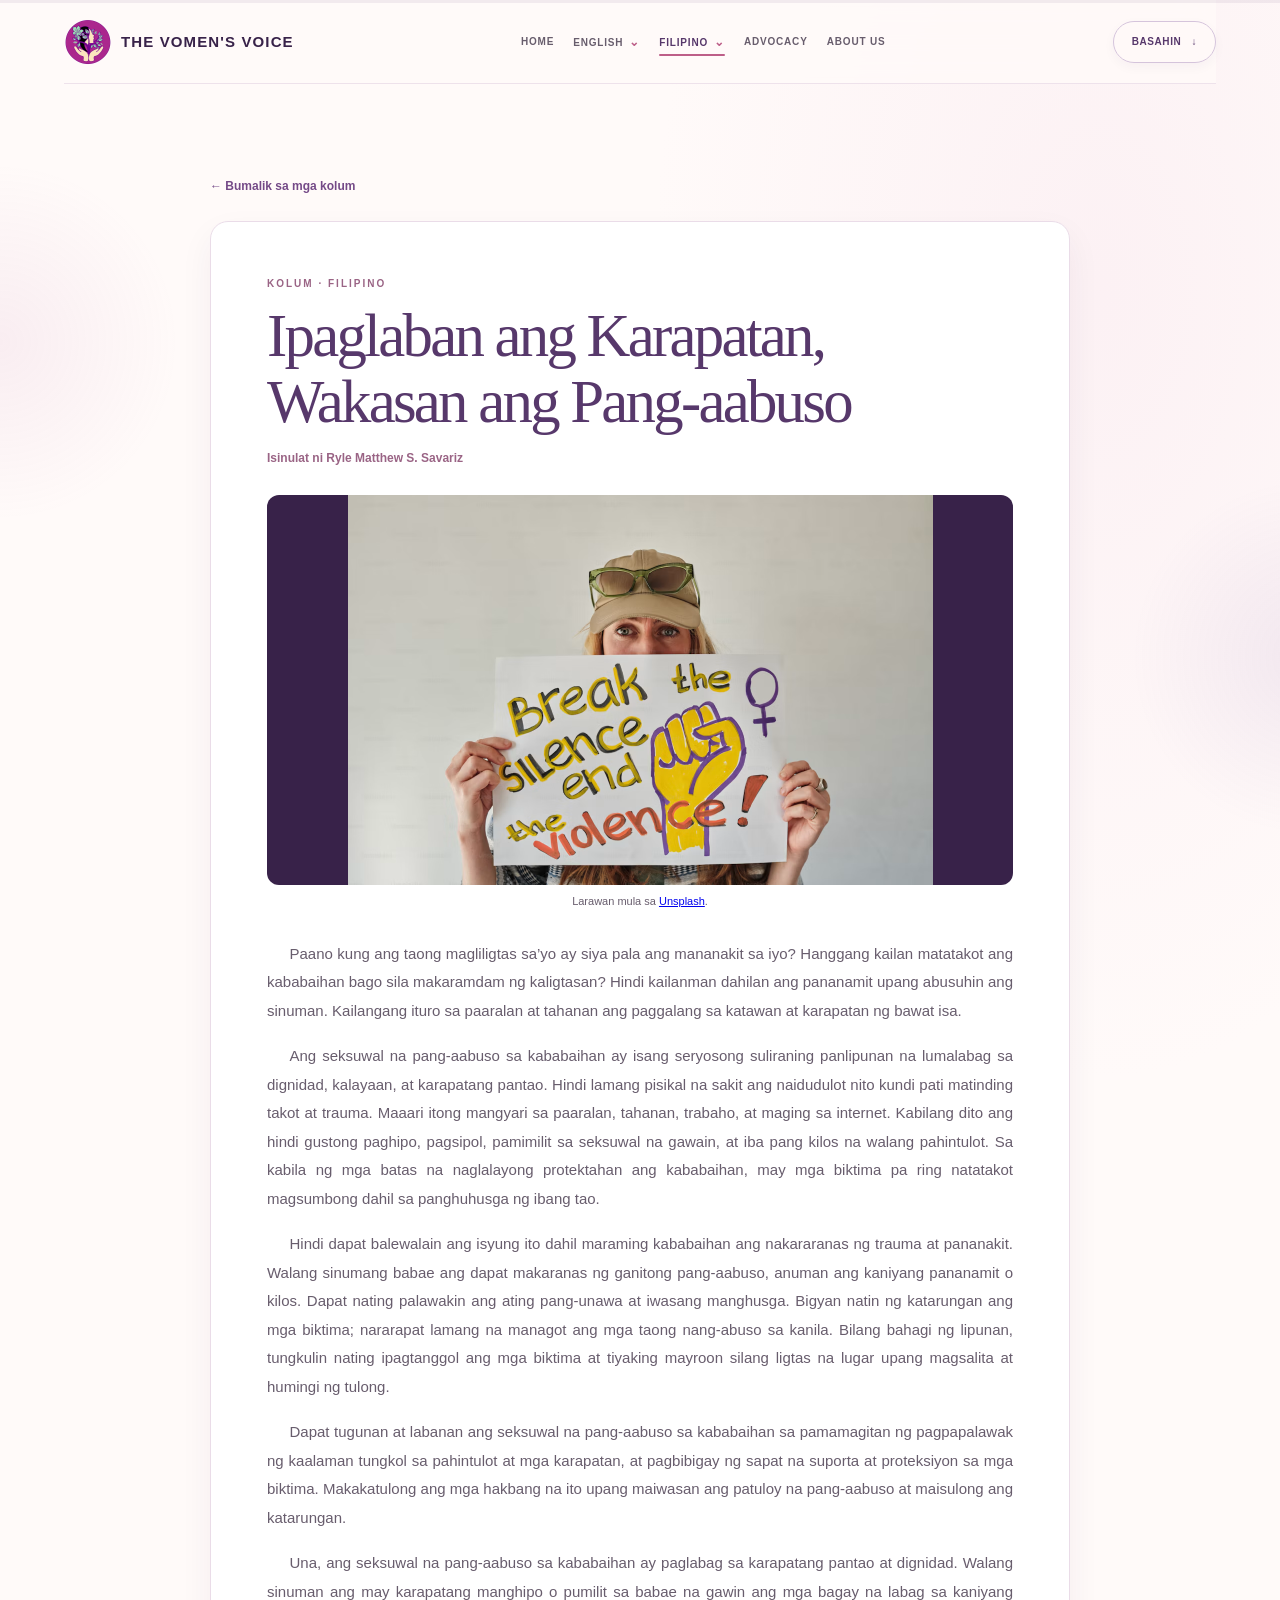
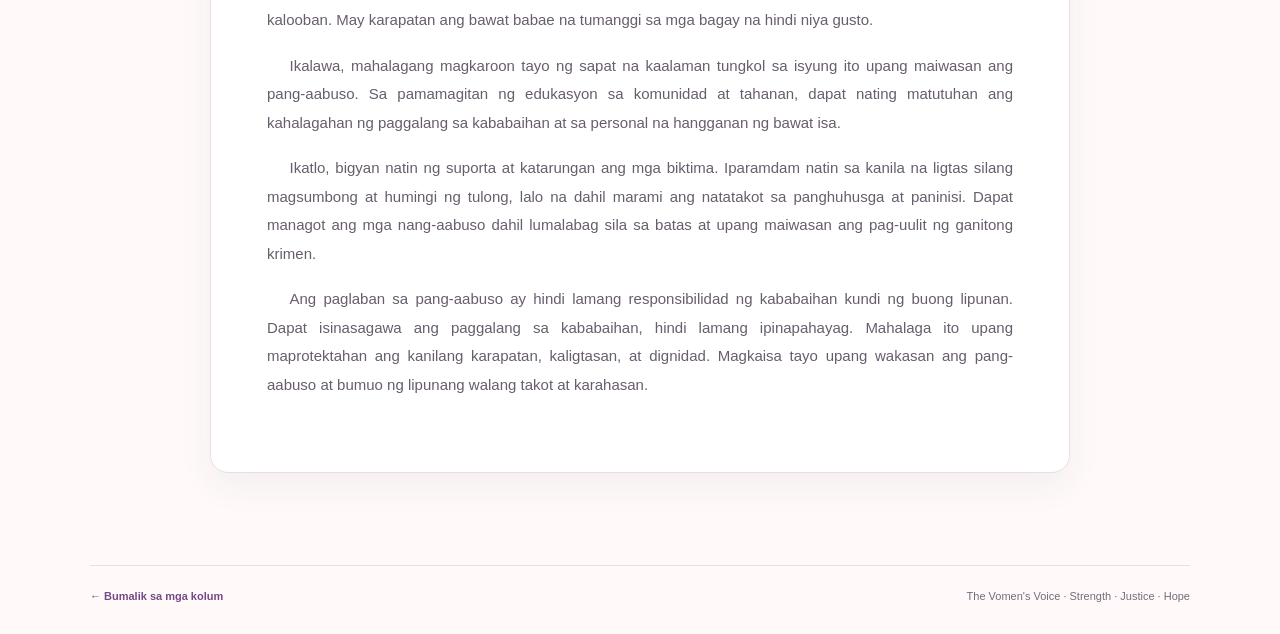
<file: kolum-ipaglaban-karapatan-wakasan-pang-aabuso.html>
<!DOCTYPE html>
<html lang="fil">
<head>
    <meta charset="UTF-8">
    <meta name="viewport" content="width=device-width, initial-scale=1.0">
    <meta name="description" content="Kolum ni Ryle Matthew S. Savariz na nananawagan ng paggalang sa karapatan ng kababaihan, edukasyon tungkol sa pahintulot, at suporta para sa mga nakaranas ng seksuwal na pang-aabuso.">
    <title>Ipaglaban ang Karapatan, Wakasan ang Pang-aabuso | The Vomen's Voice</title>
    <link rel="icon" type="image/png" sizes="32x32" href="assets/favicon.png">
    <link rel="stylesheet" href="styles.css">
</head>
<body>
    <header class="site-header" id="top">
        <a class="brand" href="myWebsite.html" aria-label="The Vomen's Voice home"><img class="brand-logo" src="assets/publication-logo.png" alt=""><span class="brand-name">The Vomen's Voice</span></a>
        <nav class="main-nav" aria-label="Main navigation">
            <a href="myWebsite.html">Home</a>
            <details class="nav-dropdown" name="primary-nav-sections">
                <summary>English</summary>
                <div class="nav-dropdown-menu">
                    <a href="menu.html#editorials">Editorial</a>
                    <a href="menu.html#features">Feature</a>
                </div>
            </details>
            <details class="nav-dropdown" name="primary-nav-sections">
                <summary class="active" aria-current="page">Filipino</summary>
                <div class="nav-dropdown-menu">
                    <a href="menu.html#balita">Balita</a>
                    <a class="active" href="menu.html#kolum" aria-current="page">Kolum</a>
                </div>
            </details>
            <a href="advocacy.html">Advocacy</a>
            <a href="about.html">About Us</a>
        </nav>
        <div class="header-actions"><a class="header-explore" href="#article">Basahin <span aria-hidden="true">↓</span></a></div>
    </header>
    <main class="page-content publication-content article-page" id="article">
        <a class="article-back-link" href="menu.html#kolum">← Bumalik sa mga kolum</a>
        <article class="article-detail">
            <p class="section-eyebrow">Kolum · Filipino</p>
            <h1>Ipaglaban ang Karapatan, Wakasan ang Pang-aabuso</h1>
            <p class="article-detail-byline">Isinulat ni Ryle Matthew S. Savariz</p>
            <figure class="article-illustration">
                <img src="assets/kolum-ipaglaban-unsplash.png" alt="A woman holding a sign reading “Break the silence and end the violence!”">
                <figcaption>Larawan mula sa <a href="https://unsplash.com/photos/a-woman-holding-up-a-sign-with-words-on-it-jK4yqyiTQ2k" target="_blank" rel="noopener noreferrer">Unsplash</a>.</figcaption>
            </figure>
            <div class="article-body">
                <p>Paano kung ang taong magliligtas sa’yo ay siya pala ang mananakit sa iyo? Hanggang kailan matatakot ang kababaihan bago sila makaramdam ng kaligtasan? Hindi kailanman dahilan ang pananamit upang abusuhin ang sinuman. Kailangang ituro sa paaralan at tahanan ang paggalang sa katawan at karapatan ng bawat isa.</p>
                <p>Ang seksuwal na pang-aabuso sa kababaihan ay isang seryosong suliraning panlipunan na lumalabag sa dignidad, kalayaan, at karapatang pantao. Hindi lamang pisikal na sakit ang naidudulot nito kundi pati matinding takot at trauma. Maaari itong mangyari sa paaralan, tahanan, trabaho, at maging sa internet. Kabilang dito ang hindi gustong paghipo, pagsipol, pamimilit sa seksuwal na gawain, at iba pang kilos na walang pahintulot. Sa kabila ng mga batas na naglalayong protektahan ang kababaihan, may mga biktima pa ring natatakot magsumbong dahil sa panghuhusga ng ibang tao.</p>
                <p>Hindi dapat balewalain ang isyung ito dahil maraming kababaihan ang nakararanas ng trauma at pananakit. Walang sinumang babae ang dapat makaranas ng ganitong pang-aabuso, anuman ang kaniyang pananamit o kilos. Dapat nating palawakin ang ating pang-unawa at iwasang manghusga. Bigyan natin ng katarungan ang mga biktima; nararapat lamang na managot ang mga taong nang-abuso sa kanila. Bilang bahagi ng lipunan, tungkulin nating ipagtanggol ang mga biktima at tiyaking mayroon silang ligtas na lugar upang magsalita at humingi ng tulong.</p>
                <p>Dapat tugunan at labanan ang seksuwal na pang-aabuso sa kababaihan sa pamamagitan ng pagpapalawak ng kaalaman tungkol sa pahintulot at mga karapatan, at pagbibigay ng sapat na suporta at proteksiyon sa mga biktima. Makakatulong ang mga hakbang na ito upang maiwasan ang patuloy na pang-aabuso at maisulong ang katarungan.</p>
                <p>Una, ang seksuwal na pang-aabuso sa kababaihan ay paglabag sa karapatang pantao at dignidad. Walang sinuman ang may karapatang manghipo o pumilit sa babae na gawin ang mga bagay na labag sa kaniyang kalooban. May karapatan ang bawat babae na tumanggi sa mga bagay na hindi niya gusto.</p>
                <p>Ikalawa, mahalagang magkaroon tayo ng sapat na kaalaman tungkol sa isyung ito upang maiwasan ang pang-aabuso. Sa pamamagitan ng edukasyon sa komunidad at tahanan, dapat nating matutuhan ang kahalagahan ng paggalang sa kababaihan at sa personal na hangganan ng bawat isa.</p>
                <p>Ikatlo, bigyan natin ng suporta at katarungan ang mga biktima. Iparamdam natin sa kanila na ligtas silang magsumbong at humingi ng tulong, lalo na dahil marami ang natatakot sa panghuhusga at paninisi. Dapat managot ang mga nang-aabuso dahil lumalabag sila sa batas at upang maiwasan ang pag-uulit ng ganitong krimen.</p>
                <p>Ang paglaban sa pang-aabuso ay hindi lamang responsibilidad ng kababaihan kundi ng buong lipunan. Dapat isinasagawa ang paggalang sa kababaihan, hindi lamang ipinapahayag. Mahalaga ito upang maprotektahan ang kanilang karapatan, kaligtasan, at dignidad. Magkaisa tayo upang wakasan ang pang-aabuso at bumuo ng lipunang walang takot at karahasan.</p>
            </div>
        </article>
    </main>
    <footer class="site-footer">
        <a href="menu.html#kolum">← Bumalik sa mga kolum</a>
        <span>The Vomen's Voice · Strength · Justice · Hope</span>
    </footer>
    <script src="pages.js" defer></script>
</body>
</html>
</file>
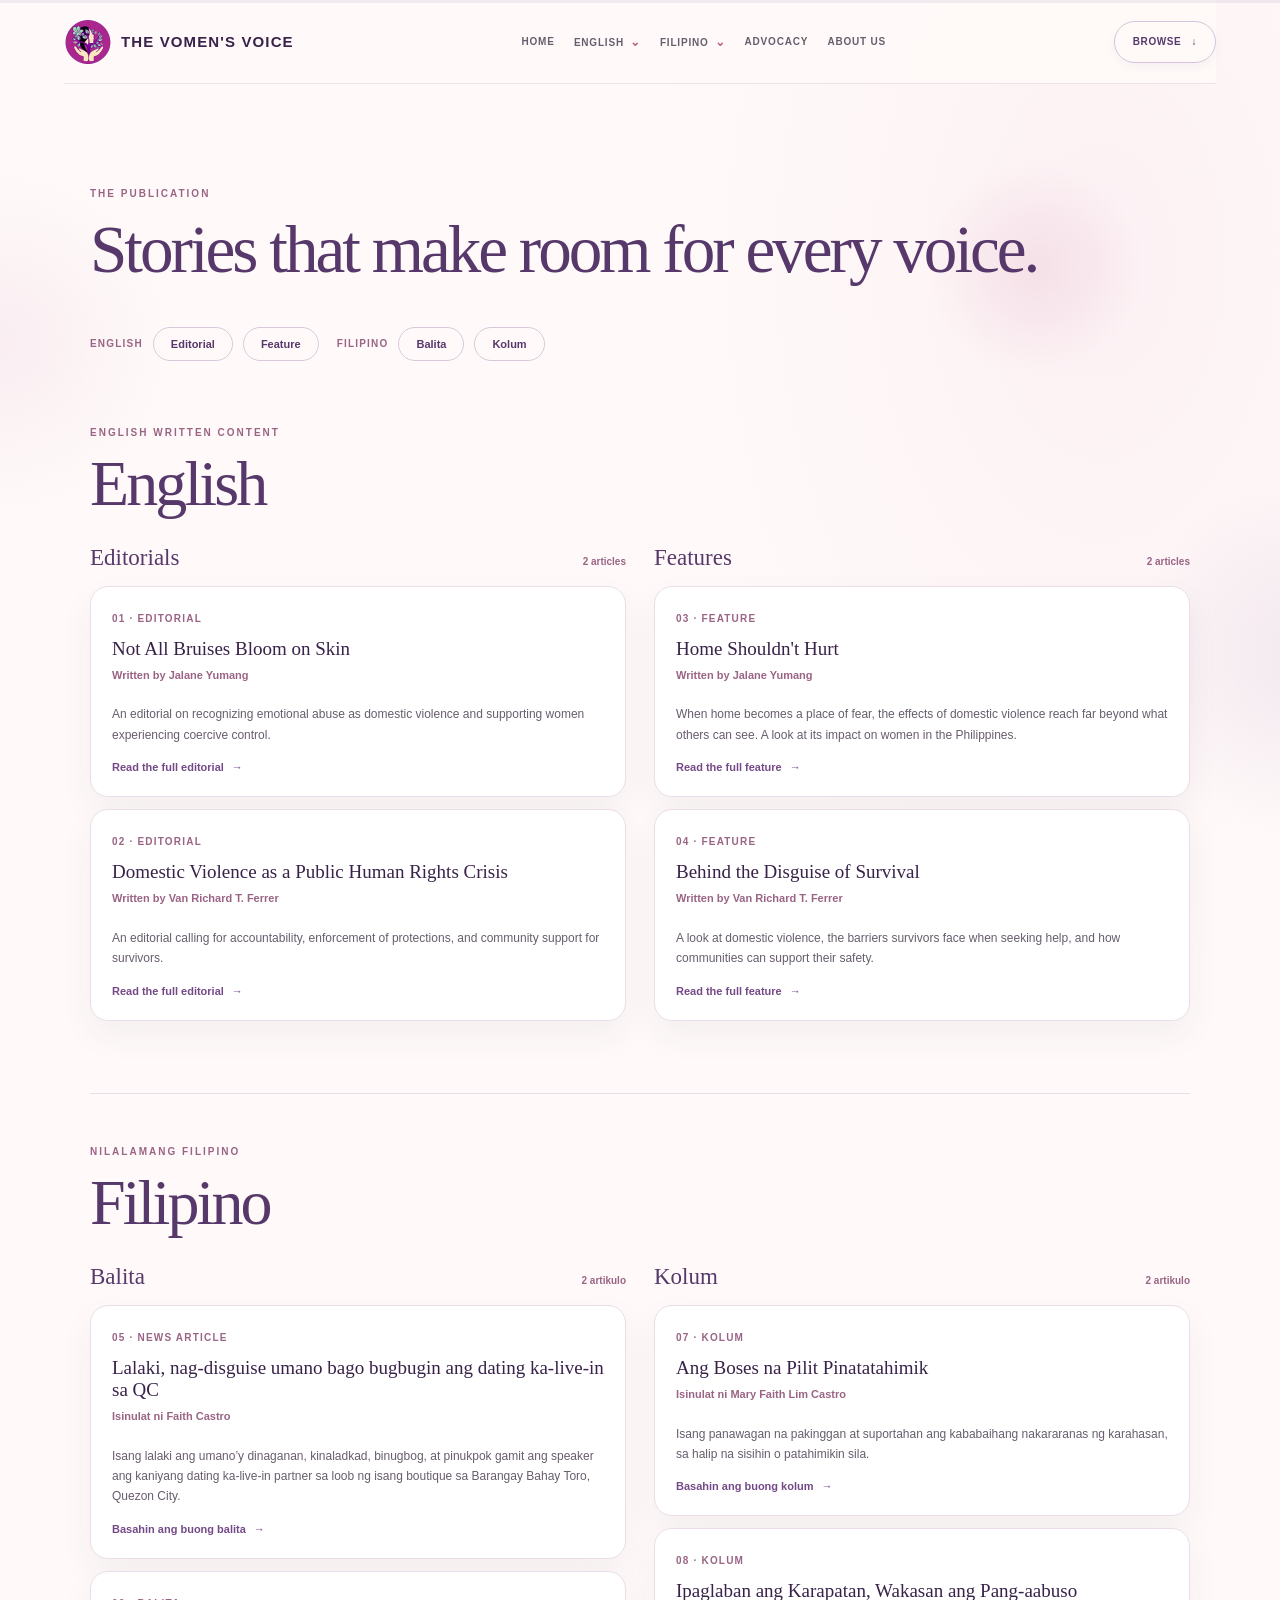
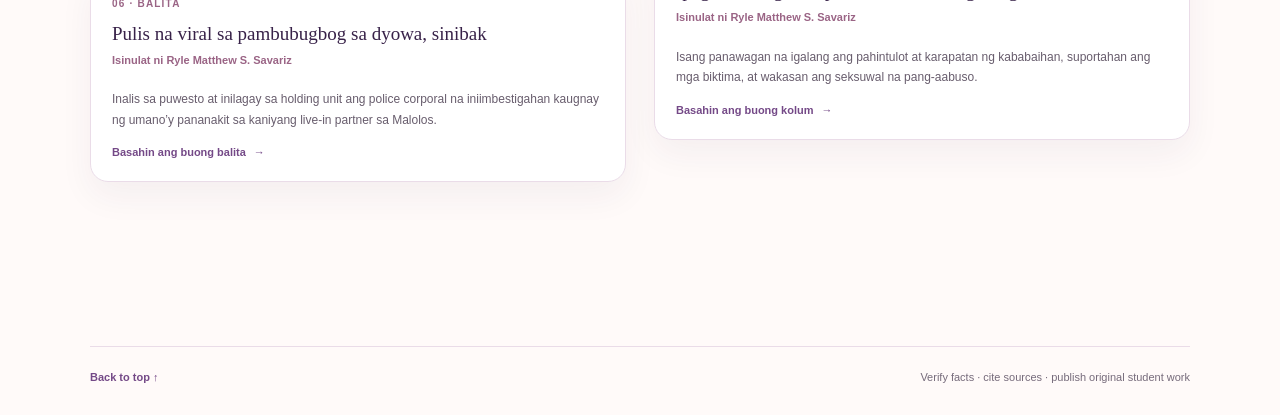
<file: menu.html>
<!DOCTYPE html>
<html lang="en">
<head>
    <meta charset="UTF-8">
    <meta name="viewport" content="width=device-width, initial-scale=1.0">
    <meta name="description" content="English and Filipino article sections of The Vomen's Voice student publication.">
    <title>Articles | The Vomen's Voice</title>
    <link rel="icon" type="image/png" sizes="32x32" href="assets/favicon.png">
    <link rel="stylesheet" href="styles.css">
</head>
<body>
    <header class="site-header" id="top">
        <a class="brand" href="myWebsite.html" aria-label="The Vomen's Voice home"><img class="brand-logo" src="assets/publication-logo.png" alt=""><span class="brand-name">The Vomen's Voice</span></a>
        <nav class="main-nav" aria-label="Main navigation">
            <a href="myWebsite.html">Home</a>
            <details class="nav-dropdown" name="primary-nav-sections">
                <summary>English</summary>
                <div class="nav-dropdown-menu">
                    <a href="#editorials">Editorial</a>
                    <a href="#features">Feature</a>
                </div>
            </details>
            <details class="nav-dropdown" name="primary-nav-sections">
                <summary>Filipino</summary>
                <div class="nav-dropdown-menu">
                    <a href="#balita">Balita</a>
                    <a href="#kolum">Kolum</a>
                </div>
            </details>
            <a href="advocacy.html">Advocacy</a>
            <a href="about.html">About Us</a>
        </nav>
        <div class="header-actions"><a class="header-explore" href="#english">Browse <span aria-hidden="true">↓</span></a></div>
    </header>
    <main class="page-content publication-content article-index-page">
        <div class="article-index-intro">
            <p class="section-eyebrow">The publication</p>
            <h1>Stories that make room for every voice.</h1>
        </div>

        <nav class="section-jump" aria-label="Article categories">
            <span class="section-jump-label">English</span>
            <a href="#editorials">Editorial</a>
            <a href="#features">Feature</a>
            <span class="section-jump-label">Filipino</span>
            <a href="#balita">Balita</a>
            <a href="#kolum">Kolum</a>
        </nav>

        <section class="article-category" id="english" aria-labelledby="english-title">
            <p class="section-eyebrow">English written content</p>
            <h2 id="english-title">English</h2>
            <div class="category-columns">
                <section id="editorials" aria-labelledby="editorial-title">
                    <h3 id="editorial-title">Editorials <span>2 articles</span></h3>
                    <div class="article-slot-list">
                        <article class="article-slot" id="editorial-1">
                            <span class="slot-number">01 · Editorial</span>
                            <h4><a class="article-title-link" href="editorial-not-all-bruises-bloom.html">Not All Bruises Bloom on Skin</a></h4>
                            <p class="article-byline">Written by Jalane Yumang</p>
                            <p>An editorial on recognizing emotional abuse as domestic violence and supporting women experiencing coercive control.</p>
                            <a class="article-read-link" href="editorial-not-all-bruises-bloom.html">Read the full editorial <span aria-hidden="true">→</span></a>
                        </article>
                        <article class="article-slot" id="editorial-2">
                            <span class="slot-number">02 · Editorial</span>
                            <h4><a class="article-title-link" href="editorial-domestic-violence-human-rights-crisis.html">Domestic Violence as a Public Human Rights Crisis</a></h4>
                            <p class="article-byline">Written by Van Richard T. Ferrer</p>
                            <p>An editorial calling for accountability, enforcement of protections, and community support for survivors.</p>
                            <a class="article-read-link" href="editorial-domestic-violence-human-rights-crisis.html">Read the full editorial <span aria-hidden="true">→</span></a>
                        </article>
                    </div>
                </section>
                <section id="features" aria-labelledby="feature-title">
                    <h3 id="feature-title">Features <span>2 articles</span></h3>
                    <div class="article-slot-list">
                        <article class="article-slot" id="feature-1">
                            <span class="slot-number">03 · Feature</span>
                            <h4><a class="article-title-link" href="feature-home-shouldnt-hurt.html">Home Shouldn't Hurt</a></h4>
                            <p class="article-byline">Written by Jalane Yumang</p>
                            <p>When home becomes a place of fear, the effects of domestic violence reach far beyond what others can see. A look at its impact on women in the Philippines.</p>
                            <a class="article-read-link" href="feature-home-shouldnt-hurt.html">Read the full feature <span aria-hidden="true">→</span></a>
                        </article>
                        <article class="article-slot" id="feature-2">
                            <span class="slot-number">04 · Feature</span>
                            <h4><a class="article-title-link" href="feature-behind-the-disguise.html">Behind the Disguise of Survival</a></h4>
                            <p class="article-byline">Written by Van Richard T. Ferrer</p>
                            <p>A look at domestic violence, the barriers survivors face when seeking help, and how communities can support their safety.</p>
                            <a class="article-read-link" href="feature-behind-the-disguise.html">Read the full feature <span aria-hidden="true">→</span></a>
                        </article>
                    </div>
                </section>
            </div>
        </section>

        <section class="article-category filipino-category" id="filipino" aria-labelledby="filipino-title">
            <p class="section-eyebrow">Nilalamang Filipino</p>
            <h2 id="filipino-title">Filipino</h2>
            <div class="category-columns">
                <section id="balita" aria-labelledby="balita-title">
                    <h3 id="balita-title">Balita <span>2 artikulo</span></h3>
                    <div class="article-slot-list">
                        <article class="article-slot" id="balita-1">
                            <span class="slot-number">05 · News article</span>
                            <h4><a class="article-title-link" href="balita-qc-disguise.html">Lalaki, nag-disguise umano bago bugbugin ang dating ka-live-in sa QC</a></h4>
                            <p class="article-byline">Isinulat ni Faith Castro</p>
                            <p>Isang lalaki ang umano’y dinaganan, kinaladkad, binugbog, at pinukpok gamit ang speaker ang kaniyang dating ka-live-in partner sa loob ng isang boutique sa Barangay Bahay Toro, Quezon City.</p>
                            <a class="article-read-link" href="balita-qc-disguise.html">Basahin ang buong balita <span aria-hidden="true">→</span></a>
                        </article>
                        <article class="article-slot" id="balita-2">
                            <span class="slot-number">06 · Balita</span>
                            <h4><a class="article-title-link" href="balita-pulis-viral-sinibak.html">Pulis na viral sa pambubugbog sa dyowa, sinibak</a></h4>
                            <p class="article-byline">Isinulat ni Ryle Matthew S. Savariz</p>
                            <p>Inalis sa puwesto at inilagay sa holding unit ang police corporal na iniimbestigahan kaugnay ng umano’y pananakit sa kaniyang live-in partner sa Malolos.</p>
                            <a class="article-read-link" href="balita-pulis-viral-sinibak.html">Basahin ang buong balita <span aria-hidden="true">→</span></a>
                        </article>
                    </div>
                </section>
                <section id="kolum" aria-labelledby="kolum-title">
                    <h3 id="kolum-title">Kolum <span>2 artikulo</span></h3>
                    <div class="article-slot-list">
                        <article class="article-slot" id="kolum-1">
                            <span class="slot-number">07 · Kolum</span>
                            <h4><a class="article-title-link" href="kolum-boses-na-pilit-pinatatahimik.html">Ang Boses na Pilit Pinatatahimik</a></h4>
                            <p class="article-byline">Isinulat ni Mary Faith Lim Castro</p>
                            <p>Isang panawagan na pakinggan at suportahan ang kababaihang nakararanas ng karahasan, sa halip na sisihin o patahimikin sila.</p>
                            <a class="article-read-link" href="kolum-boses-na-pilit-pinatatahimik.html">Basahin ang buong kolum <span aria-hidden="true">→</span></a>
                        </article>
                        <article class="article-slot" id="kolum-2">
                            <span class="slot-number">08 · Kolum</span>
                            <h4><a class="article-title-link" href="kolum-ipaglaban-karapatan-wakasan-pang-aabuso.html">Ipaglaban ang Karapatan, Wakasan ang Pang-aabuso</a></h4>
                            <p class="article-byline">Isinulat ni Ryle Matthew S. Savariz</p>
                            <p>Isang panawagan na igalang ang pahintulot at karapatan ng kababaihan, suportahan ang mga biktima, at wakasan ang seksuwal na pang-aabuso.</p>
                            <a class="article-read-link" href="kolum-ipaglaban-karapatan-wakasan-pang-aabuso.html">Basahin ang buong kolum <span aria-hidden="true">→</span></a>
                        </article>
                    </div>
                </section>
            </div>
        </section>
    </main>
    <footer class="site-footer">
        <a href="#top">Back to top ↑</a>
        <span>Verify facts · cite sources · publish original student work</span>
    </footer>
    <script src="pages.js" defer></script>
</body>
</html>
</file>
<file: styles.css>
:root {
    color-scheme: light;
    --ink: #30233c;
    --plum: #57386b;
    --plum-deep: #382249;
    --rose: #bd5e88;
    --rose-pale: #f8edf3;
    --cream: #fffaf9;
    --paper: #fff;
    --muted: #685d6d;
    --line: #eadce8;
    --serif: Georgia, "Times New Roman", serif;
    --sans: Arial, Helvetica, sans-serif;
}

* {
    box-sizing: border-box;
}

html {
    scroll-behavior: smooth;
    scroll-padding-top: 28px;
}

body {
    min-width: 320px;
    min-height: 100vh;
    margin: 0;
    padding: 0 5vw;
    background:
        radial-gradient(ellipse at 86% 13%, rgba(245, 220, 232, 0.3), transparent 28rem),
        var(--cream);
    color: var(--ink);
    font-family: var(--sans);
}

a {
    transition: color 150ms ease, background-color 150ms ease, border-color 150ms ease;
}

a:focus-visible {
    outline: 3px solid var(--rose);
    outline-offset: 4px;
}

.site-header {
    position: relative;
    z-index: 2;
    display: flex;
    min-height: 84px;
    align-items: center;
    justify-content: space-between;
    gap: 24px;
    border-bottom: 1px solid rgba(234, 220, 232, 0.8);
}

.brand {
    display: inline-flex;
    flex: 0 0 auto;
    align-items: center;
    gap: 9px;
    text-decoration: none;
}

.brand-logo {
    display: block;
    width: 48px;
    height: 48px;
    object-fit: contain;
    transition: transform 150ms ease;
}

.brand-name {
    color: var(--plum-deep);
    font-size: 15px;
    font-weight: 800;
    letter-spacing: 0.075em;
    text-transform: uppercase;
    white-space: nowrap;
}

.brand:hover .brand-name,
.brand:focus-visible .brand-name {
    color: var(--rose);
}

.brand:hover .brand-logo,
.brand:focus-visible .brand-logo {
    transform: scale(1.04);
}

.main-nav {
    display: flex;
    align-items: center;
    justify-content: center;
    gap: clamp(14px, 2.2vw, 30px);
}

.main-nav a {
    position: relative;
    padding: 10px 0;
    color: var(--muted);
    font-size: 10px;
    font-weight: 700;
    letter-spacing: 0.08em;
    text-decoration: none;
    text-transform: uppercase;
    white-space: nowrap;
}

.nav-dropdown {
    position: relative;
}

.nav-dropdown summary {
    position: relative;
    padding: 10px 0;
    color: var(--muted);
    cursor: pointer;
    font-size: 10px;
    font-weight: 700;
    letter-spacing: 0.08em;
    list-style: none;
    text-transform: uppercase;
    white-space: nowrap;
}

.nav-dropdown summary::-webkit-details-marker {
    display: none;
}

.nav-dropdown summary:focus-visible {
    outline: 3px solid var(--rose);
    outline-offset: 4px;
}

.nav-dropdown summary::after {
    display: inline-block;
    margin-left: 6px;
    color: var(--rose);
    content: "⌄";
    font-size: 12px;
    transition: transform 150ms ease;
}

.nav-dropdown[open] summary::after {
    transform: rotate(180deg);
}

.main-nav a:hover,
.main-nav a:focus-visible,
.main-nav a.active,
.nav-dropdown summary:hover,
.nav-dropdown summary:focus-visible,
.nav-dropdown summary.active {
    color: var(--plum);
}

.main-nav a.active::after,
.nav-dropdown summary.active::before {
    position: absolute;
    right: 0;
    bottom: 3px;
    left: 0;
    height: 2px;
    border-radius: 2px;
    background: var(--rose);
    content: "";
}

.nav-dropdown-menu {
    position: absolute;
    z-index: 8;
    top: calc(100% + 8px);
    left: -16px;
    display: grid;
    min-width: 150px;
    gap: 2px;
    padding: 7px;
    border: 1px solid var(--line);
    border-radius: 12px;
    background: rgba(255, 250, 249, 0.98);
    box-shadow: 0 14px 32px rgba(56, 34, 73, 0.14);
    backdrop-filter: blur(14px);
}

.nav-dropdown-menu a {
    padding: 11px 12px;
    border-radius: 7px;
    color: var(--muted);
    font-size: 10px;
}

.nav-dropdown-menu a:hover,
.nav-dropdown-menu a:focus-visible,
.nav-dropdown-menu a.active {
    background: var(--rose-pale);
    color: var(--plum);
}

.nav-dropdown-menu a.active::after {
    display: none;
}

.header-actions {
    display: flex;
    flex: 0 0 auto;
    align-items: center;
}

.header-explore,
.button {
    display: inline-flex;
    min-height: 42px;
    align-items: center;
    justify-content: center;
    gap: 10px;
    padding: 0 18px;
    border: 1px solid #d5c4db;
    border-radius: 999px;
    color: var(--plum);
    font-size: 10px;
    font-weight: 700;
    letter-spacing: 0.06em;
    text-decoration: none;
    text-transform: uppercase;
}

.header-explore:hover,
.header-explore:focus-visible,
.button-secondary:hover,
.button-secondary:focus-visible {
    border-color: var(--rose);
    background: var(--paper);
    color: #a74373;
}

.home-hero {
    position: relative;
    display: flex;
    min-height: min(690px, calc(100svh - 84px));
    flex-direction: column;
    align-items: center;
    justify-content: center;
    padding: 72px 0 90px;
    text-align: center;
}

.home-hero::before {
    position: absolute;
    z-index: -1;
    top: 15%;
    left: 50%;
    width: min(76vw, 760px);
    height: min(55vw, 430px);
    border-radius: 50%;
    background: radial-gradient(ellipse, rgba(247, 226, 237, 0.58), transparent 70%);
    content: "";
    transform: translateX(-50%);
}

.hero-eyebrow,
.section-eyebrow {
    margin: 0 0 18px;
    color: #9a6485;
    font-size: 10px;
    font-weight: 800;
    letter-spacing: 0.2em;
    text-transform: uppercase;
}

.hero-title {
    display: flex;
    flex-direction: column;
    margin: 0;
    font-size: clamp(4rem, 14vw, 11rem);
    font-weight: 900;
    letter-spacing: -0.085em;
    line-height: 0.82;
    text-align: center;
    text-transform: uppercase;
}

.hero-title span {
    color: transparent;
    background-color: var(--plum);
    background-image:
        radial-gradient(ellipse at 18% 35%, #e9b4c7 0 5%, transparent 17%),
        radial-gradient(ellipse at 38% 72%, #714889 0 8%, transparent 20%),
        radial-gradient(ellipse at 57% 30%, #f1c5d5 0 9%, transparent 21%),
        radial-gradient(ellipse at 78% 66%, var(--rose) 0 8%, transparent 22%),
        linear-gradient(125deg, #4f3268, #d483a5 42%, #6d4b83 70%, #a54d79);
    background-clip: text;
    -webkit-background-clip: text;
}

.hero-title span + span {
    margin-top: 0.06em;
}

.hero-intro {
    max-width: 510px;
    margin: 28px 20px 0;
    color: var(--muted);
    font-size: clamp(15px, 2vw, 18px);
    line-height: 1.7;
}

.hero-actions {
    display: flex;
    flex-wrap: wrap;
    justify-content: center;
    gap: 11px;
    margin-top: 34px;
}

.button {
    min-width: 164px;
    min-height: 46px;
}

.button-primary {
    border-color: var(--plum);
    background: var(--plum);
    color: var(--paper);
}

.button-primary:hover,
.button-primary:focus-visible {
    border-color: var(--plum-deep);
    background: var(--plum-deep);
    color: var(--paper);
}

.button-secondary {
    background: rgba(255, 250, 249, 0.75);
}

.home-content-section,
.publication-content,
.site-footer {
    width: min(100%, 1100px);
    margin-right: auto;
    margin-left: auto;
}

.home-content-section,
.publication-content {
    padding: clamp(56px, 8vw, 92px) 0;
}

.section-topline {
    display: flex;
    align-items: end;
    justify-content: space-between;
    gap: 24px;
    margin-bottom: 28px;
}

.section-topline h2,
.publication-content > h1,
.article-category > h2,
.team-section > h2 {
    margin: 0;
    color: var(--plum);
    font-family: var(--serif);
    font-size: clamp(2.4rem, 5vw, 4rem);
    font-weight: 400;
    letter-spacing: -0.045em;
    line-height: 1.05;
}

.section-topline .section-eyebrow {
    margin-bottom: 12px;
}

.text-link,
.story-card a {
    color: #744987;
    font-size: 12px;
    font-weight: 700;
    text-decoration: none;
}

.text-link:hover,
.text-link:focus-visible,
.story-card a:hover,
.story-card a:focus-visible {
    color: var(--rose);
}

.story-grid {
    display: grid;
    grid-template-columns: repeat(3, minmax(0, 1fr));
    gap: 18px;
}

.story-card,
.article-slot,
.about-panel,
.video-project,
.credits-panel {
    border: 1px solid var(--line);
    border-radius: 18px;
    background: var(--paper);
    box-shadow: 0 12px 36px rgba(67, 41, 79, 0.035);
}

.story-card {
    display: flex;
    min-height: 242px;
    flex-direction: column;
    align-items: flex-start;
    padding: 26px;
}

.story-card-featured {
    background: linear-gradient(145deg, #f8edf3, #fff);
}

.story-label,
.slot-number {
    color: #9a6485;
    font-size: 10px;
    font-weight: 800;
    letter-spacing: 0.12em;
    text-transform: uppercase;
}

.story-card h3 {
    margin: 24px 0 9px;
    color: var(--plum);
    font-family: var(--serif);
    font-size: 25px;
    font-weight: 400;
}

.story-card p {
    flex: 1;
    margin: 0 0 22px;
    color: var(--muted);
    font-size: 13px;
    line-height: 1.7;
}

.advocacy-section {
    position: relative;
    display: grid;
    grid-template-columns: minmax(220px, 0.85fr) minmax(300px, 1.15fr);
    gap: clamp(36px, 8vw, 120px);
    width: min(100%, 1100px);
    margin: 24px auto 0;
    padding: clamp(62px, 9vw, 120px) 0 105px;
    border-top: 1px solid var(--line);
    scroll-margin-top: 24px;
}

.advocacy-heading .section-eyebrow {
    margin-bottom: 18px;
}

.advocacy-heading h2 {
    margin: 0;
    color: var(--plum);
    font-family: var(--serif);
    font-size: clamp(2.4rem, 5vw, 4.5rem);
    font-weight: 400;
    letter-spacing: -0.045em;
    line-height: 1.03;
}

.advocacy-heading h2 em {
    color: var(--rose);
    font-weight: 400;
}

.advocacy-copy {
    color: var(--muted);
    font-size: 15px;
    line-height: 1.85;
}

.advocacy-copy p {
    margin: 0 0 18px;
}

.advocacy-copy .text-link {
    display: inline-block;
    margin-top: 8px;
}

.page-content.publication-content {
    color: var(--muted);
}

.publication-content > .section-eyebrow {
    margin-bottom: 15px;
}

.publication-content > h1 {
    max-width: 800px;
    margin-bottom: 20px;
}

.article-index-intro {
    position: relative;
    isolation: isolate;
    margin-bottom: 32px;
    padding: 12px 0 8px;
}

.article-index-intro::after {
    position: absolute;
    z-index: -1;
    top: -18px;
    right: 4%;
    width: clamp(110px, 18vw, 220px);
    aspect-ratio: 1;
    border-radius: 50%;
    background: radial-gradient(circle, rgba(189, 94, 136, 0.12), transparent 70%);
    animation: article-index-glow 7s ease-in-out infinite alternate;
    content: "";
    pointer-events: none;
}

@keyframes article-index-glow {
    from {
        opacity: 0.55;
        transform: scale(0.92);
    }

    to {
        opacity: 1;
        transform: scale(1.08);
    }
}

.article-index-intro > .section-eyebrow {
    margin-bottom: 15px;
}

.article-index-intro > h1 {
    max-width: 100%;
    margin: 0;
    color: var(--plum);
    font-family: var(--serif);
    font-size: clamp(2.5rem, 5.4vw, 4.2rem);
    font-weight: 400;
    letter-spacing: -0.045em;
    line-height: 1.08;
}

.page-intro {
    max-width: 760px;
    margin: 0 0 36px;
    color: var(--muted);
    font-size: 15px;
    line-height: 1.8;
}

.section-jump {
    display: flex;
    flex-wrap: wrap;
    gap: 10px;
    margin: 30px 0 66px;
}

.section-jump a {
    padding: 10px 17px;
    border: 1px solid #d9c8dc;
    border-radius: 999px;
    color: var(--plum);
    font-size: 11px;
    font-weight: 700;
    text-decoration: none;
    transition: transform 180ms ease, box-shadow 180ms ease, border-color 180ms ease, background-color 180ms ease;
}

.section-jump a:hover,
.section-jump a:focus-visible {
    border-color: var(--rose);
    background: var(--paper);
    color: #a74373;
    box-shadow: 0 7px 18px rgba(87, 56, 107, 0.1);
    transform: translateY(-2px);
}

.article-category {
    margin: 0 0 72px;
    scroll-margin-top: 30px;
}

.article-category > .section-eyebrow {
    margin-bottom: 12px;
}

.article-category > h2 {
    margin-bottom: 28px;
}

.category-columns {
    display: grid;
    grid-template-columns: repeat(2, minmax(0, 1fr));
    gap: 28px;
}

.category-columns section {
    scroll-margin-top: 28px;
}

.category-columns h3 {
    display: flex;
    align-items: baseline;
    justify-content: space-between;
    gap: 10px;
    margin: 0 0 15px;
    color: var(--plum);
    font-family: var(--serif);
    font-size: 23px;
    font-weight: 400;
}

.category-columns h3 span,
.video-duration {
    color: #9a6485;
    font-family: var(--sans);
    font-size: 10px;
    font-weight: 700;
}

.article-slot-list {
    display: grid;
    gap: 12px;
}

.article-slot {
    padding: 21px;
    scroll-margin-top: 24px;
}

.article-slot h4 {
    margin: 12px 0 8px;
    color: var(--plum-deep);
    font-family: var(--serif);
    font-size: 19px;
    font-weight: 400;
}

.article-title-link {
    color: inherit;
    text-decoration: none;
}

.article-title-link:hover,
.article-title-link:focus-visible {
    color: var(--rose);
}

.article-slot p {
    margin: 0;
    color: var(--muted);
    font-size: 12px;
    line-height: 1.7;
}

.article-slot .article-byline {
    margin: -2px 0 20px;
    color: #9a6485;
    font-size: 11px;
    font-weight: 700;
}

.article-read-link {
    display: inline-flex;
    align-items: center;
    gap: 8px;
    margin-top: 16px;
    color: #744987;
    font-size: 11px;
    font-weight: 700;
    text-decoration: none;
}

.article-read-link:hover,
.article-read-link:focus-visible,
.article-back-link:hover,
.article-back-link:focus-visible {
    color: var(--rose);
}

.article-page {
    max-width: 860px;
}

.article-back-link {
    display: inline-block;
    margin: 0 0 28px;
    color: #744987;
    font-size: 12px;
    font-weight: 700;
    text-decoration: none;
}

.article-detail {
    padding: clamp(24px, 5vw, 56px);
    border: 1px solid var(--line);
    border-radius: 18px;
    background: var(--paper);
    box-shadow: 0 14px 34px rgba(56, 34, 73, 0.055);
}

.article-detail > .section-eyebrow {
    margin-bottom: 14px;
}

.article-detail > h1 {
    margin: 0;
    color: var(--plum);
    font-family: var(--serif);
    font-size: clamp(2.2rem, 5vw, 3.8rem);
    font-weight: 400;
    letter-spacing: -0.045em;
    line-height: 1.08;
}

.article-detail-byline {
    margin: 17px 0 30px;
    color: #9a6485;
    font-size: 12px;
    font-weight: 700;
}

.article-illustration {
    margin: 0 0 30px;
}

.article-illustration img {
    display: block;
    width: 100%;
    max-height: 390px;
    border-radius: 12px;
    background: var(--plum-deep);
    object-fit: contain;
    object-position: center;
}

.article-illustration figcaption {
    margin-top: 8px;
    color: var(--muted);
    font-size: 11px;
    line-height: 1.5;
    text-align: center;
}

.article-deck {
    max-width: 680px;
    margin: 16px 0 0;
    color: var(--muted);
    font-family: var(--serif);
    font-size: clamp(18px, 2.5vw, 23px);
    line-height: 1.5;
}

.article-deck + .article-detail-byline {
    margin-top: 16px;
}

.article-detail .article-body p {
    margin-bottom: 17px;
    font-size: 15px;
    line-height: 1.9;
}

.article-detail .article-body blockquote {
    margin: 22px 0;
    padding: 5px 0 5px 20px;
    border-left: 3px solid #d99ab3;
    color: var(--plum-deep);
    font-family: var(--serif);
    font-size: 18px;
    font-style: italic;
    line-height: 1.75;
}

.article-detail .article-sources {
    margin-top: 34px;
}

.article-detail .article-sources h2 {
    margin: 0 0 12px;
    color: var(--plum);
    font-family: var(--serif);
    font-size: 22px;
    font-weight: 400;
}

.article-detail .article-sources ol {
    display: grid;
    gap: 14px;
    margin: 0;
    padding-left: 22px;
    color: var(--muted);
    font-size: 12px;
    line-height: 1.75;
}

.article-detail .article-sources li {
    padding-left: 4px;
}

.article-detail .article-sources a {
    color: #744987;
    font-weight: 700;
    overflow-wrap: anywhere;
}

.article-body p {
    margin-bottom: 14px;
}

.article-body blockquote {
    margin: 18px 0;
    padding: 3px 0 3px 16px;
    border-left: 3px solid #d99ab3;
    color: var(--plum-deep);
    font-family: var(--serif);
    font-size: 15px;
    font-style: italic;
    line-height: 1.75;
}

.article-sources {
    margin-top: 26px;
    padding-top: 17px;
    border-top: 1px solid var(--line);
}

.article-sources h5 {
    margin: 0 0 10px;
    color: var(--plum);
    font-size: 10px;
    font-weight: 800;
    letter-spacing: 0.12em;
    text-transform: uppercase;
}

.article-sources ul {
    display: grid;
    gap: 8px;
    margin: 0;
    padding-left: 18px;
    color: var(--muted);
    font-size: 12px;
    line-height: 1.6;
}

.article-sources a {
    color: #744987;
    font-weight: 700;
    overflow-wrap: anywhere;
}

.article-sources a:hover,
.article-sources a:focus-visible {
    color: var(--rose);
}

.article-slot .slot-status {
    margin-top: 14px;
    color: #9a6485;
    font-size: 10px;
    font-weight: 700;
}

.filipino-category {
    padding-top: 52px;
    border-top: 1px solid var(--line);
}

.about-panel,
.credits-panel {
    margin: 22px 0;
    padding: clamp(22px, 4vw, 38px);
}

.about-panel h2,
.credits-panel h2,
.video-requirements h3 {
    margin: 0 0 12px;
    color: var(--plum);
    font-family: var(--serif);
    font-size: 25px;
    font-weight: 400;
}

.editor-note {
    margin: 0;
    color: var(--muted);
    font-size: 13px;
    line-height: 1.75;
}

.identity-swatches {
    display: flex;
    flex-wrap: wrap;
    gap: 10px;
    margin-top: 22px;
}

.swatch {
    display: inline-flex;
    min-width: 90px;
    align-items: center;
    justify-content: center;
    padding: 10px 15px;
    border-radius: 999px;
    font-size: 10px;
    font-weight: 700;
}

.swatch-purple {
    background: #6b3b82;
    color: var(--paper);
}

.swatch-rose {
    background: var(--rose);
    color: var(--paper);
}

.swatch-cream {
    border: 1px solid var(--line);
    background: var(--cream);
    color: var(--plum);
}

.team-section {
    margin-top: 60px;
}

.team-section > .section-eyebrow {
    margin-bottom: 12px;
}

.team-section > h2 {
    margin-bottom: 18px;
}

.team-grid {
    display: grid;
    grid-template-columns: repeat(4, minmax(0, 1fr));
    gap: 16px;
}

.team-card {
    overflow: hidden;
    border: 1px solid var(--line);
    border-radius: 16px;
    background: var(--paper);
    text-align: center;
}

.photo-placeholder {
    position: relative;
    display: grid;
    height: clamp(190px, 22vw, 260px);
    place-items: center;
    overflow: hidden;
    background: linear-gradient(145deg, #f3e5ed, #e8ddec);
    color: #744987;
    font-family: var(--serif);
    font-size: 21px;
}

.photo-placeholder img {
    position: absolute;
    inset: 0;
    display: block;
    width: 100%;
    height: 100%;
    object-fit: cover;
    object-position: center 35%;
}

.team-card-yana .photo-placeholder img {
    object-position: center 28%;
}

.team-card h3 {
    margin: 16px 8px 4px;
    color: var(--plum-deep);
    font-size: 13px;
}

.team-card p {
    margin: 0 8px 18px;
    color: #766b7b;
    font-size: 11px;
}

.video-project {
    margin: 36px 0 22px;
    padding: clamp(20px, 4vw, 36px);
}

.video-project .section-topline {
    align-items: center;
}

.video-project .section-topline h2 {
    font-size: clamp(2rem, 4vw, 3rem);
}

.video-frame {
    overflow: hidden;
    border-radius: 12px;
    background: var(--plum-deep);
}

.video-frame video {
    display: block;
    width: 100%;
    max-height: 680px;
    aspect-ratio: 16 / 9;
    background: var(--plum-deep);
    object-fit: contain;
}

.video-requirements {
    margin-top: 26px;
}

.video-requirements ul {
    margin: 0;
    padding-left: 20px;
    color: var(--muted);
    font-size: 12px;
    line-height: 1.8;
}

.video-requirements code {
    color: var(--plum);
    overflow-wrap: anywhere;
}

.site-footer {
    display: flex;
    justify-content: space-between;
    gap: 16px;
    padding: 24px 0 32px;
    border-top: 1px solid var(--line);
    color: #766b7b;
    font-size: 11px;
}

.site-footer a {
    color: #744987;
    font-weight: 700;
    text-decoration: none;
}

.site-footer a:hover,
.site-footer a:focus-visible {
    color: var(--rose);
}

.contact-options {
    display: grid;
    grid-template-columns: repeat(2, minmax(0, 1fr));
    gap: 18px;
    margin-top: 34px;
}

.contact-options .about-panel {
    margin: 0;
}

.infographic-feature {
    position: relative;
    isolation: isolate;
    display: flex;
    flex-direction: column;
    align-items: center;
    margin: 58px 0 42px;
    padding: clamp(34px, 6vw, 64px) 24px;
    overflow: clip;
    border: 1px solid rgba(234, 220, 232, 0.9);
    border-radius: 24px;
    background:
        radial-gradient(ellipse at 50% 100%, rgba(226, 200, 224, 0.5), transparent 56%),
        linear-gradient(145deg, #fff 0%, #fbf5f8 55%, #f5edf7 100%);
    box-shadow: 0 22px 60px rgba(56, 34, 73, 0.08);
}

.infographic-feature::before,
.infographic-feature::after {
    position: absolute;
    z-index: -1;
    width: 260px;
    height: 260px;
    border: 1px solid rgba(189, 94, 136, 0.13);
    border-radius: 50%;
    content: "";
    pointer-events: none;
}

.infographic-feature::before {
    top: -165px;
    left: -145px;
    box-shadow: 0 0 0 24px rgba(189, 94, 136, 0.035), 0 0 0 48px rgba(189, 94, 136, 0.025);
}

.infographic-feature::after {
    right: -155px;
    bottom: -180px;
    width: 330px;
    height: 330px;
    border-color: rgba(87, 56, 107, 0.12);
    box-shadow: 0 0 0 28px rgba(87, 56, 107, 0.03), 0 0 0 56px rgba(87, 56, 107, 0.02);
}

.infographic-copy {
    max-width: 620px;
    margin: 0 auto 30px;
    text-align: center;
}

.infographic-copy .section-eyebrow {
    margin-bottom: 12px;
}

.infographic-copy h2 {
    margin: 0;
    color: var(--plum);
    font-family: var(--serif);
    font-size: clamp(2rem, 4.2vw, 3.2rem);
    font-weight: 400;
    letter-spacing: -0.045em;
    line-height: 1.1;
}

.infographic-copy > p:last-child {
    max-width: 520px;
    margin: 14px auto 0;
    color: var(--muted);
    font-size: 13px;
    line-height: 1.75;
}

.infographic-card {
    position: relative;
    width: min(100%, 340px);
    max-width: 100%;
    margin: 0 auto;
    padding: 11px 11px 0;
    border: 1px solid rgba(255, 255, 255, 0.96);
    border-radius: 22px;
    background: #fff;
    box-shadow: 0 25px 60px rgba(78, 35, 91, 0.18), 0 5px 16px rgba(78, 35, 91, 0.08);
    transition: box-shadow 250ms ease, transform 250ms ease;
}

.infographic-card:hover {
    box-shadow: 0 28px 58px rgba(78, 35, 91, 0.23), 0 5px 16px rgba(78, 35, 91, 0.1);
    transform: translateY(-4px);
}

.infographic-image-wrap {
    overflow: hidden;
    border-radius: 13px;
    background: #f2d5ee;
}

.infographic-image-wrap a {
    display: block;
}

.infographic-image-wrap img {
    display: block;
    width: 100%;
    height: auto;
}

.infographic-card figcaption {
    display: flex;
    flex-wrap: wrap;
    align-items: center;
    justify-content: space-between;
    gap: 8px 18px;
    padding: 13px 5px 12px;
    color: #806187;
    font-size: 10px;
    font-weight: 700;
    letter-spacing: 0.07em;
    line-height: 1.5;
    text-transform: uppercase;
}

.infographic-card figcaption a {
    display: inline-flex;
    align-items: center;
    gap: 5px;
    color: var(--plum);
    text-decoration: none;
    white-space: nowrap;
}

.infographic-card figcaption a:hover,
.infographic-card figcaption a:focus-visible {
    color: var(--rose);
}

@media (max-width: 900px) {
    body {
        padding-right: 4vw;
        padding-left: 4vw;
    }

    .site-header {
        flex-wrap: wrap;
        justify-content: space-between;
        gap: 12px 20px;
        padding: 14px 0;
    }

    .main-nav {
        order: 3;
        width: 100%;
        justify-content: space-between;
        gap: 12px;
    }

    .header-actions {
        margin-left: auto;
    }

    .home-hero {
        min-height: min(620px, calc(100svh - 130px));
    }

    .story-grid,
    .category-columns {
        grid-template-columns: 1fr;
    }

    .story-card {
        min-height: 205px;
    }

    .team-grid {
        grid-template-columns: repeat(2, minmax(0, 1fr));
    }

}

@media (max-width: 560px) {
    body {
        padding-right: 18px;
        padding-left: 18px;
    }

    .site-header {
        gap: 10px;
    }

    .brand-logo {
        width: 38px;
        height: 38px;
    }

    .brand-name {
        font-size: 10px;
        letter-spacing: 0.04em;
        white-space: normal;
        max-width: 92px;
    }

    .main-nav {
        flex-wrap: wrap;
        justify-content: flex-start;
        gap: 7px 17px;
    }

    .main-nav a {
        font-size: 9px;
    }

    .nav-dropdown summary {
        font-size: 9px;
    }

    .header-explore {
        min-height: 36px;
        padding: 0 13px;
    }

    .home-hero {
        min-height: 570px;
        padding: 60px 0 72px;
    }

    .hero-title {
        font-size: clamp(3.2rem, 16vw, 6.5rem);
    }

    .hero-actions {
        width: 100%;
    }

    .button {
        min-width: 145px;
        padding: 0 14px;
        font-size: 9px;
    }

    .section-topline,
    .site-footer {
        align-items: flex-start;
        flex-direction: column;
    }

    .advocacy-section {
        grid-template-columns: 1fr;
        gap: 28px;
        padding-top: 60px;
    }

    .infographic-copy h2 {
        font-size: clamp(2rem, 8vw, 2.7rem);
    }

    .infographic-feature {
        margin-top: 38px;
        padding: 32px 16px 22px;
    }

    .infographic-card figcaption {
        justify-content: center;
        text-align: center;
    }

    .advocacy-copy {
        font-size: 14px;
    }

    .section-jump {
        margin-bottom: 46px;
    }

    .team-grid,
    .contact-options {
        gap: 10px;
    }

    .photo-placeholder {
        min-height: 140px;
    }
}

@media (max-width: 380px) {
    .team-grid,
    .contact-options {
        grid-template-columns: 1fr;
    }
}



@media (prefers-reduced-motion: reduce) {
    *,
    *::before,
    *::after {
        scroll-behavior: auto !important;
        transition-duration: 0.01ms !important;
    }
}

.home-hero {
    display: grid;
    min-height: min(660px, calc(100svh - 84px));
    grid-template-columns: minmax(0, 1fr) minmax(260px, 0.72fr);
    align-items: center;
    justify-items: stretch;
    gap: clamp(24px, 5vw, 72px);
    padding: 66px 0 84px;
    text-align: left;
}

.hero-copy {
    position: relative;
    z-index: 1;
}

.hero-copy .hero-title {
    align-items: flex-start;
    font-size: clamp(4rem, 8.8vw, 8.2rem);
    text-align: left;
}

.hero-copy .hero-intro {
    max-width: 470px;
    margin: 24px 0 0;
}

.hero-copy .hero-actions {
    justify-content: flex-start;
    margin-top: 30px;
}

.hero-art {
    position: relative;
    width: min(100%, 430px);
    justify-self: center;
    margin: 0;
}

.hero-art::before {
    position: absolute;
    inset: 9% -5% 7% 9%;
    z-index: -1;
    border-radius: 48% 48% 32% 32%;
    background: linear-gradient(145deg, #f1dce8, #dfcde5);
    content: "";
    transform: rotate(5deg);
}

.hero-art img {
    display: block;
    width: 100%;
    filter: drop-shadow(0 26px 34px rgba(67, 41, 79, 0.15));
}

.hero-art figcaption {
    position: absolute;
    right: -4%;
    bottom: 11%;
    max-width: 190px;
    padding: 14px 18px;
    border: 1px solid rgba(255, 255, 255, 0.75);
    border-radius: 14px;
    background: rgba(255, 250, 249, 0.92);
    box-shadow: 0 12px 30px rgba(67, 41, 79, 0.1);
    color: var(--plum);
    font-family: var(--serif);
    font-size: 15px;
    line-height: 1.35;
}

.action-strip {
    position: relative;
    z-index: 1;
    display: grid;
    grid-template-columns: repeat(3, minmax(0, 1fr));
    width: min(100%, 1100px);
    margin: -38px auto 0;
    overflow: hidden;
    border-radius: 18px;
    box-shadow: 0 18px 48px rgba(67, 41, 79, 0.12);
}

.action-tile {
    position: relative;
    display: flex;
    min-height: 190px;
    flex-direction: column;
    align-items: flex-start;
    justify-content: center;
    padding: 25px clamp(20px, 3vw, 38px);
    color: var(--plum-deep);
    text-decoration: none;
    transition: filter 180ms ease, transform 180ms ease;
}

.action-tile:hover,
.action-tile:focus-visible {
    z-index: 1;
    filter: saturate(1.12);
    transform: translateY(-4px);
}

.action-tile-education {
    background: #8eddd3;
}

.action-tile-voices {
    background: #382249;
    color: var(--paper);
}

.action-tile-advocacy {
    background: #e7bfd0;
}

.action-index {
    margin-bottom: 15px;
    font-size: 9px;
    font-weight: 800;
    letter-spacing: 0.16em;
}

.action-title {
    max-width: 220px;
    font-family: var(--serif);
    font-size: clamp(20px, 2.4vw, 28px);
    line-height: 1.08;
}

.action-description {
    max-width: 240px;
    margin-top: 9px;
    font-size: 11px;
    line-height: 1.55;
    opacity: 0.82;
}

.action-arrow {
    position: absolute;
    top: 23px;
    right: 24px;
    font-size: 18px;
}

.home-content-section {
    padding-top: clamp(76px, 10vw, 118px);
}

.motion-ready .hero-copy,
.motion-ready .hero-art,
.motion-ready .action-tile,
.motion-ready .section-topline,
.motion-ready .story-card,
.motion-ready .advocacy-heading,
.motion-ready .advocacy-copy,
.motion-ready .article-category,
.motion-ready .article-slot,
.motion-ready .about-panel,
.motion-ready .team-card,
.motion-ready .video-project,
.motion-ready .credits-panel,
.motion-ready .contact-options,
.motion-ready .infographic-feature {
    opacity: 0;
    transform: translate3d(0, 24px, 0);
    transition: opacity 650ms ease, transform 650ms cubic-bezier(0.2, 0.65, 0.25, 1);
}

.motion-ready .article-index-intro {
    opacity: 0;
    transform: translate3d(0, 18px, 0);
    transition: opacity 700ms ease, transform 700ms cubic-bezier(0.2, 0.65, 0.25, 1);
}

.motion-ready .article-index-page > .section-jump {
    opacity: 0;
    transform: translate3d(0, 16px, 0);
    transition: opacity 650ms ease 120ms, transform 650ms cubic-bezier(0.2, 0.65, 0.25, 1) 120ms;
}

.motion-ready .hero-copy {
    transform: translate3d(-18px, 0, 0);
    transition-delay: 80ms;
}

.motion-ready .hero-art {
    transform: translate3d(18px, 10px, 0);
    transition-delay: 180ms;
}

.motion-ready .is-visible {
    opacity: 1;
    transform: translate3d(0, 0, 0);
}

.motion-ready .article-index-page > .section-jump.is-visible {
    opacity: 1;
    transform: translate3d(0, 0, 0);
}

.motion-ready .action-tile.is-visible:hover {
    transform: translateY(-4px);
}

.motion-ready .story-card.is-visible:hover,
.motion-ready .article-slot.is-visible:hover,
.motion-ready .team-card.is-visible:hover,
.motion-ready .about-panel.is-visible:hover {
    transform: translateY(-4px);
}

.hero-art img {
    animation: artwork-float 7s ease-in-out infinite;
}

.story-card,
.article-slot,
.team-card,
.about-panel {
    transition: transform 220ms ease, box-shadow 220ms ease, border-color 220ms ease;
}

.story-card:hover,
.article-slot:hover,
.team-card:hover,
.about-panel:hover {
    border-color: #ddc4d6;
    box-shadow: 0 16px 38px rgba(67, 41, 79, 0.09);
    transform: translateY(-4px);
}

@keyframes artwork-float {
    0%,
    100% {
        transform: translateY(0);
    }

    50% {
        transform: translateY(-9px);
    }
}

@media (max-width: 900px) {
    .home-hero {
        min-height: auto;
        grid-template-columns: minmax(0, 1.1fr) minmax(220px, 0.8fr);
        gap: 20px;
        padding: 75px 0 86px;
    }

    .hero-copy .hero-title {
        font-size: clamp(3.6rem, 8vw, 6rem);
    }

    .hero-art {
        width: min(100%, 330px);
    }

    .action-tile {
        min-height: 174px;
    }
}

@media (max-width: 620px) {
    .home-hero {
        grid-template-columns: 1fr;
        gap: 12px;
        padding: 58px 0 70px;
    }

    .hero-copy .hero-title {
        font-size: clamp(3.4rem, 15vw, 5.8rem);
    }

    .hero-art {
        width: min(74%, 300px);
        margin-top: 14px;
    }

    .hero-art figcaption {
        right: -15%;
        bottom: 13%;
        max-width: 150px;
        padding: 11px 13px;
        font-size: 13px;
    }

    .action-strip {
        grid-template-columns: 1fr;
        margin-top: -22px;
    }

    .action-tile {
        min-height: 142px;
        padding: 22px 26px;
    }

    .action-index {
        margin-bottom: 10px;
    }

    .home-content-section {
        padding-top: 72px;
    }
}

@media (prefers-reduced-motion: reduce) {
    .hero-art img {
        animation: none;
    }

    .story-card,
    .article-slot,
    .team-card,
    .about-panel,
    .action-tile {
        transition: none;
    }
}

body::before,
body::after {
    position: fixed;
    z-index: -1;
    width: 360px;
    height: 360px;
    border-radius: 50%;
    background: radial-gradient(circle, rgba(197, 129, 178, 0.1), transparent 70%);
    content: "";
    pointer-events: none;
}

body::before {
    top: 18%;
    left: -180px;
    animation: ambient-drift 17s ease-in-out infinite alternate;
}

body::after {
    right: -210px;
    bottom: 7%;
    background: radial-gradient(circle, rgba(133, 100, 171, 0.1), transparent 70%);
    animation: ambient-drift 21s ease-in-out infinite alternate-reverse;
}

.scroll-progress {
    position: fixed;
    z-index: 40;
    top: 0;
    right: 0;
    left: 0;
    height: 3px;
    overflow: hidden;
    background: rgba(87, 56, 107, 0.08);
    pointer-events: none;
}

.scroll-progress span {
    display: block;
    width: 100%;
    height: 100%;
    background: linear-gradient(90deg, #714889, #bd5e88, #e0a3bc);
    box-shadow: 0 0 12px rgba(189, 94, 136, 0.75);
    transform: scaleX(0);
    transform-origin: left center;
    will-change: transform;
}

.site-header {
    position: sticky;
    top: 0;
    background: rgba(255, 250, 249, 0.8);
    backdrop-filter: blur(16px);
    transition: box-shadow 220ms ease, background-color 220ms ease;
}

.site-header.is-scrolled {
    background: rgba(255, 250, 249, 0.94);
    box-shadow: 0 12px 28px rgba(56, 34, 73, 0.09);
}

.header-explore,
.button {
    box-shadow: 0 4px 12px rgba(56, 34, 73, 0.04);
    transition: color 180ms ease, background-color 180ms ease, border-color 180ms ease, box-shadow 180ms ease, transform 180ms ease;
}

.header-explore:hover,
.button-secondary:hover {
    box-shadow: 0 9px 22px rgba(189, 94, 136, 0.16);
    transform: translateY(-2px);
}

.button-primary {
    box-shadow: 0 10px 24px rgba(87, 56, 107, 0.22);
}

.button-primary:hover,
.button-primary:focus-visible {
    box-shadow: 0 14px 30px rgba(87, 56, 107, 0.32);
    transform: translateY(-3px);
}

.hero-art img {
    filter: drop-shadow(0 32px 38px rgba(67, 41, 79, 0.2));
}

.hero-art::before {
    box-shadow: 0 28px 80px rgba(145, 86, 145, 0.17);
    animation: halo-breathe 6s ease-in-out infinite;
}

.hero-art figcaption {
    backdrop-filter: blur(12px);
    animation: caption-float 5s ease-in-out infinite;
}

.action-strip {
    box-shadow: 0 26px 58px rgba(56, 34, 73, 0.17);
}

.action-tile {
    isolation: isolate;
    overflow: hidden;
}

.action-tile::before {
    position: absolute;
    z-index: -1;
    top: -45%;
    left: -65%;
    width: 42%;
    height: 190%;
    background: linear-gradient(90deg, transparent, rgba(255, 255, 255, 0.27), transparent);
    content: "";
    transform: rotate(20deg);
    transition: left 550ms ease;
}

.action-tile:hover::before,
.action-tile:focus-visible::before {
    left: 125%;
}

.story-card,
.article-slot,
.about-panel,
.team-card,
.video-project,
.credits-panel {
    box-shadow: 0 14px 34px rgba(56, 34, 73, 0.055);
}

.story-card:hover,
.article-slot:hover,
.team-card:hover,
.about-panel:hover {
    box-shadow: 0 22px 44px rgba(87, 56, 107, 0.14);
}

.story-card-featured {
    box-shadow: 0 16px 38px rgba(189, 94, 136, 0.11);
}

.video-project,
.credits-panel,
.about-panel {
    transition: box-shadow 220ms ease, border-color 220ms ease, transform 220ms ease;
}

.video-project:hover,
.credits-panel:hover {
    border-color: #dec8dd;
    box-shadow: 0 24px 52px rgba(56, 34, 73, 0.11);
}

.video-frame {
    box-shadow: 0 18px 40px rgba(35, 18, 45, 0.2);
}

.infographic-feature {
    scroll-margin-top: 100px;
}

.advocacy-heading h2 em {
    text-shadow: 0 10px 30px rgba(189, 94, 136, 0.18);
}

@keyframes ambient-drift {
    from {
        transform: translate3d(0, -16px, 0);
    }

    to {
        transform: translate3d(48px, 54px, 0);
    }
}

@keyframes halo-breathe {
    0%,
    100% {
        opacity: 0.75;
        transform: rotate(5deg) scale(0.98);
    }

    50% {
        opacity: 1;
        transform: rotate(2deg) scale(1.025);
    }
}

@keyframes caption-float {
    0%,
    100% {
        transform: translateY(0);
    }

    50% {
        transform: translateY(-5px);
    }
}

@media (max-width: 620px) {
    body::before,
    body::after {
        width: 240px;
        height: 240px;
    }
}

@media (prefers-reduced-motion: reduce) {
    body::before,
    body::after,
    .hero-art::before,
    .hero-art figcaption,
    .article-index-intro::after {
        animation: none;
    }

    .action-tile::before {
        display: none;
    }

    .infographic-card {
        transition: none;
    }

    .header-explore,
    .button,
    .brand-name,
    .story-card,
    .article-slot,
    .about-panel,
    .team-card,
    .video-project,
    .credits-panel {
        transition: none;
    }
}

.home-hero {
    isolation: isolate;
    display: grid;
    min-height: min(840px, calc(100svh - 84px));
    grid-template-columns: minmax(0, 1.08fr) minmax(0, 0.92fr);
    align-items: center;
    justify-items: stretch;
    gap: clamp(24px, 5vw, 72px);
    margin: 0 -5vw;
    overflow: hidden;
    padding: clamp(64px, 9vw, 118px) 8vw clamp(110px, 12vw, 152px);
    background: #1d1822;
    color: #fffaf9;
    text-align: left;
}

.hero-backdrop {
    position: absolute;
    z-index: -2;
    inset: 0;
    overflow: hidden;
}

.hero-backdrop img {
    display: block;
    width: 100%;
    height: 100%;
    object-fit: cover;
    object-position: center 43%;
    filter: brightness(0.82) saturate(0.76) contrast(1.1);
    animation: hero-scene-arrive 1.5s cubic-bezier(0.2, 0.65, 0.25, 1) both, hero-scene-drift 24s ease-in-out 1.5s infinite alternate;
    will-change: transform;
}

.hero-backdrop::after {
    position: absolute;
    inset: 0;
    background: linear-gradient(115deg, transparent 38%, rgba(100, 58, 112, 0.13) 72%, rgba(189, 94, 136, 0.18));
    content: "";
    pointer-events: none;
}

.home-hero::before {
    z-index: -1;
    inset: 0;
    width: auto;
    height: auto;
    border-radius: 0;
    background:
        linear-gradient(90deg, rgba(20, 17, 24, 0.97) 0%, rgba(28, 21, 32, 0.92) 36%, rgba(29, 21, 34, 0.5) 62%, rgba(29, 21, 34, 0.08) 100%),
        linear-gradient(0deg, rgba(25, 19, 28, 0.48), transparent 34%, rgba(22, 18, 27, 0.14));
    content: "";
    transform: none;
}

.hero-copy {
    max-width: 700px;
}

.hero-brand-lockup {
    display: flex;
    align-items: center;
    gap: 14px;
    margin-bottom: 30px;
}

.hero-brand-mark {
    width: 47px;
    height: 47px;
    flex: 0 0 47px;
    filter: drop-shadow(0 5px 16px rgba(201, 111, 150, 0.32));
}

.hero-brand-lockup .hero-eyebrow {
    margin: 0;
    color: #f0c4d2;
    letter-spacing: 0.22em;
}

.hero-copy .hero-title {
    align-items: flex-start;
    font-size: clamp(3.2rem, 6.4vw, 6.8rem);
    letter-spacing: -0.07em;
    line-height: 0.88;
    text-align: left;
    text-shadow: 0 10px 38px rgba(0, 0, 0, 0.28);
}

.hero-copy .hero-title span {
    color: #fffaf9;
    background: none;
    -webkit-text-fill-color: currentColor;
}

.hero-copy .hero-title span:first-child {
    white-space: nowrap;
}

.hero-copy .hero-title span + span {
    margin-top: 0.09em;
    color: #f2c5d5;
}

.hero-copy .hero-intro {
    max-width: 560px;
    margin: 24px 0 0;
    color: #fffaf9;
    font-family: var(--serif);
    font-size: clamp(1.45rem, 2.8vw, 2.35rem);
    letter-spacing: -0.025em;
    line-height: 1.2;
    text-shadow: 0 4px 20px rgba(0, 0, 0, 0.3);
}

.hero-description {
    max-width: 440px;
    margin: 15px 0 0;
    color: rgba(255, 250, 249, 0.79);
    font-size: 14px;
    line-height: 1.75;
}

.hero-copy .hero-actions {
    justify-content: flex-start;
    margin-top: 30px;
}

.home-hero .button-primary {
    border-color: #bd5e88;
    background: linear-gradient(125deg, #c36c91, #925276);
    box-shadow: 0 10px 32px rgba(169, 79, 119, 0.32);
    color: #fff;
}

.home-hero .button-primary:hover,
.home-hero .button-primary:focus-visible {
    border-color: #e6adc3;
    background: linear-gradient(125deg, #d482a4, #a65c83);
    box-shadow: 0 15px 38px rgba(169, 79, 119, 0.45);
}

.home-hero .button-secondary {
    border-color: rgba(255, 250, 249, 0.55);
    background: rgba(26, 20, 31, 0.35);
    color: #fffaf9;
    backdrop-filter: blur(8px);
}

.home-hero .button-secondary:hover,
.home-hero .button-secondary:focus-visible {
    border-color: #f2c5d5;
    background: rgba(255, 250, 249, 0.12);
    color: #fff;
}

.hero-ambient-label {
    position: absolute;
    right: -0.045em;
    bottom: 11%;
    color: rgba(255, 250, 249, 0.075);
    font-size: clamp(4.5rem, 13.5vw, 15rem);
    font-weight: 900;
    letter-spacing: -0.095em;
    line-height: 0.8;
    pointer-events: none;
    white-space: nowrap;
}

.hero-scroll {
    position: absolute;
    bottom: 35px;
    left: 8vw;
    display: inline-flex;
    align-items: center;
    gap: 12px;
    color: rgba(255, 250, 249, 0.75);
    font-size: 9px;
    font-weight: 700;
    letter-spacing: 0.15em;
    text-decoration: none;
    text-transform: uppercase;
}

.hero-scroll-line {
    position: relative;
    width: 38px;
    height: 1px;
    overflow: hidden;
    background: rgba(255, 250, 249, 0.42);
}

.hero-scroll-line::after {
    position: absolute;
    inset: 0;
    background: #f2c5d5;
    content: "";
    animation: scroll-cue 2s ease-in-out infinite;
}

.home-hero .hero-copy {
    transition-delay: 180ms;
}

.hero-art {
    display: none;
}

.site-header {
    z-index: 5;
}

@keyframes hero-scene-arrive {
    from {
        opacity: 0.5;
        transform: scale(1.07);
    }

    to {
        opacity: 1;
        transform: scale(1);
    }
}

@keyframes hero-scene-drift {
    from {
        transform: scale(1.015) translate3d(0, 0, 0);
    }

    to {
        transform: scale(1.06) translate3d(-0.7%, -0.5%, 0);
    }
}

@keyframes scroll-cue {
    0% {
        transform: translateX(-100%);
    }

    55%,
    100% {
        transform: translateX(100%);
    }
}

@media (max-width: 900px) {
    .home-hero {
        min-height: min(760px, calc(100svh - 130px));
        grid-template-columns: minmax(0, 1.12fr) minmax(0, 0.88fr);
        margin-right: -4vw;
        margin-left: -4vw;
        padding-right: 6vw;
        padding-left: 6vw;
    }

    .hero-copy .hero-title {
        font-size: clamp(3rem, 7vw, 5.4rem);
    }

    .hero-scroll {
        left: 6vw;
    }
}

@media (max-width: 620px) {
    .home-hero {
        min-height: max(690px, calc(100svh - 130px));
        grid-template-columns: 1fr;
        align-content: center;
        margin-right: -4vw;
        margin-left: -4vw;
        padding: 70px 7vw 100px;
    }

    .hero-backdrop img {
        object-position: 63% center;
    }

    .home-hero::before {
        background:
            linear-gradient(90deg, rgba(20, 17, 24, 0.82), rgba(28, 21, 32, 0.55) 58%, rgba(29, 21, 34, 0.3)),
            linear-gradient(0deg, rgba(25, 19, 28, 0.62), transparent 45%, rgba(22, 18, 27, 0.18));
    }

    .hero-copy {
        max-width: 100%;
    }

    .hero-brand-lockup {
        margin-bottom: 24px;
    }

    .hero-copy .hero-title {
        font-size: clamp(2.8rem, 11vw, 4.5rem);
    }

    .hero-copy .hero-title span:first-child {
        white-space: normal;
    }

    .hero-copy .hero-intro {
        font-size: clamp(1.4rem, 6vw, 2rem);
    }

    .hero-description {
        max-width: 350px;
    }

    .hero-copy .hero-actions {
        align-items: flex-start;
    }

    .hero-ambient-label {
        right: auto;
        bottom: 9%;
        left: 3%;
        font-size: 18vw;
    }

    .hero-scroll {
        bottom: 25px;
        left: 7vw;
    }
}

@media (prefers-reduced-motion: reduce) {
    .hero-backdrop img,
    .hero-scroll-line::after {
        animation: none;
    }
}

@media (max-width: 560px) {
    .home-hero {
        margin-right: -18px;
        margin-left: -18px;
    }
}


.project-credits {
    margin-top: clamp(32px, 5vw, 56px);
    padding: clamp(24px, 5vw, 52px);
    background:
        radial-gradient(ellipse at 100% 0, rgba(248, 237, 243, 0.9), transparent 44%),
        linear-gradient(145deg, #fff, #fdf9fb);
}

.project-credits-heading {
    max-width: 680px;
    margin-bottom: 30px;
}

.project-credits-heading .section-eyebrow {
    margin-bottom: 10px;
}

.project-credits-heading h2 {
    margin: 0 0 10px;
    color: var(--plum);
    font-family: var(--serif);
    font-size: clamp(2rem, 4vw, 3rem);
    font-weight: 400;
    letter-spacing: -0.04em;
    line-height: 1.1;
}

.credits-grid {
    display: grid;
    grid-template-columns: repeat(2, minmax(0, 1fr));
    gap: 16px;
}

.credit-group {
    min-width: 0;
    padding: clamp(18px, 3vw, 26px);
    border: 1px solid rgba(234, 220, 232, 0.9);
    border-radius: 15px;
    background: rgba(255, 255, 255, 0.82);
}

.credit-group-wide {
    grid-column: 1 / -1;
}

.credit-group h3 {
    margin: 0 0 18px;
    color: var(--plum);
    font-family: var(--serif);
    font-size: 21px;
    font-weight: 400;
}

.credit-group ul {
    display: grid;
    gap: 0;
    margin: 0;
    padding: 0;
    list-style: none;
}

.credit-group li {
    display: grid;
    gap: 5px;
    min-width: 0;
    padding: 13px 0;
    border-top: 1px solid rgba(234, 220, 232, 0.75);
    color: var(--muted);
    font-size: 12px;
    line-height: 1.6;
}

.credit-group li:first-child {
    padding-top: 0;
    border-top: 0;
}

.credit-title {
    color: var(--ink);
    font-size: 13px;
    font-weight: 700;
    overflow-wrap: anywhere;
}

.credit-detail {
    color: var(--muted);
}

.credit-group a {
    display: inline-flex;
    width: fit-content;
    align-items: center;
    gap: 5px;
    color: #744987;
    font-size: 11px;
    font-weight: 700;
    text-decoration: none;
    overflow-wrap: anywhere;
}

.credit-group a:hover,
.credit-group a:focus-visible {
    color: var(--rose);
}

.visual-credit-list {
    grid-template-columns: repeat(2, minmax(0, 1fr));
    column-gap: 28px;
}

.visual-credit-list li:nth-child(2) {
    padding-top: 0;
    border-top: 0;
}

.credits-message {
    position: relative;
    margin-top: 20px;
    padding: clamp(22px, 4vw, 38px);
    overflow: hidden;
    border: 1px solid rgba(189, 94, 136, 0.2);
    border-radius: 16px;
    background:
        radial-gradient(ellipse at 92% 10%, rgba(255, 255, 255, 0.15), transparent 44%),
        linear-gradient(125deg, #57386b, #382249 72%);
    color: #fffaf9;
}

.credits-message-label {
    margin: 0 0 17px;
    color: #f0c7d7;
    font-size: 10px;
    font-weight: 800;
    letter-spacing: 0.13em;
    text-transform: uppercase;
}

.credits-message blockquote {
    margin: 0;
    padding: 0;
    border: 0;
    color: inherit;
    font-family: var(--serif);
    font-size: clamp(17px, 2.2vw, 22px);
    line-height: 1.55;
}

.credits-message blockquote p {
    margin: 0 0 9px;
}

.credits-message blockquote p:last-child {
    margin-bottom: 0;
}

.credits-message .credits-message-slogan {
    margin: 20px 0 12px;
    color: #f0c7d7;
    font-size: clamp(20px, 3vw, 29px);
    letter-spacing: 0.04em;
}

@media (max-width: 620px) {
    .project-credits {
        padding: 22px 16px;
    }

    .credits-grid,
    .visual-credit-list {
        grid-template-columns: 1fr;
    }

    .credit-group-wide {
        grid-column: auto;
    }

    .visual-credit-list li:nth-child(2) {
        padding-top: 13px;
        border-top: 1px solid rgba(234, 220, 232, 0.75);
    }
}

.main-nav {
    gap: clamp(10px, 1.5vw, 22px);
}

.nav-dropdown-menu {
    min-width: 158px;
}

.section-jump-label {
    align-self: center;
    margin-left: 8px;
    color: #9a6485;
    font-size: 10px;
    font-weight: 800;
    letter-spacing: 0.12em;
    text-transform: uppercase;
}

.section-jump-label:first-child {
    margin-left: 0;
}

.home-category-links {
    display: grid;
    grid-template-columns: repeat(4, minmax(0, 1fr));
    gap: 14px;
    margin-top: 32px;
}

.home-category-links .action-tile {
    min-height: 158px;
    padding: 22px;
}

.home-category-links .action-title {
    font-size: clamp(18px, 2vw, 24px);
}

.home-category-links .action-tile:nth-child(4) {
    background: #f0e9f2;
}

.home-content-section .story-grid {
    grid-template-columns: repeat(4, minmax(0, 1fr));
}

.identity-panel {
    display: grid;
    grid-template-columns: minmax(120px, 0.35fr) minmax(0, 1fr);
    align-items: center;
    gap: 22px;
    background: linear-gradient(120deg, #fff 20%, #fcf4f8);
}

.identity-logo {
    display: block;
    width: min(100%, 220px);
    aspect-ratio: 1;
    justify-self: center;
    border-radius: 50%;
    object-fit: contain;
}

.identity-name {
    margin: -4px 0 12px;
    color: var(--plum-deep);
    font-family: var(--serif);
    font-size: clamp(20px, 2.4vw, 30px);
    font-weight: 700;
}

.identity-panel .identity-swatches {
    margin-top: 16px;
}

.video-language-note {
    margin: 10px 0 0;
    color: var(--muted);
    font-size: 12px;
    line-height: 1.6;
}

.campaign-writeup {
    margin-top: 24px;
    padding-top: 24px;
    border-top: 1px solid var(--line);
}

.campaign-writeup-heading {
    margin-bottom: 16px;
}

.campaign-writeup-heading .section-eyebrow {
    margin-bottom: 8px;
}

.campaign-writeup-heading h3 {
    margin: 0;
    color: var(--plum);
    font-family: var(--serif);
    font-size: clamp(22px, 3vw, 30px);
    font-weight: 400;
}

.campaign-language-grid {
    display: grid;
    grid-template-columns: repeat(2, minmax(0, 1fr));
    gap: 14px;
}

.campaign-language {
    padding: clamp(18px, 3vw, 26px);
    border: 1px solid var(--line);
    border-radius: 14px;
    background: linear-gradient(145deg, #fff, #fcf8fa);
}

.campaign-language h4 {
    margin: 0 0 9px;
    color: var(--rose);
    font-size: 10px;
    font-weight: 800;
    letter-spacing: 0.13em;
    text-transform: uppercase;
}

.campaign-language p {
    margin: 0;
    color: var(--muted);
    font-size: 13px;
    line-height: 1.8;
}

@media (max-width: 900px) {
    .home-category-links {
        grid-template-columns: repeat(2, minmax(0, 1fr));
    }

    .home-content-section .story-grid {
        grid-template-columns: repeat(2, minmax(0, 1fr));
    }
}

@media (max-width: 620px) {
    .main-nav {
        gap: 7px 14px;
    }

    .home-category-links,
    .home-content-section .story-grid,
    .identity-panel,
    .campaign-language-grid {
        grid-template-columns: 1fr;
    }

    .home-category-links .action-tile {
        min-height: 130px;
    }

}

.article-detail .article-body p {
    text-align: justify;
    text-indent: 1.5em;
}

.contact-page {
    padding-top: clamp(58px, 8vw, 94px);
    padding-bottom: clamp(64px, 9vw, 108px);
}

.contact-hero {
    position: relative;
    display: grid;
    grid-template-columns: minmax(0, 1.3fr) minmax(220px, 0.7fr);
    align-items: center;
    gap: clamp(24px, 6vw, 78px);
    min-height: 330px;
}

.contact-hero-copy {
    max-width: 760px;
}

.contact-hero h1 {
    max-width: 760px;
    margin: 0 0 20px;
    color: var(--plum);
    font-family: var(--serif);
    font-size: clamp(2.7rem, 6vw, 5rem);
    font-weight: 400;
    letter-spacing: -0.05em;
    line-height: 1.02;
}

.contact-hero .page-intro {
    max-width: 650px;
    margin-bottom: 0;
}

.contact-hero-art {
    position: relative;
    display: grid;
    width: min(100%, 300px);
    aspect-ratio: 1;
    place-items: center;
    justify-self: end;
    border-radius: 50%;
    background:
        radial-gradient(circle at 50% 50%, rgba(255, 255, 255, 0.92) 0 29%, transparent 30%),
        radial-gradient(circle at 48% 48%, rgba(231, 210, 230, 0.78), rgba(248, 237, 243, 0.25) 68%, transparent 69%);
}

.contact-hero-art::before,
.contact-hero-art::after,
.contact-hero-orbit {
    position: absolute;
    border: 1px solid rgba(131, 92, 148, 0.3);
    border-radius: 50%;
    content: "";
}

.contact-hero-art::before {
    inset: 9%;
    transform: rotate(-24deg) scaleY(0.74);
}

.contact-hero-art::after {
    inset: 18%;
    border-color: rgba(189, 94, 136, 0.34);
    transform: rotate(38deg) scaleY(0.76);
}

.contact-hero-orbit {
    inset: 3%;
    border-style: dashed;
    animation: contact-orbit 36s linear infinite;
}

.contact-hero-center {
    display: grid;
    width: 42%;
    aspect-ratio: 1;
    place-content: center;
    border: 1px solid rgba(189, 94, 136, 0.25);
    border-radius: 50%;
    background: linear-gradient(145deg, #fff, #f8edf3);
    box-shadow: 0 14px 34px rgba(87, 56, 107, 0.12);
    color: var(--plum);
    font-family: var(--serif);
    font-size: clamp(13px, 1.7vw, 19px);
    line-height: 1.15;
    text-align: center;
}

.contact-hero-caption {
    position: absolute;
    right: -2%;
    bottom: 14%;
    padding: 9px 13px;
    border: 1px solid rgba(234, 220, 232, 0.9);
    border-radius: 999px;
    background: rgba(255, 250, 249, 0.86);
    box-shadow: 0 8px 24px rgba(56, 34, 73, 0.08);
    color: var(--plum);
    font-size: 9px;
    font-weight: 700;
    letter-spacing: 0.08em;
    white-space: nowrap;
}

.contact-pathways {
    margin-top: clamp(48px, 7vw, 78px);
    padding-top: clamp(30px, 5vw, 48px);
    border-top: 1px solid var(--line);
}

.contact-section-heading {
    max-width: 690px;
}

.contact-section-heading .section-eyebrow {
    margin-bottom: 12px;
}

.contact-section-heading h2 {
    margin: 0;
    color: var(--plum);
    font-family: var(--serif);
    font-size: clamp(2rem, 4vw, 3.2rem);
    font-weight: 400;
    letter-spacing: -0.04em;
    line-height: 1.1;
}

.contact-pathways .contact-options {
    margin-top: 26px;
}

.contact-options .about-panel {
    display: flex;
    min-height: 250px;
    flex-direction: column;
    margin: 0;
    padding: clamp(24px, 3vw, 36px);
    background:
        radial-gradient(ellipse at 100% 0, rgba(248, 237, 243, 0.72), transparent 56%),
        var(--paper);
}

.contact-options .about-panel:nth-child(2) {
    transition-delay: 100ms;
}

.contact-card-kicker {
    margin: 0 0 17px;
    color: #9a6485;
    font-size: 10px;
    font-weight: 800;
    letter-spacing: 0.12em;
    text-transform: uppercase;
}

.contact-options .about-panel h2 {
    margin-bottom: 10px;
    font-size: clamp(23px, 2.4vw, 28px);
}

.contact-options .about-panel .editor-note {
    margin: 0 0 20px;
}

.contact-options .about-panel > p:last-child {
    margin: auto 0 0;
    padding-top: 4px;
}

.contact-options .text-link {
    display: inline-flex;
    align-items: center;
    gap: 7px;
    min-height: 32px;
}

.contact-details {
    display: grid;
    grid-template-columns: minmax(200px, 0.72fr) minmax(0, 1.28fr);
    align-items: center;
    gap: clamp(24px, 5vw, 72px);
    margin: clamp(24px, 4vw, 40px) 0 0;
    background: linear-gradient(115deg, rgba(248, 237, 243, 0.8), #fff 60%);
}

.contact-details .contact-card-kicker {
    margin-bottom: 10px;
}

.contact-details h2 {
    margin: 0;
}

.contact-details .editor-note {
    margin: 0;
    padding-left: 20px;
    border-left: 2px solid #d99ab3;
    line-height: 1.85;
}

.motion-ready .contact-hero,
.motion-ready .contact-section-heading {
    opacity: 0;
    transform: translate3d(0, 20px, 0);
    transition: opacity 650ms ease, transform 650ms cubic-bezier(0.2, 0.65, 0.25, 1);
}

.motion-ready .contact-hero.is-visible,
.motion-ready .contact-section-heading.is-visible {
    opacity: 1;
    transform: translate3d(0, 0, 0);
}

@keyframes contact-orbit {
    to {
        transform: rotate(360deg);
    }
}

@media (max-width: 760px) {
    .contact-hero {
        grid-template-columns: minmax(0, 1fr) minmax(170px, 0.55fr);
        gap: 24px;
        min-height: 280px;
    }

    .contact-hero-caption {
        right: -8%;
        font-size: 8px;
    }
}

@media (max-width: 620px) {
    .contact-hero {
        display: block;
        min-height: 0;
    }

    .contact-hero-copy {
        position: relative;
        z-index: 1;
        padding-top: clamp(86px, 22vw, 120px);
    }

    .contact-hero h1 {
        font-size: clamp(2.7rem, 12vw, 4rem);
    }

    .contact-hero-art {
        position: absolute;
        top: 0;
        right: 0;
        width: clamp(112px, 31vw, 150px);
        opacity: 0.72;
    }

    .contact-hero-caption {
        right: -14%;
        bottom: 8%;
        padding: 7px 9px;
        font-size: 7px;
    }

    .contact-options {
        grid-template-columns: 1fr;
    }

    .contact-options .about-panel {
        min-height: 220px;
    }

    .contact-details {
        grid-template-columns: 1fr;
        gap: 16px;
    }
}

@media (prefers-reduced-motion: reduce) {
    .contact-hero-art .contact-hero-orbit {
        animation: none;
    }

    .motion-ready .contact-hero,
    .motion-ready .contact-section-heading {
        opacity: 1;
        transform: none;
        transition: none;
    }
}

.home-hero {
    min-height: clamp(560px, calc(100svh - 84px), 760px);
    grid-template-columns: minmax(0, 1fr);
    margin: 0 -5vw;
    padding: clamp(62px, 8vw, 100px) 8vw 96px;
}

.hero-backdrop img {
    object-position: 58% center;
    filter: brightness(0.9) saturate(0.72) contrast(1.08);
}

.home-hero::before {
    background:
        linear-gradient(90deg, rgba(20, 17, 24, 0.92) 0%, rgba(28, 21, 32, 0.84) 34%, rgba(29, 21, 34, 0.5) 62%, rgba(29, 21, 34, 0.16) 100%),
        linear-gradient(0deg, rgba(25, 19, 28, 0.38), transparent 38%, rgba(22, 18, 27, 0.12));
}

.hero-copy {
    max-width: 660px;
}

.hero-brand-lockup {
    gap: 12px;
    margin-bottom: 24px;
}

.hero-copy .hero-title {
    font-size: clamp(3.3rem, 6vw, 5.6rem);
    letter-spacing: -0.075em;
    line-height: 0.92;
}

.hero-copy .hero-title span:first-child {
    white-space: normal;
}

.hero-copy .hero-intro {
    max-width: 500px;
    margin-top: 22px;
    font-size: clamp(1.4rem, 2.5vw, 2rem);
    line-height: 1.22;
}

.hero-description {
    max-width: 390px;
    margin-top: 12px;
    font-size: 13px;
}

.hero-copy .hero-actions {
    gap: 12px;
    margin-top: 26px;
}

.motion-ready .hero-copy {
    opacity: 1;
    transform: none;
    transition: none;
}

.hero-scroll {
    bottom: 28px;
}

.action-strip {
    gap: 14px;
    margin-top: 38px;
    overflow: visible;
    border-radius: 0;
    box-shadow: none;
}

.action-tile,
.action-tile-education,
.action-tile-voices,
.action-tile-advocacy {
    min-height: 170px;
    padding: 24px 26px;
    border: 1px solid rgba(87, 56, 107, 0.08);
    border-radius: 16px;
    background: #e7f2ef;
    color: var(--plum-deep);
}

.action-tile-voices {
    background: #eee8f2;
}

.action-tile-advocacy {
    background: #f5e8ed;
}

.action-tile:hover,
.action-tile:focus-visible {
    box-shadow: 0 16px 32px rgba(56, 34, 73, 0.1);
    transform: translateY(-4px);
}

.action-index {
    color: #806187;
}

.action-tile-voices .action-index {
    color: #806187;
}

.action-title {
    font-size: clamp(20px, 2.1vw, 25px);
}

.action-description {
    max-width: 220px;
}

.action-arrow {
    top: 20px;
    right: 21px;
    color: var(--rose);
}

.home-content-section {
    padding-top: clamp(78px, 9vw, 112px);
}

@media (max-width: 900px) {
    .home-hero {
        min-height: min(700px, calc(100svh - 130px));
        margin-right: -4vw;
        margin-left: -4vw;
        padding-right: 7vw;
        padding-left: 7vw;
    }

    .action-strip {
        gap: 10px;
    }

    .action-tile,
    .action-tile-education,
    .action-tile-voices,
    .action-tile-advocacy {
        min-height: 164px;
        padding: 20px;
    }
}

@media (max-width: 620px) {
    .home-hero {
        min-height: 640px;
        align-content: center;
        margin-right: -4vw;
        margin-left: -4vw;
        padding: 58px 7vw 88px;
    }

    .hero-backdrop img {
        object-position: 63% center;
    }

    .home-hero::before {
        background:
            linear-gradient(90deg, rgba(20, 17, 24, 0.82), rgba(28, 21, 32, 0.64) 62%, rgba(29, 21, 34, 0.42)),
            linear-gradient(0deg, rgba(25, 19, 28, 0.52), transparent 48%, rgba(22, 18, 27, 0.16));
    }

    .hero-copy .hero-title {
        font-size: clamp(3.2rem, 13vw, 4.7rem);
    }

    .hero-copy .hero-intro {
        max-width: 420px;
        font-size: clamp(1.35rem, 6vw, 1.8rem);
    }

    .action-strip {
        grid-template-columns: 1fr;
        gap: 10px;
        margin-top: 22px;
    }

    .action-tile,
    .action-tile-education,
    .action-tile-voices,
    .action-tile-advocacy {
        min-height: 140px;
        padding: 21px 24px;
    }

    .home-content-section {
        padding-top: 76px;
    }
}

@media (max-width: 560px) {
    .home-hero {
        margin-right: -18px;
        margin-left: -18px;
    }
}
</file>
